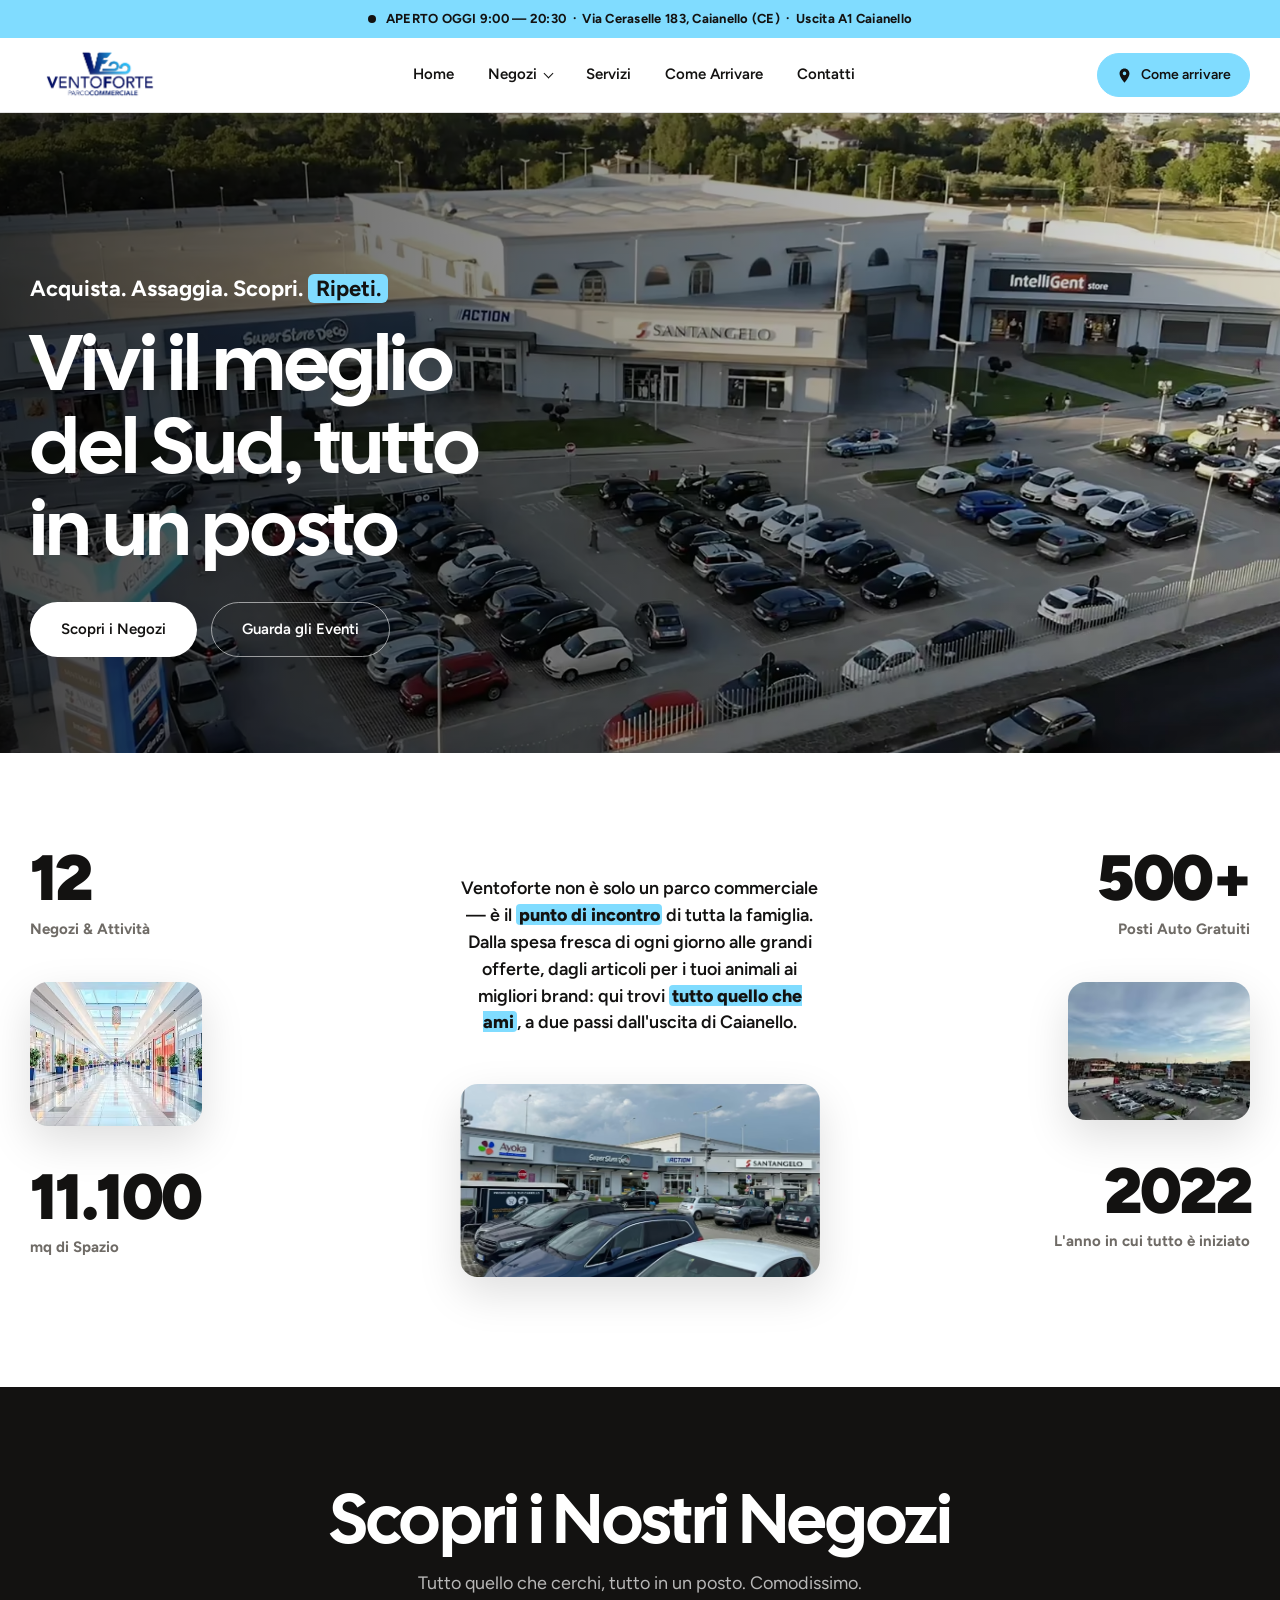
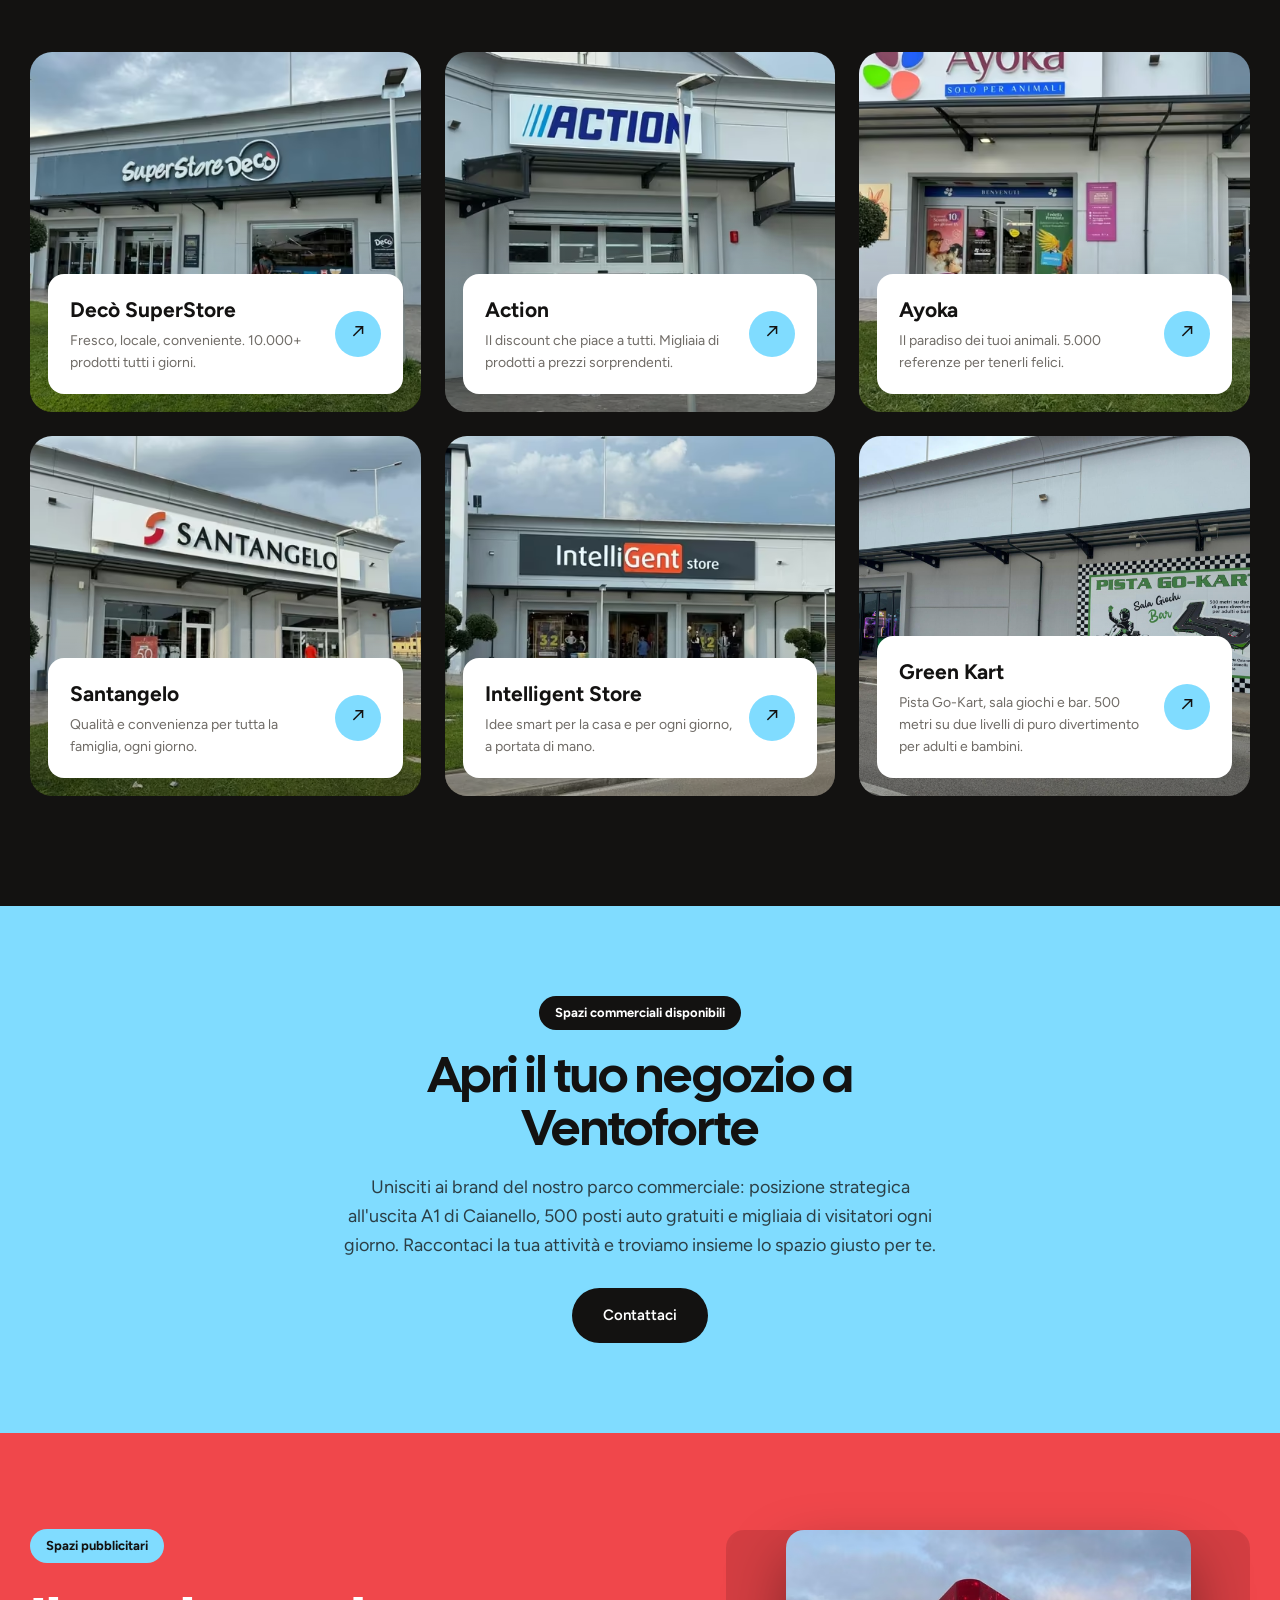
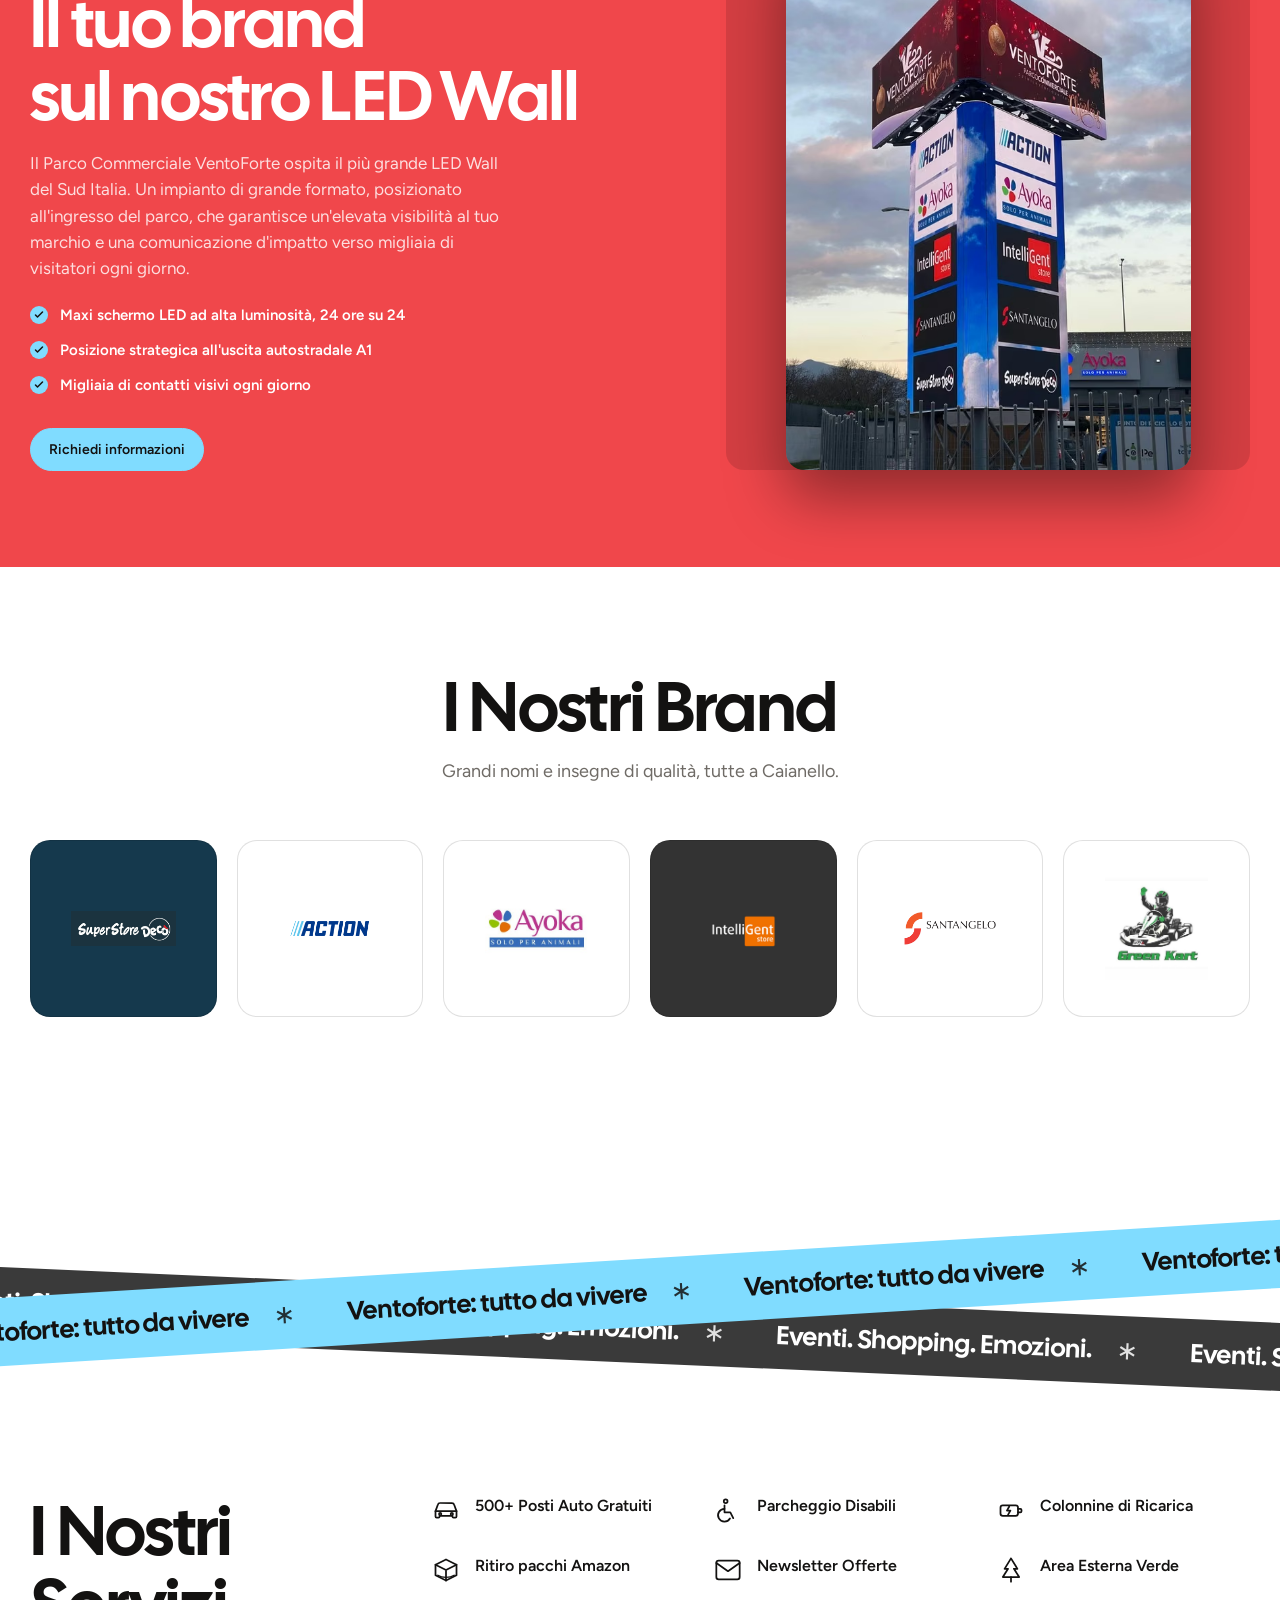
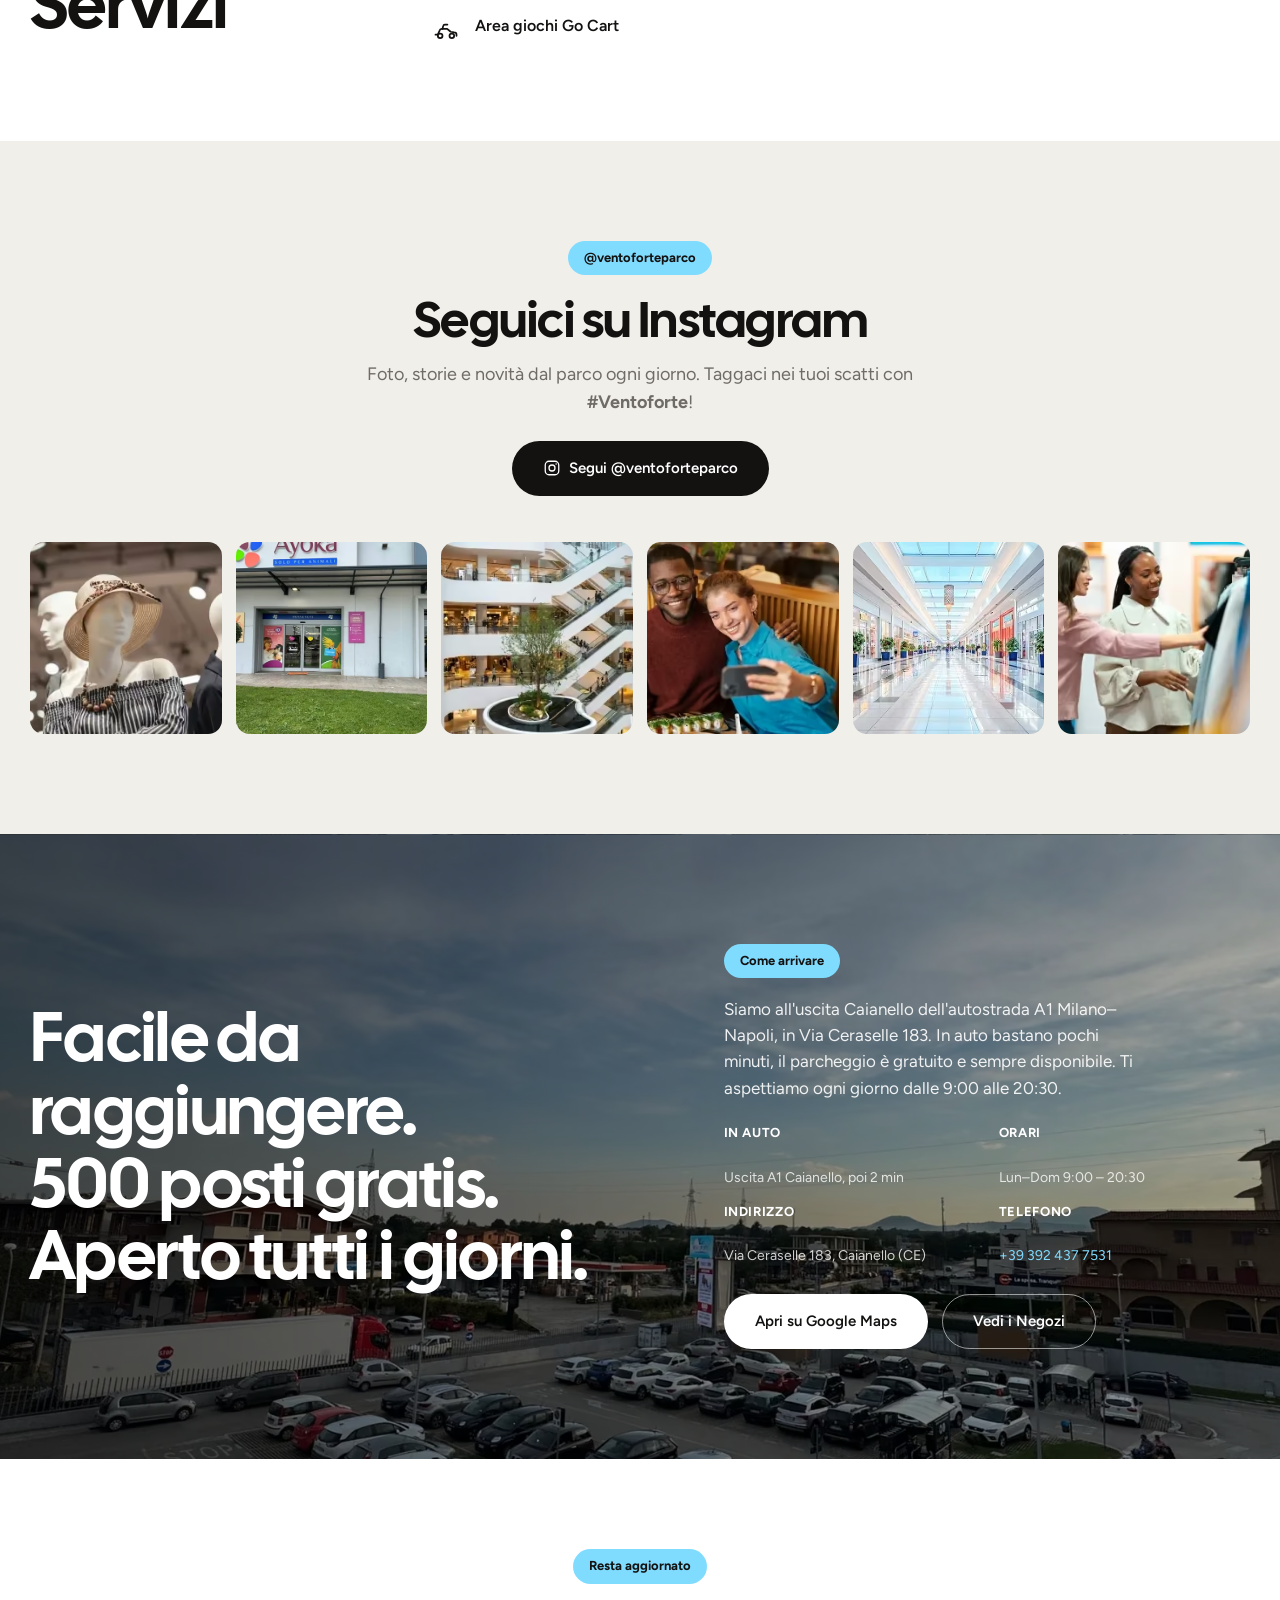
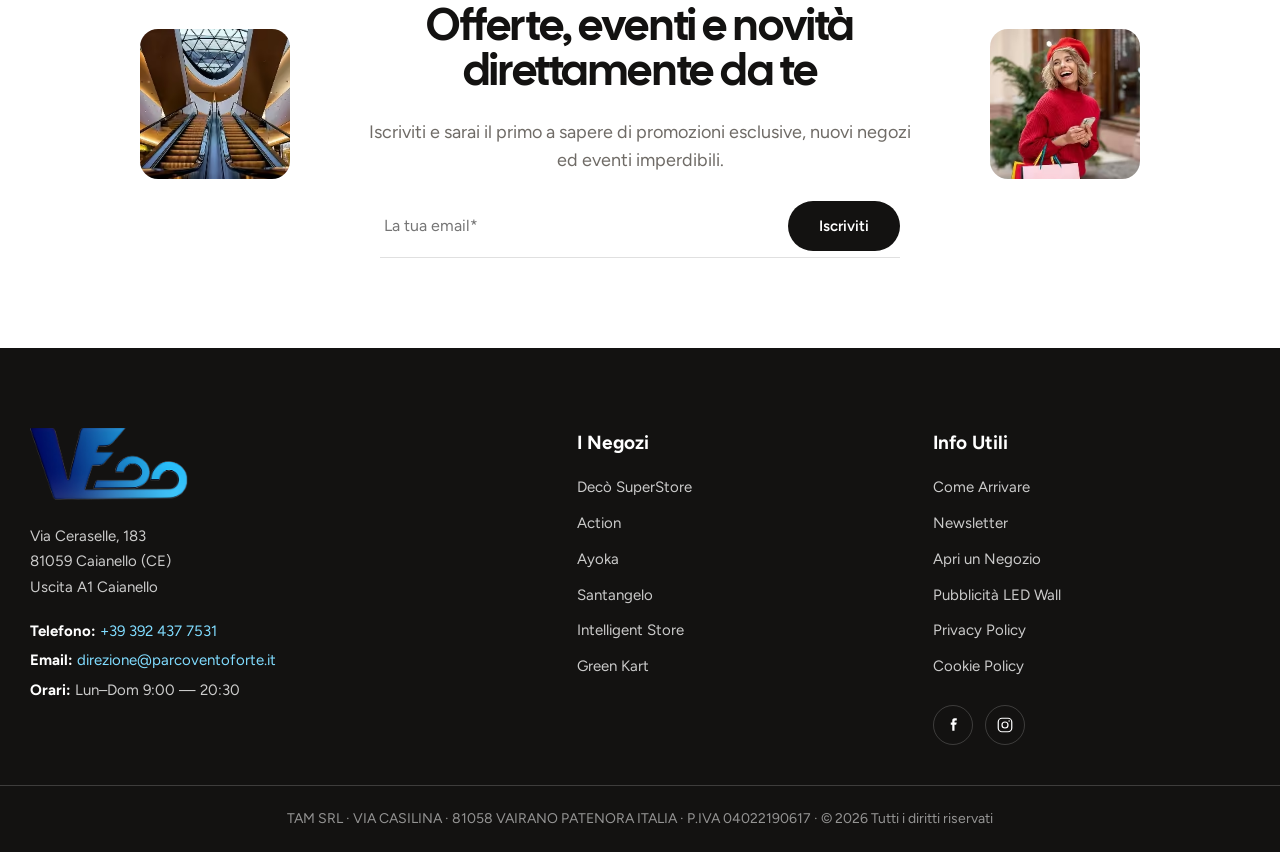
<file: index.html>
<!DOCTYPE html>
<html lang="it">
<head>
<meta charset="UTF-8" />
<meta name="viewport" content="width=device-width, initial-scale=1.0" />
<title>Ventoforte — Parco Commerciale | Caianello (CE)</title>
<meta name="description" content="Ventoforte Parco Commerciale a Caianello. Supermercato Decò, Action, Ayoka e tanti altri negozi. Uscita A1 Caianello — 500 posti auto gratuiti." />
<link rel="icon" href="assets/logos/ventoforte-official.png" />
<link rel="preconnect" href="https://fonts.googleapis.com" />
<link rel="preconnect" href="https://fonts.gstatic.com" crossorigin />
<link href="https://fonts.googleapis.com/css2?family=Cal+Sans&family=Figtree:ital,wght@0,300..900;1,300..900&display=swap" rel="stylesheet" />
<link rel="stylesheet" href="css/styles.css?v=5" />
</head>
<body>

<!-- ================= TOP BAR ================= -->
<div class="topbar">
  <div class="container topbar__inner">
    <span class="topbar__dot"></span>
    <span>APERTO OGGI 9:00 — 20:30 &nbsp;·&nbsp; Via Ceraselle 183, Caianello (CE) &nbsp;·&nbsp; Uscita A1 Caianello</span>
  </div>
</div>

<!-- ================= HEADER ================= -->
<header class="header" id="header">
  <div class="container header__inner">
    <a href="#" class="header__logo" aria-label="Ventoforte Parco Commerciale">
      <img src="assets/logos/ventoforte-official.png" alt="Ventoforte Parco Commerciale" width="150" height="60" />
    </a>
    <nav class="nav" id="primaryNav">
      <a href="#" class="nav__link">Home</a>
      <a href="#negozi" class="nav__link nav__link--has">Negozi</a>
      <a href="#eventi" class="nav__link" style="display: none;">Eventi</a>
      <a href="#servizi" class="nav__link">Servizi</a>
      <a href="#info" class="nav__link">Come Arrivare</a>
      <a href="contatti.html" class="nav__link">Contatti</a>
    </nav>
    <div class="header__actions">
      <a href="https://maps.google.com/?q=Via+Ceraselle+183+Caianello" target="_blank" rel="noopener" class="btn btn--yellow header__tel">
        <svg viewBox="0 0 24 24" width="17" height="17" fill="currentColor" aria-hidden="true"><path d="M12 2C8.13 2 5 5.13 5 9c0 5.25 7 13 7 13s7-7.75 7-13c0-3.87-3.13-7-7-7zm0 9.5a2.5 2.5 0 1 1 0-5 2.5 2.5 0 0 1 0 5z"/></svg>
        Come arrivare
      </a>
      <button class="burger" id="burger" aria-label="Menu">
        <span></span><span></span><span></span>
      </button>
    </div>
  </div>
</header>

<main>

<!-- ================= HERO ================= -->
<section class="hero" id="home">
  <div class="hero__bg" style="background-image:url('assets/img/64-home-1.avif')"></div>
  <div class="hero__overlay"></div>
  <div class="container hero__inner">
    <div class="hero__content">
      <p class="hero__eyebrow reveal">Acquista. Assaggia. Scopri. <span class="tag-yellow">Ripeti.</span></p>
      <h1 class="hero__title reveal">Vivi il meglio<br>del Sud, tutto<br>in un posto</h1>
      <div class="hero__buttons reveal">
        <a href="#negozi" class="btn btn--light">Scopri i Negozi</a>
        <a href="#eventi" class="btn btn--ghost-light">Guarda gli Eventi</a>
      </div>
    </div>
  </div>
</section>

<!-- ================= STATS + INTRO ================= -->
<section class="stats">
  <div class="container">
    <div class="stats__inner">

      <!-- colonna sinistra -->
      <div class="stats__col stats__col--l reveal">
        <div class="stat">
          <div class="stat__num">12</div>
          <div class="stat__label">Negozi &amp; Attività</div>
        </div>
        <img src="assets/img/64-home-2.avif" class="stat__photo stat__photo--a" alt="Interni del parco" />
        <div class="stat">
          <div class="stat__num">11.100</div>
          <div class="stat__label">mq di Spazio</div>
        </div>
      </div>

      <!-- colonna centrale -->
      <div class="stats__col stats__col--c reveal">
        <p class="stats__intro">Ventoforte non è solo un parco commerciale — è il <mark>punto di incontro</mark> di tutta la famiglia. Dalla spesa fresca di ogni giorno alle grandi offerte, dagli articoli per i tuoi animali ai migliori brand: qui trovi <mark>tutto quello che ami</mark>, a due passi dall'uscita di Caianello.</p>
        <img src="assets/img/64-home-3.avif" class="stat__photo stat__photo--b" alt="Famiglie a Ventoforte" />
      </div>

      <!-- colonna destra -->
      <div class="stats__col stats__col--r reveal">
        <div class="stat">
          <div class="stat__num">500<span>+</span></div>
          <div class="stat__label">Posti Auto Gratuiti</div>
        </div>
        <img src="assets/img/64-home-4.avif" class="stat__photo stat__photo--c" alt="Esterno del parco" />
        <div class="stat">
          <div class="stat__num">2022</div>
          <div class="stat__label">L'anno in cui tutto è iniziato</div>
        </div>
      </div>

    </div>
  </div>
</section>

<!-- ================= SCOPRI I NEGOZI ================= -->
<section class="visit" id="negozi">
  <div class="container">
    <h2 class="section-title section-title--light center reveal">Scopri i Nostri Negozi</h2>
    <p class="muted-light center reveal" style="margin-top:14px">Tutto quello che cerchi, tutto in un posto. Comodissimo.</p>
    <div class="visit__grid">
      <article class="visit-card reveal" style="background-image:url('assets/img/64-home-5.avif')">
        <div class="visit-card__panel">
          <div>
            <h3>Decò SuperStore</h3>
            <p>Fresco, locale, conveniente. 10.000+ prodotti tutti i giorni.</p>
          </div>
          <a href="deco-superstore.html" class="arrow-btn" aria-label="Scopri Decò SuperStore">↗</a>
        </div>
      </article>
      <article class="visit-card reveal" style="background-image:url('assets/img/64-home-6.avif')">
        <div class="visit-card__panel">
          <div>
            <h3>Action</h3>
            <p>Il discount che piace a tutti. Migliaia di prodotti a prezzi sorprendenti.</p>
          </div>
          <a href="action.html" class="arrow-btn" aria-label="Scopri Action">↗</a>
        </div>
      </article>
      <article class="visit-card reveal" style="background-image:url('assets/img/64-home-7.avif')">
        <div class="visit-card__panel">
          <div>
            <h3>Ayoka</h3>
            <p>Il paradiso dei tuoi animali. 5.000 referenze per tenerli felici.</p>
          </div>
          <a href="ayoka.html" class="arrow-btn" aria-label="Scopri Ayoka">↗</a>
        </div>
      </article>
      <article class="visit-card reveal" style="background-image:url('assets/img/64-home-8.avif')">
        <div class="visit-card__panel">
          <div>
            <h3>Santangelo</h3>
            <p>Qualità e convenienza per tutta la famiglia, ogni giorno.</p>
          </div>
          <a href="santangelo.html" class="arrow-btn" aria-label="Scopri Santangelo">↗</a>
        </div>
      </article>
      <article class="visit-card reveal" style="background-image:url('assets/img/64-home-intelligent.avif')">
        <div class="visit-card__panel">
          <div>
            <h3>Intelligent Store</h3>
            <p>Idee smart per la casa e per ogni giorno, a portata di mano.</p>
          </div>
          <a href="intelligent-store.html" class="arrow-btn" aria-label="Scopri Intelligent Store">↗</a>
        </div>
      </article>
      <article class="visit-card reveal" style="background-image:url('assets/img/greenkart.jpeg')">
        <div class="visit-card__panel">
          <div>
            <h3>Green Kart</h3>
            <p>Pista Go-Kart, sala giochi e bar. 500 metri su due livelli di puro divertimento per adulti e bambini.</p>
          </div>
          <a href="greenkart.html" class="arrow-btn" aria-label="Scopri Green Kart">↗</a>
        </div>
      </article>
    </div>
  </div>

  <!-- ================= EVENTI ================= -->
  <div class="container events" id="eventi" style="display: none;">
    <div class="events__head reveal">
      <div>
        <h2 class="section-title section-title--light">Feste &amp; Appuntamenti</h2>
        <p class="muted-light">Ogni stagione porta qualcosa di nuovo da vivere insieme.</p>
      </div>
      <a href="#newsletter" class="btn btn--ghost-light">Iscriviti alla Newsletter</a>
    </div>

    <div class="events__viewport">
      <div class="events__track" id="eventsTrack">

        <article class="event-card">
          <div class="event-card__img" style="background-image:url('assets/img/event-1.avif')">
            <span class="cat-tag">ANNIVERSARIO</span>
          </div>
          <div class="event-card__body">
            <span class="date"><svg viewBox="0 0 24 24" width="15" height="15" fill="none" stroke="currentColor" stroke-width="1.6"><circle cx="12" cy="12" r="9"/><path d="M12 7v5l3 2"/></svg>2 Agosto 2025</span>
            <h3>3° Compleanno Ventoforte 🎉</h3>
            <p>Degustazioni, animazioni, spettacoli e musica live con Arteteca. Dalle 10:00!</p>
            <a href="#" class="btn btn--ghost-dark btn--sm">Scopri i dettagli ↗</a>
          </div>
        </article>

        <article class="event-card">
          <div class="event-card__img" style="background-image:url('assets/img/event-2.avif')">
            <span class="cat-tag">ESTATE</span>
          </div>
          <div class="event-card__body">
            <span class="date"><svg viewBox="0 0 24 24" width="15" height="15" fill="none" stroke="currentColor" stroke-width="1.6"><circle cx="12" cy="12" r="9"/><path d="M12 7v5l3 2"/></svg>Luglio 2026</span>
            <h3>Estate a Ventoforte</h3>
            <p>Musica, street food, animazione per bambini e tante sorprese per tutta la famiglia.</p>
            <a href="#" class="btn btn--ghost-dark btn--sm">Scopri i dettagli ↗</a>
          </div>
        </article>

        <article class="event-card">
          <div class="event-card__img" style="background-image:url('assets/img/event-5.avif')">
            <span class="cat-tag">OFFERTE</span>
          </div>
          <div class="event-card__body">
            <span class="date"><svg viewBox="0 0 24 24" width="15" height="15" fill="none" stroke="currentColor" stroke-width="1.6"><circle cx="12" cy="12" r="9"/><path d="M12 7v5l3 2"/></svg>Ogni settimana</span>
            <h3>Offerte della Settimana da Decò</h3>
            <p>Ogni lunedì nuove promozioni sul fresco, le specialità locali e i prodotti del territorio.</p>
            <a href="#" class="btn btn--ghost-dark btn--sm">Vedi le offerte ↗</a>
          </div>
        </article>

        <article class="event-card">
          <div class="event-card__img" style="background-image:url('assets/img/event-3.avif')">
            <span class="cat-tag">ANNIVERSARIO</span>
          </div>
          <div class="event-card__body">
            <span class="date"><svg viewBox="0 0 24 24" width="15" height="15" fill="none" stroke="currentColor" stroke-width="1.6"><circle cx="12" cy="12" r="9"/><path d="M12 7v5l3 2"/></svg>28 Luglio 2024</span>
            <h3>2° Compleanno con Aka 7even 🎤</h3>
            <p>Una serata indimenticabile con musica live, sconti speciali e intrattenimento per i bimbi.</p>
            <a href="#" class="btn btn--ghost-dark btn--sm">Rivivi la festa ↗</a>
          </div>
        </article>

        <article class="event-card">
          <div class="event-card__img" style="background-image:url('assets/img/event-4.avif')">
            <span class="cat-tag">FAMIGLIA</span>
          </div>
          <div class="event-card__body">
            <span class="date"><svg viewBox="0 0 24 24" width="15" height="15" fill="none" stroke="currentColor" stroke-width="1.6"><circle cx="12" cy="12" r="9"/><path d="M12 7v5l3 2"/></svg>Ogni mese</span>
            <h3>Domeniche in Famiglia</h3>
            <p>Laboratori creativi, giochi e animazione per i più piccoli. L'ingresso è sempre gratuito!</p>
            <a href="#" class="btn btn--ghost-dark btn--sm">Scopri il programma ↗</a>
          </div>
        </article>

        <article class="event-card">
          <div class="event-card__img" style="background-image:url('assets/img/event-6.avif')">
            <span class="cat-tag">INAUGURAZIONE</span>
          </div>
          <div class="event-card__body">
            <span class="date"><svg viewBox="0 0 24 24" width="15" height="15" fill="none" stroke="currentColor" stroke-width="1.6"><circle cx="12" cy="12" r="9"/><path d="M12 7v5l3 2"/></svg>25 Luglio 2022</span>
            <h3>Il giorno in cui tutto è iniziato</h3>
            <p>Tre anni fa aprivamo le porte per la prima volta. Grazie a tutti voi che ci avete scelto fin da subito.</p>
            <a href="#" class="btn btn--ghost-dark btn--sm">La nostra storia ↗</a>
          </div>
        </article>

      </div>
    </div>
    <div class="events__nav">
      <button class="round-btn" id="evPrev" aria-label="Precedente">‹</button>
      <button class="round-btn" id="evNext" aria-label="Successivo">›</button>
    </div>
  </div>
</section>

<!-- ================= APRI IL TUO NEGOZIO ================= -->
<section class="open-store" id="apri-negozio">
  <div class="container open-store__inner reveal">
    <span class="eyebrow-tag eyebrow-tag--dark">Spazi commerciali disponibili</span>
    <h2 class="section-title">Apri il tuo negozio a Ventoforte</h2>
    <p>Unisciti ai brand del nostro parco commerciale: posizione strategica all'uscita A1 di Caianello, 500 posti auto gratuiti e migliaia di visitatori ogni giorno. Raccontaci la tua attività e troviamo insieme lo spazio giusto per te.</p>
    <a href="contatti.html" class="btn btn--dark">Contattaci</a>
  </div>
</section>

<!-- ================= PUBBLICITÀ / LED WALL ================= -->
<section class="adv" id="pubblicita">
  <div class="container adv__inner">
    <div class="adv__text reveal">
      <span class="eyebrow-tag">Spazi pubblicitari</span>
      <h2 class="section-title section-title--light">Il tuo brand<br>sul nostro LED Wall</h2>
      <p>Il Parco Commerciale VentoForte ospita il più grande LED Wall del Sud Italia. Un impianto di grande formato, posizionato all'ingresso del parco, che garantisce un'elevata visibilità al tuo marchio e una comunicazione d'impatto verso migliaia di visitatori ogni giorno.</p>
      <ul class="adv__points">
        <li>Maxi schermo LED ad alta luminosità, 24 ore su 24</li>
        <li>Posizione strategica all'uscita autostradale A1</li>
        <li>Migliaia di contatti visivi ogni giorno</li>
      </ul>
      <a href="pubblicita.html" class="btn btn--yellow">Richiedi informazioni</a>
    </div>

    <div class="adv__media reveal">
      <img src="assets/img/led-wall.avif" alt="Il totem LED Wall all'ingresso di Ventoforte" class="adv__photo" />
    </div>
  </div>
</section>

<!-- ================= I NOSTRI BRAND ================= -->
<section class="brands" id="brands">
  <div class="container">
    <h2 class="section-title center reveal">I Nostri Brand</h2>
    <p class="muted center reveal">Grandi nomi e insegne di qualità, tutte a Caianello.</p>
    <div class="brands__grid reveal">
      <div class="brand-card brand-card--deco">
        <img src="assets/logos/brand-deco.jpg" alt="SuperStore Decò" />
      </div>
      <div class="brand-card">
        <img src="assets/logos/brand-action.jpg" alt="Action" />
      </div>
      <div class="brand-card">
        <img src="assets/logos/brand-ayoka.jpg" alt="Ayoka" />
      </div>
      <div class="brand-card brand-card--dark">
        <img src="assets/logos/brand-intelligentstore.jpg" alt="IntelliGent Store" />
      </div>
      <div class="brand-card">
        <img src="assets/logos/brand-santangelo.jpg" alt="Santangelo" />
      </div>
      <div class="brand-card">
        <img src="assets/logos/brand-greenkart.jpg" alt="Green Kart" />
      </div>
    </div>
  </div>
</section>

<!-- ================= MAPPA DEL PARCO ================= -->
<section class="plan" style="display: none;">
  <div class="container plan__inner">
    <div class="plan__left reveal">
      <h2 class="section-title">Mappa del Parco</h2>
      <div class="plan__tabs" id="planTabs">
        <button class="pill is-active">Piano Terra</button>
        <button class="pill">Primo Piano</button>
      </div>
      <ul class="plan__list">
        <li>Decò SuperStore</li>
        <li>Action</li>
        <li>Ayoka</li>
        <li>Santangelo</li>
        <li>Intelligent Store</li>
        <li>Cassa automatica &amp; ATM</li>
        <li>Servizi igienici</li>
        <li>Punto informazioni</li>
      </ul>
      <a href="https://maps.google.com/?q=Via+Ceraselle+183+Caianello" target="_blank" rel="noopener" class="btn btn--dark">Apri su Google Maps</a>
    </div>
    <div class="plan__right reveal">
      <img src="assets/img/64-home-9.avif" alt="Interno Ventoforte" class="plan__map" />
      <img src="assets/img/64-home-10.avif" alt="Spazio accogliente" class="plan__inset" />
    </div>
  </div>
</section>

<!-- ================= MARQUEE ================= -->
<div class="marquee-wrap" aria-hidden="true">
  <div class="marquee marquee--yellow marquee--up">
    <div class="marquee__track">
      <span>Ventoforte: tutto da vivere <i>∗</i></span>
      <span>Ventoforte: tutto da vivere <i>∗</i></span>
      <span>Ventoforte: tutto da vivere <i>∗</i></span>
      <span>Ventoforte: tutto da vivere <i>∗</i></span>
      <span>Ventoforte: tutto da vivere <i>∗</i></span>
      <span>Ventoforte: tutto da vivere <i>∗</i></span>
    </div>
  </div>
  <div class="marquee marquee--dark marquee--down">
    <div class="marquee__track marquee__track--rev">
      <span>Eventi. Shopping. Emozioni. <i>∗</i></span>
      <span>Eventi. Shopping. Emozioni. <i>∗</i></span>
      <span>Eventi. Shopping. Emozioni. <i>∗</i></span>
      <span>Eventi. Shopping. Emozioni. <i>∗</i></span>
      <span>Eventi. Shopping. Emozioni. <i>∗</i></span>
      <span>Eventi. Shopping. Emozioni. <i>∗</i></span>
    </div>
  </div>
</div>

<!-- ================= SERVIZI ================= -->
<section class="services" id="servizi">
  <div class="container services__inner">
    <h2 class="section-title services__title reveal">I Nostri Servizi</h2>
    <ul class="services__grid reveal">
      <li><span class="svc-ico"><svg viewBox="0 0 24 24" fill="none" stroke="currentColor" stroke-width="1.5" stroke-linecap="round" stroke-linejoin="round"><path d="M3 13l2-5.5A2 2 0 0 1 6.9 6h10.2a2 2 0 0 1 1.9 1.5L21 13v4.5a1 1 0 0 1-1 1h-1.5a1 1 0 0 1-1-1V17H6.5v.5a1 1 0 0 1-1 1H4a1 1 0 0 1-1-1z"/><path d="M3 13h18"/><circle cx="7" cy="15.5" r="1"/><circle cx="17" cy="15.5" r="1"/></svg></span>500+ Posti Auto Gratuiti</li>
      <li><span class="svc-ico"><svg viewBox="0 0 24 24" fill="none" stroke="currentColor" stroke-width="1.5" stroke-linecap="round" stroke-linejoin="round"><circle cx="10" cy="4.5" r="1.6"/><path d="M9 8v6h5l2.5 5"/><path d="M9 11a5.5 5.5 0 1 0 4.7 8.3"/></svg></span>Parcheggio Disabili</li>
      <li><span class="svc-ico"><svg viewBox="0 0 24 24" fill="none" stroke="currentColor" stroke-width="1.5" stroke-linecap="round" stroke-linejoin="round"><rect x="3" y="8" width="15" height="9" rx="2"/><path d="M18 11h2a1 1 0 0 1 1 1v1a1 1 0 0 1-1 1h-2"/><path d="m10.5 9-2 3.5h3L9.5 16"/></svg></span>Colonnine di Ricarica</li>
      <li><span class="svc-ico"><svg viewBox="0 0 24 24" fill="none" stroke="currentColor" stroke-width="1.5" stroke-linecap="round" stroke-linejoin="round"><path d="M3 7.5 12 3l9 4.5v9L12 21l-9-4.5z"/><path d="M3 7.5 12 12l9-4.5M12 12v9"/><path d="M5 16.5a9 5 0 0 0 14 0" stroke-width="1.2"/></svg></span>Ritiro pacchi Amazon</li>
      <li><span class="svc-ico"><svg viewBox="0 0 24 24" fill="none" stroke="currentColor" stroke-width="1.5" stroke-linecap="round" stroke-linejoin="round"><path d="M4 4h16c1.1 0 2 .9 2 2v12c0 1.1-.9 2-2 2H4c-1.1 0-2-.9-2-2V6c0-1.1.9-2 2-2z"/><polyline points="22,6 12,13 2,6"/></svg></span>Newsletter Offerte</li>
      <li><span class="svc-ico"><svg viewBox="0 0 24 24" fill="none" stroke="currentColor" stroke-width="1.5" stroke-linecap="round" stroke-linejoin="round"><path d="M12 2 6.5 11h3L5 18h14l-4.5-7h3z"/><line x1="12" y1="18" x2="12" y2="22"/></svg></span>Area Esterna Verde</li>
      <li><span class="svc-ico"><svg viewBox="0 0 24 24" fill="none" stroke="currentColor" stroke-width="1.5" stroke-linecap="round" stroke-linejoin="round"><path d="M3 16h2l1.5-3.5A2 2 0 0 1 8.3 11H13l3 2.5 3 .5a2 2 0 0 1 2 2v1"/><path d="M9 11l.6-2.5A1.5 1.5 0 0 1 11 7.3h2.2"/><circle cx="7" cy="17" r="2"/><circle cx="17" cy="17" r="2"/></svg></span>Area giochi Go Cart</li>
    </ul>
  </div>
</section>

<!-- ================= INSTAGRAM ================= -->
<section class="instagram" id="instagram">
  <div class="container">
    <div class="ig__head reveal">
      <span class="eyebrow-tag">@ventoforteparco</span>
      <h2 class="section-title center">Seguici su Instagram</h2>
      <p class="muted center">Foto, storie e novità dal parco ogni giorno. Taggaci nei tuoi scatti con <strong>#Ventoforte</strong>!</p>
      <a href="https://www.instagram.com/ventoforteparco/" target="_blank" rel="noopener" class="btn btn--dark ig__follow">
        <svg viewBox="0 0 24 24" width="18" height="18" fill="none" stroke="currentColor" stroke-width="1.7"><rect x="3" y="3" width="18" height="18" rx="5"/><circle cx="12" cy="12" r="4"/><circle cx="17.5" cy="6.5" r="1" fill="currentColor" stroke="none"/></svg>
        Segui @ventoforteparco
      </a>
    </div>

    <!-- ░░░░░░░░░░░░░░░░░░░░░░░░░░░░░░░░░░░░░░░░░░░░░░░░░░░░░░░░░░░░░░░░░
         FEED INSTAGRAM
         Incolla qui sotto il codice del widget LightWidget (gratis).
         Istruzioni passo-passo in:  GUIDA-INSTAGRAM.md
         Poi cancella la griglia di anteprima ".ig__preview" qui sotto.
         ░░░░░░░░░░░░░░░░░░░░░░░░░░░░░░░░░░░░░░░░░░░░░░░░░░░░░░░░░░░░░░░░░ -->
    <div class="ig__feed reveal" id="instagram-feed">

      <!-- ▼▼▼ ANTEPRIMA TEMPORANEA — sostituiscila con il widget ▼▼▼ -->
      <div class="ig__preview">
        <a href="https://www.instagram.com/ventoforteparco/" target="_blank" rel="noopener" class="ig__tile"><img src="assets/img/blog-1.avif" alt="Instagram Ventoforte" loading="lazy" /><span class="ig__ico"></span></a>
        <a href="https://www.instagram.com/ventoforteparco/" target="_blank" rel="noopener" class="ig__tile"><img src="assets/img/64-home-7.avif" alt="Instagram Ventoforte" loading="lazy" /><span class="ig__ico"></span></a>
        <a href="https://www.instagram.com/ventoforteparco/" target="_blank" rel="noopener" class="ig__tile"><img src="assets/img/blog-2.avif" alt="Instagram Ventoforte" loading="lazy" /><span class="ig__ico"></span></a>
        <a href="https://www.instagram.com/ventoforteparco/" target="_blank" rel="noopener" class="ig__tile"><img src="assets/img/blog-3.avif" alt="Instagram Ventoforte" loading="lazy" /><span class="ig__ico"></span></a>
        <a href="https://www.instagram.com/ventoforteparco/" target="_blank" rel="noopener" class="ig__tile"><img src="assets/img/64-home-2.avif" alt="Instagram Ventoforte" loading="lazy" /><span class="ig__ico"></span></a>
        <a href="https://www.instagram.com/ventoforteparco/" target="_blank" rel="noopener" class="ig__tile"><img src="assets/img/blog-4.avif" alt="Instagram Ventoforte" loading="lazy" /><span class="ig__ico"></span></a>
      </div>
      <!-- ▲▲▲ FINE ANTEPRIMA ▲▲▲ -->

    </div>
  </div>
</section>

<!-- ================= COME ARRIVARE ================= -->
<section class="access" id="info">
  <div class="access__bg" style="background-image:url('assets/img/64-home-11.avif')"></div>
  <div class="access__overlay"></div>
  <div class="container access__inner">
    <div class="access__left reveal">
      <h2 class="section-title section-title--light">Facile da raggiungere.<br>500 posti gratis.<br>Aperto tutti i giorni.</h2>
    </div>
    <div class="access__right reveal">
      <span class="eyebrow-tag">Come arrivare</span>
      <p>Siamo all'uscita Caianello dell'autostrada A1 Milano–Napoli, in Via Ceraselle 183. In auto bastano pochi minuti, il parcheggio è gratuito e sempre disponibile. Ti aspettiamo ogni giorno dalle 9:00 alle 20:30.</p>
      <div class="access__info-grid">
        <div class="access__info-item">
          <strong>In auto</strong><br>Uscita A1 Caianello, poi 2 min
        </div>
        <div class="access__info-item">
          <strong>Orari</strong><br>Lun–Dom 9:00 – 20:30
        </div>
        <div class="access__info-item">
          <strong>Indirizzo</strong><br>Via Ceraselle 183, Caianello (CE)
        </div>
        <div class="access__info-item">
          <strong>Telefono</strong><br><a href="tel:+393924377531" style="color:var(--yellow)">+39 392 437 7531</a>
        </div>
      </div>
      <div class="access__buttons">
        <a href="https://maps.google.com/?q=Via+Ceraselle+183+Caianello" target="_blank" rel="noopener" class="btn btn--light">Apri su Google Maps</a>
        <a href="#negozi" class="btn btn--ghost-light">Vedi i Negozi</a>
      </div>
    </div>
  </div>
</section>

<!-- ================= NEWSLETTER ================= -->
<section class="newsletter" id="newsletter">
  <div class="container newsletter__inner">
    <img src="assets/img/64-home-13.avif" alt="" class="newsletter__img newsletter__img--l" />
    <div class="newsletter__center reveal">
      <span class="eyebrow-tag">Resta aggiornato</span>
      <h2 class="section-title center">Offerte, eventi e novità<br>direttamente da te</h2>
      <p class="muted center" style="margin-bottom:26px">Iscriviti e sarai il primo a sapere di promozioni esclusive, nuovi negozi ed eventi imperdibili.</p>
      <form class="newsletter__form" id="newsletterForm" action="php/newsletter.php" method="post" novalidate>
        <input type="email" name="email" placeholder="La tua email*" required aria-label="Email" />
        <input type="text" name="website" class="hp" tabindex="-1" autocomplete="off" aria-hidden="true" />
        <button type="submit" class="btn btn--dark">Iscriviti</button>
      </form>
    </div>
    <img src="assets/img/64-home-12.avif" alt="" class="newsletter__img newsletter__img--r" />
  </div>
</section>

</main>

<!-- ================= FOOTER ================= -->
<footer class="footer">
  <div class="container footer__top">
    <div class="footer__col footer__brand">
      <img src="assets/logos/ventoforte-footer-icon.png" alt="Ventoforte" class="footer__logo" />
      <address>
        Via Ceraselle, 183<br />
        81059 Caianello (CE)<br />
        Uscita A1 Caianello
      </address>
      <p class="footer__contact"><strong>Telefono:</strong> <a href="tel:+393924377531">+39 392 437 7531</a></p>
      <p class="footer__contact"><strong>Email:</strong> <a href="mailto:direzione@parcoventoforte.it">direzione@parcoventoforte.it</a></p>
      <p class="footer__hours"><strong>Orari:</strong> Lun–Dom 9:00 — 20:30</p>
    </div>
    <div class="footer__col">
      <h4>I Negozi</h4>
      <ul>
        <li><a href="#">Decò SuperStore</a></li>
        <li><a href="#">Action</a></li>
        <li><a href="#">Ayoka</a></li>
        <li><a href="#">Santangelo</a></li>
        <li><a href="#">Intelligent Store</a></li>
        <li><a href="greenkart.html">Green Kart</a></li>
      </ul>
    </div>
    <div class="footer__col">
      <h4>Info Utili</h4>
      <ul>
        <li><a href="#info">Come Arrivare</a></li>
        <li><a href="#newsletter">Newsletter</a></li>
        <li><a href="contatti.html">Apri un Negozio</a></li>
        <li><a href="pubblicita.html">Pubblicità LED Wall</a></li>
        <li><a href="privacy.html">Privacy Policy</a></li>
        <li><a href="cookie.html">Cookie Policy</a></li>
      </ul>
      <div class="footer__social">
        <a href="https://www.facebook.com/p/VentoForte-Parco-Commerciale-100090333679022/" target="_blank" rel="noopener" aria-label="Facebook">
          <svg viewBox="0 0 24 24" width="18" height="18" fill="currentColor"><path d="M14 8.5V7c0-.7.5-1 1-1h2V3h-3c-2.2 0-3 1.5-3 3.5v2H9v3h2v8h3v-8h2.2l.8-3z"/></svg>
        </a>
        <a href="https://www.instagram.com/ventoforteparco/" target="_blank" rel="noopener" aria-label="Instagram">
          <svg viewBox="0 0 24 24" width="18" height="18" fill="none" stroke="currentColor" stroke-width="1.6"><rect x="3" y="3" width="18" height="18" rx="5"/><circle cx="12" cy="12" r="4"/><circle cx="17.5" cy="6.5" r="1" fill="currentColor" stroke="none"/></svg>
        </a>
      </div>
    </div>
  </div>

  <div class="footer__bottom">
    <div class="container" style="text-align:center">TAM SRL · VIA CASILINA · 81058 VAIRANO PATENORA ITALIA · P.IVA 04022190617 · © 2026 Tutti i diritti riservati</div>
  </div>
</footer>

<!-- back to top -->
<button class="to-top" id="toTop" aria-label="Torna su">
  <svg viewBox="0 0 24 24" width="20" height="20" fill="none" stroke="currentColor" stroke-width="2"><path d="m6 14 6-6 6 6"/></svg>
</button>

<!-- popup newsletter -->
<div class="popup" id="popup" aria-hidden="true">
  <div class="popup__box">
    <button class="popup__close" id="popupClose" aria-label="Chiudi">×</button>
    <span class="eyebrow-tag">Resta aggiornato</span>
    <h3>Offerte ed eventi<br>direttamente da te</h3>
    <p style="font-size:15px;color:#6F6B66;margin-bottom:20px">Iscriviti gratis. Solo le cose che ti interessano davvero!</p>
    <form class="popup__form" id="popupForm" action="php/newsletter.php" method="post" novalidate>
      <input type="email" name="email" placeholder="La tua email*" required aria-label="Email" />
      <input type="text" name="website" class="hp" tabindex="-1" autocomplete="off" aria-hidden="true" />
      <button type="submit" class="btn btn--dark">Iscriviti gratis</button>
    </form>
  </div>
</div>

<script src="js/main.js"></script>
</body>
</html>
</file>
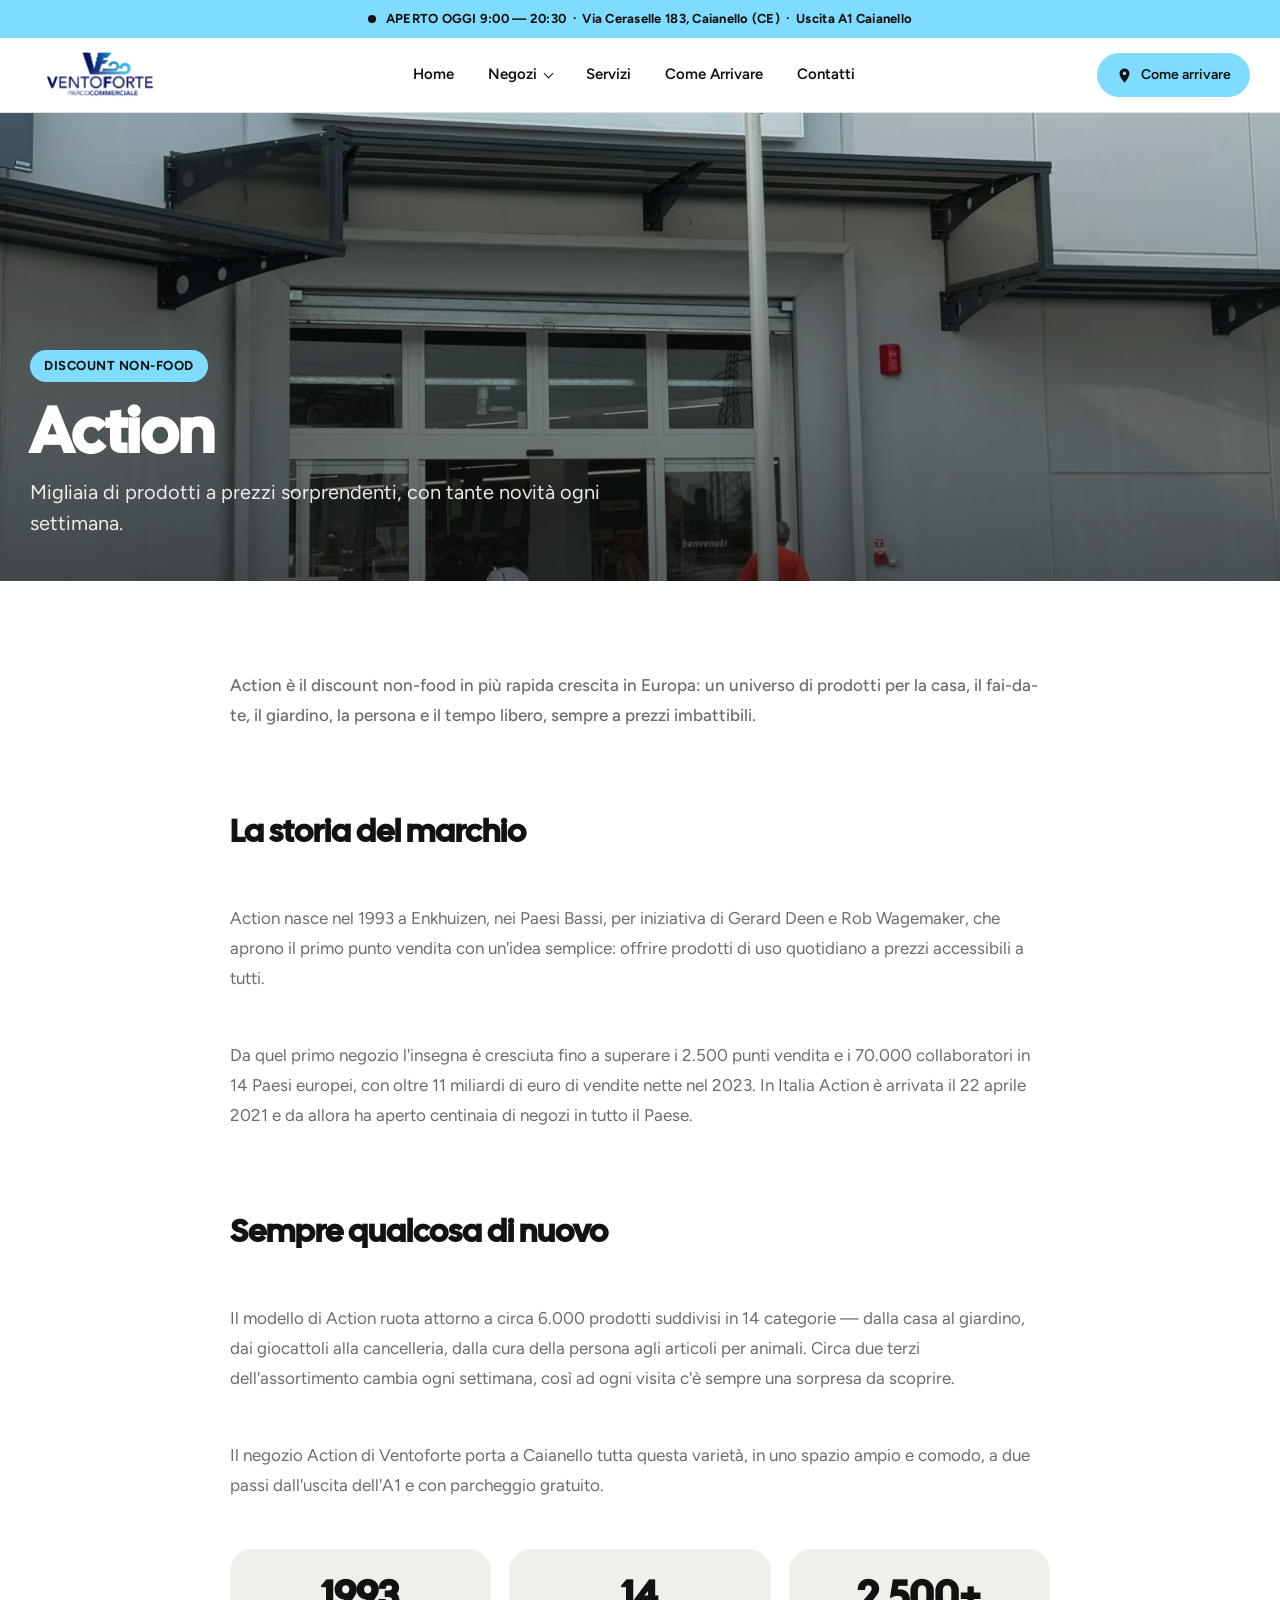
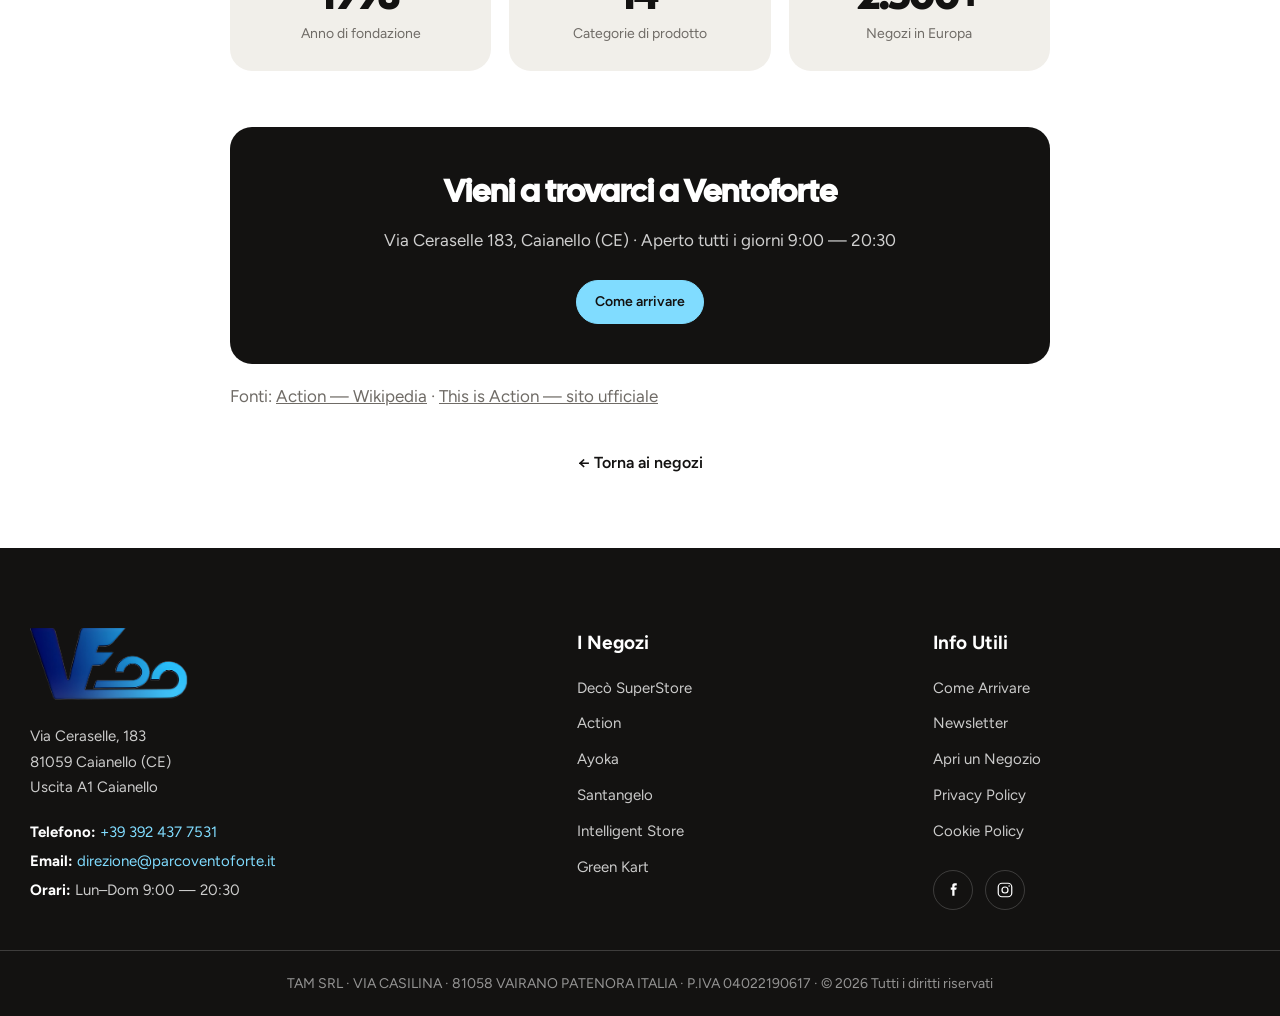
<file: action.html>
<!DOCTYPE html>
<html lang="it">
<head>
<meta charset="UTF-8" />
<meta name="viewport" content="width=device-width, initial-scale=1.0" />
<title>Action — Ventoforte Parco Commerciale | Caianello (CE)</title>
<meta name="description" content="La storia di Action, il discount non-food in più rapida crescita in Europa, e il negozio Action del Parco Commerciale Ventoforte a Caianello." />
<link rel="icon" href="assets/logos/ventoforte-official.png" />
<link rel="preconnect" href="https://fonts.googleapis.com" />
<link rel="preconnect" href="https://fonts.gstatic.com" crossorigin />
<link href="https://fonts.googleapis.com/css2?family=Cal+Sans&family=Figtree:ital,wght@0,300..900;1,300..900&display=swap" rel="stylesheet" />
<link rel="stylesheet" href="css/styles.css?v=5" />
<style>
  .store-hero{position:relative;margin-top:0}
  .store-hero__img{width:100%;height:clamp(320px,52vh,580px);object-fit:cover;display:block}
  .store-hero__overlay{position:absolute;inset:0;background:linear-gradient(180deg,rgba(19,18,17,.15) 0%,rgba(19,18,17,.65) 100%)}
  .store-hero__inner{position:absolute;left:0;right:0;bottom:0;padding-bottom:42px}
  .store-hero__eyebrow{display:inline-block;background:var(--yellow);color:var(--ink);font-weight:700;font-size:13px;letter-spacing:.04em;text-transform:uppercase;padding:6px 14px;border-radius:999px;margin-bottom:16px}
  .store-hero__title{font-family:var(--font-display);color:#fff;font-size:clamp(34px,6vw,64px);line-height:1.02;margin:0}
  .store-hero__sub{color:rgba(255,255,255,.9);font-size:clamp(16px,2vw,20px);margin-top:14px;max-width:640px}

  .store-body{padding:72px 0}
  .store-grid{display:grid;grid-template-columns:1fr;gap:30px;max-width:820px;margin-inline:auto}
  .store-lead{font-size:clamp(19px,2.4vw,24px);line-height:1.5;color:var(--ink);font-weight:500}
  .store-body p{font-size:17px;line-height:1.75;color:var(--muted);margin-top:18px}
  .store-body h2{font-family:var(--font-display);font-size:clamp(24px,3vw,32px);color:var(--ink);margin-top:46px}

  .store-stats{display:grid;grid-template-columns:repeat(3,1fr);gap:18px;max-width:820px;margin:48px auto 0}
  .store-stat{background:var(--cream);border-radius:var(--radius);padding:26px 22px;text-align:center}
  .store-stat b{display:block;font-family:var(--font-display);font-size:clamp(28px,4vw,40px);color:var(--ink);line-height:1}
  .store-stat span{display:block;margin-top:8px;font-size:14px;color:var(--muted)}

  .store-cta{max-width:820px;margin:56px auto 0;background:var(--ink);border-radius:var(--radius);padding:40px 34px;text-align:center}
  .store-cta h3{font-family:var(--font-display);color:#fff;font-size:clamp(24px,3vw,32px);margin:0 0 10px}
  .store-cta p{color:rgba(255,255,255,.8);margin:0 0 24px}
  .store-back{display:inline-flex;align-items:center;gap:8px;margin-top:40px;font-weight:600;color:var(--ink)}
  .store-source{max-width:820px;margin:40px auto 0;font-size:13px;color:var(--muted);line-height:1.7}
  .store-source a{color:var(--muted);text-decoration:underline}
  @media (max-width:640px){.store-stats{grid-template-columns:1fr}}
</style>
</head>
<body>

<!-- ================= TOP BAR ================= -->
<div class="topbar">
  <div class="container topbar__inner">
    <span class="topbar__dot"></span>
    <span>APERTO OGGI 9:00 — 20:30 &nbsp;·&nbsp; Via Ceraselle 183, Caianello (CE) &nbsp;·&nbsp; Uscita A1 Caianello</span>
  </div>
</div>

<header class="header" id="header">
  <div class="container header__inner">
    <a href="index.html" class="header__logo" aria-label="Ventoforte Parco Commerciale">
      <img src="assets/logos/ventoforte-official.png" alt="Ventoforte Parco Commerciale" width="150" height="60" />
    </a>
    <nav class="nav" id="primaryNav">
      <a href="index.html" class="nav__link">Home</a>
      <a href="index.html#negozi" class="nav__link nav__link--has">Negozi</a>
      <a href="index.html#servizi" class="nav__link">Servizi</a>
      <a href="index.html#info" class="nav__link">Come Arrivare</a>
      <a href="contatti.html" class="nav__link">Contatti</a>
    </nav>
    <div class="header__actions">
      <a href="https://maps.google.com/?q=Via+Ceraselle+183+Caianello" target="_blank" rel="noopener" class="btn btn--yellow header__tel">
        <svg viewBox="0 0 24 24" width="17" height="17" fill="currentColor" aria-hidden="true"><path d="M12 2C8.13 2 5 5.13 5 9c0 5.25 7 13 7 13s7-7.75 7-13c0-3.87-3.13-7-7-7zm0 9.5a2.5 2.5 0 1 1 0-5 2.5 2.5 0 0 1 0 5z"/></svg>
        Come arrivare
      </a>
      <button class="burger" id="burger" aria-label="Menu"><span></span><span></span><span></span></button>
    </div>
  </div>
</header>

<main>
  <section class="store-hero">
    <img src="assets/img/action.avif" alt="Negozio Action al Parco Commerciale Ventoforte" class="store-hero__img" />
    <div class="store-hero__overlay"></div>
    <div class="container store-hero__inner">
      <span class="store-hero__eyebrow">Discount non-food</span>
      <h1 class="store-hero__title">Action</h1>
      <p class="store-hero__sub">Migliaia di prodotti a prezzi sorprendenti, con tante novità ogni settimana.</p>
    </div>
  </section>

  <section class="store-body">
    <div class="container">
      <div class="store-grid">
        <p class="store-lead">Action è il discount non-food in più rapida crescita in Europa: un universo di prodotti per la casa, il fai-da-te, il giardino, la persona e il tempo libero, sempre a prezzi imbattibili.</p>

        <h2>La storia del marchio</h2>
        <p>Action nasce nel 1993 a Enkhuizen, nei Paesi Bassi, per iniziativa di Gerard Deen e Rob Wagemaker, che aprono il primo punto vendita con un'idea semplice: offrire prodotti di uso quotidiano a prezzi accessibili a tutti.</p>
        <p>Da quel primo negozio l'insegna è cresciuta fino a superare i 2.500 punti vendita e i 70.000 collaboratori in 14 Paesi europei, con oltre 11 miliardi di euro di vendite nette nel 2023. In Italia Action è arrivata il 22 aprile 2021 e da allora ha aperto centinaia di negozi in tutto il Paese.</p>

        <h2>Sempre qualcosa di nuovo</h2>
        <p>Il modello di Action ruota attorno a circa 6.000 prodotti suddivisi in 14 categorie — dalla casa al giardino, dai giocattoli alla cancelleria, dalla cura della persona agli articoli per animali. Circa due terzi dell'assortimento cambia ogni settimana, così ad ogni visita c'è sempre una sorpresa da scoprire.</p>
        <p>Il negozio Action di Ventoforte porta a Caianello tutta questa varietà, in uno spazio ampio e comodo, a due passi dall'uscita dell'A1 e con parcheggio gratuito.</p>
      </div>

      <div class="store-stats"><div class="store-stat"><b>1993</b><span>Anno di fondazione</span></div><div class="store-stat"><b>14</b><span>Categorie di prodotto</span></div><div class="store-stat"><b>2.500+</b><span>Negozi in Europa</span></div></div>

      <div class="store-cta">
        <h3>Vieni a trovarci a Ventoforte</h3>
        <p>Via Ceraselle 183, Caianello (CE) · Aperto tutti i giorni 9:00 — 20:30</p>
        <a href="https://maps.google.com/?q=Via+Ceraselle+183+Caianello" target="_blank" rel="noopener" class="btn btn--yellow">Come arrivare</a>
      </div>

      <p class="store-source">Fonti: <a href="https://en.wikipedia.org/wiki/Action_(store)" target="_blank" rel="noopener">Action — Wikipedia</a> · <a href="https://company.action.com/this-is-action/history/" target="_blank" rel="noopener">This is Action — sito ufficiale</a></p>

      <div class="container" style="text-align:center">
        <a href="index.html#negozi" class="store-back">← Torna ai negozi</a>
      </div>
    </div>
  </section>
</main>

<footer class="footer">
  <div class="container footer__top">
    <div class="footer__col footer__brand">
      <img src="assets/logos/ventoforte-footer-icon.png" alt="Ventoforte" class="footer__logo" />
      <address>Via Ceraselle, 183<br />81059 Caianello (CE)<br />Uscita A1 Caianello</address>
      <p class="footer__contact"><strong>Telefono:</strong> <a href="tel:+393924377531">+39 392 437 7531</a></p>
      <p class="footer__contact"><strong>Email:</strong> <a href="mailto:direzione@parcoventoforte.it">direzione@parcoventoforte.it</a></p>
      <p class="footer__hours"><strong>Orari:</strong> Lun–Dom 9:00 — 20:30</p>
    </div>
    <div class="footer__col">
      <h4>I Negozi</h4>
      <ul>
        <li><a href="deco-superstore.html">Decò SuperStore</a></li>
        <li><a href="action.html">Action</a></li>
        <li><a href="ayoka.html">Ayoka</a></li>
        <li><a href="santangelo.html">Santangelo</a></li>
        <li><a href="intelligent-store.html">Intelligent Store</a></li>
        <li><a href="greenkart.html">Green Kart</a></li>
      </ul>
    </div>
    <div class="footer__col">
      <h4>Info Utili</h4>
      <ul>
        <li><a href="index.html#info">Come Arrivare</a></li>
        <li><a href="index.html#newsletter">Newsletter</a></li>
        <li><a href="contatti.html">Apri un Negozio</a></li>
        <li><a href="privacy.html">Privacy Policy</a></li>
        <li><a href="cookie.html">Cookie Policy</a></li>
      </ul>
      <div class="footer__social">
        <a href="https://www.facebook.com/p/VentoForte-Parco-Commerciale-100090333679022/" target="_blank" rel="noopener" aria-label="Facebook"><svg viewBox="0 0 24 24" width="18" height="18" fill="currentColor"><path d="M14 8.5V7c0-.7.5-1 1-1h2V3h-3c-2.2 0-3 1.5-3 3.5v2H9v3h2v8h3v-8h2.2l.8-3z"/></svg></a>
        <a href="https://www.instagram.com/ventoforteparco/" target="_blank" rel="noopener" aria-label="Instagram"><svg viewBox="0 0 24 24" width="18" height="18" fill="none" stroke="currentColor" stroke-width="1.6"><rect x="3" y="3" width="18" height="18" rx="5"/><circle cx="12" cy="12" r="4"/><circle cx="17.5" cy="6.5" r="1" fill="currentColor" stroke="none"/></svg></a>
      </div>
    </div>
  </div>
  <div class="footer__bottom"><div class="container" style="text-align:center">TAM SRL · VIA CASILINA · 81058 VAIRANO PATENORA ITALIA · P.IVA 04022190617 · © 2026 Tutti i diritti riservati</div></div>
</footer>

<button class="to-top" id="toTop" aria-label="Torna su"><svg viewBox="0 0 24 24" width="20" height="20" fill="none" stroke="currentColor" stroke-width="2"><path d="m6 14 6-6 6 6"/></svg></button>
<script src="js/main.js"></script>
</body>
</html>
</file>
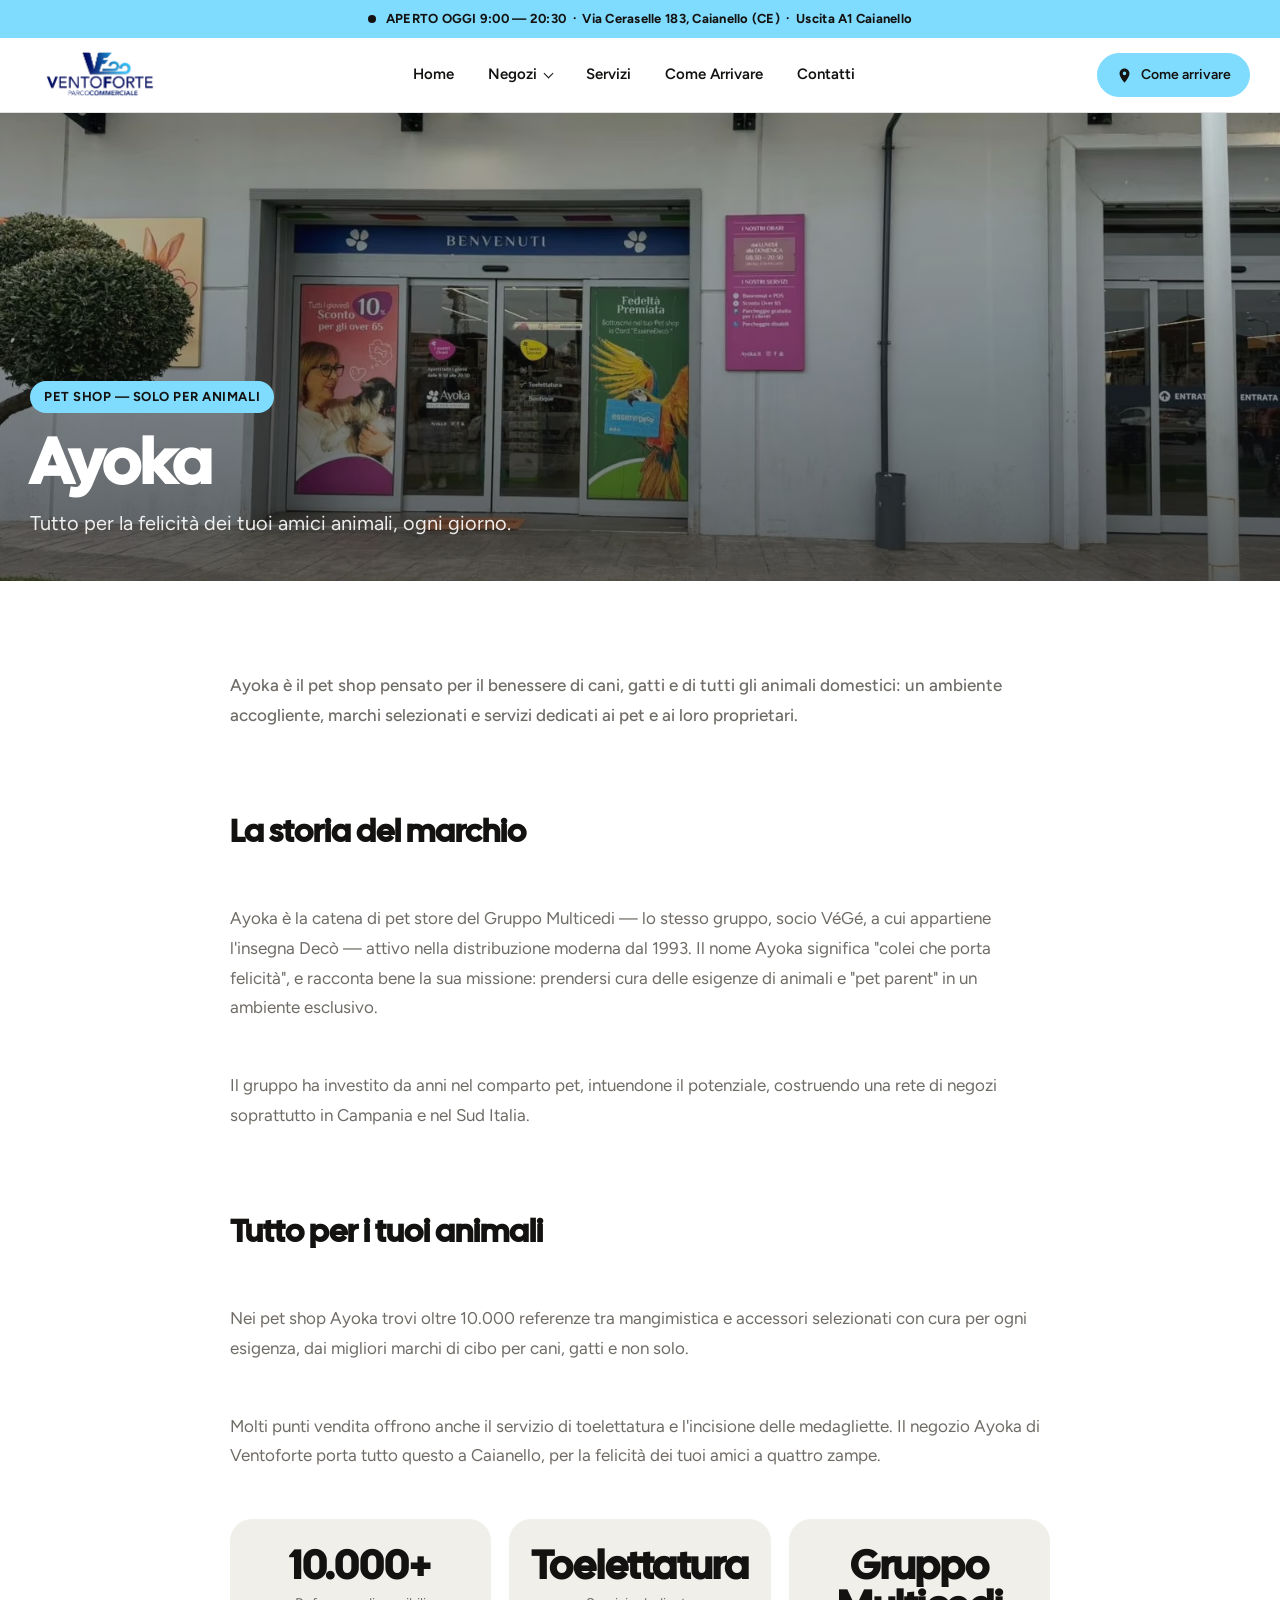
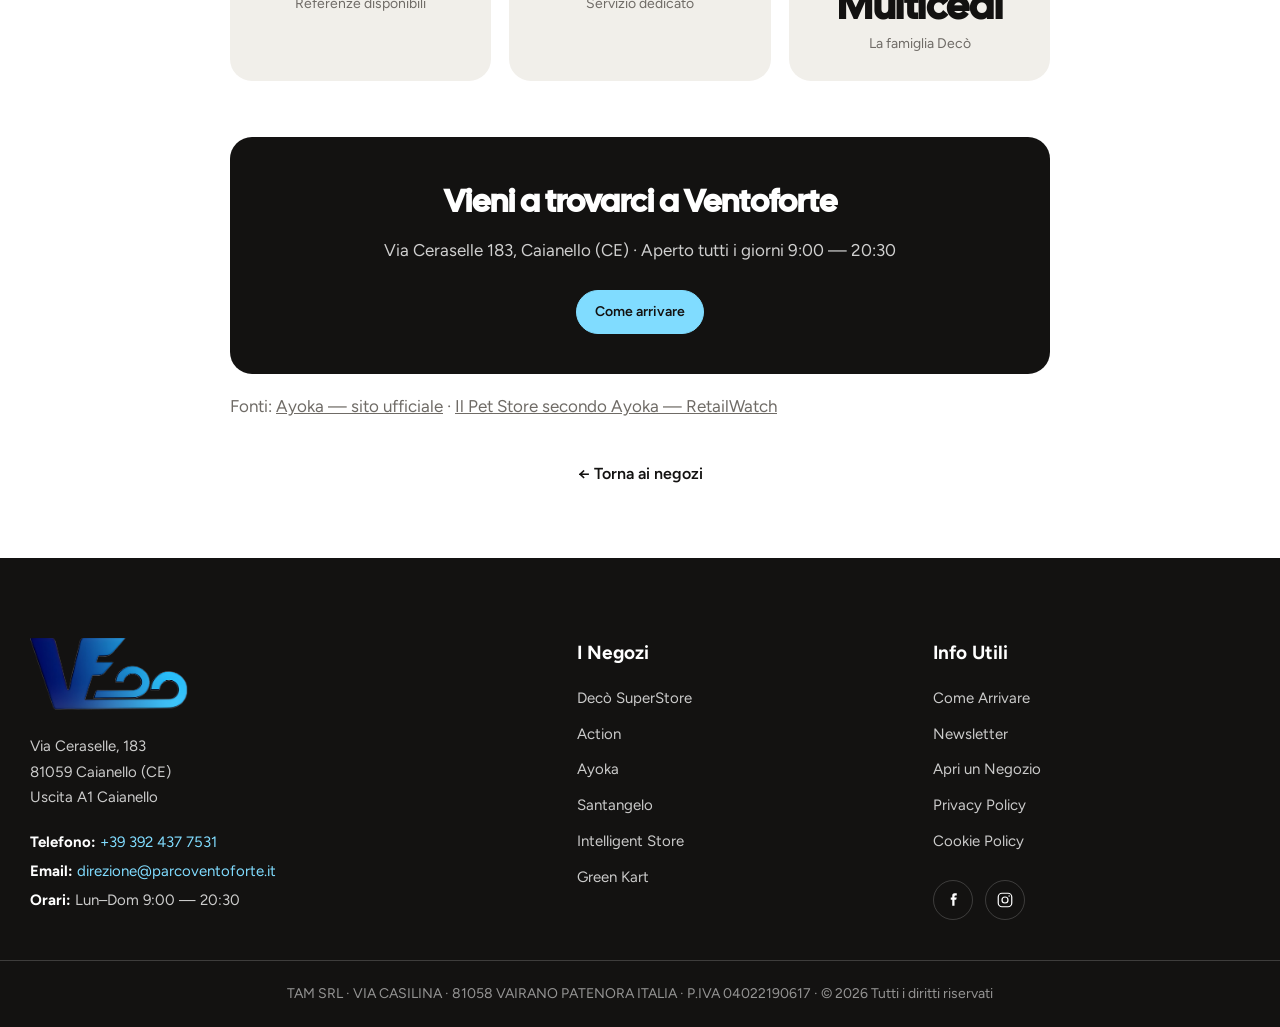
<file: ayoka.html>
<!DOCTYPE html>
<html lang="it">
<head>
<meta charset="UTF-8" />
<meta name="viewport" content="width=device-width, initial-scale=1.0" />
<title>Ayoka — Ventoforte Parco Commerciale | Caianello (CE)</title>
<meta name="description" content="La storia di Ayoka, il pet shop del Gruppo Multicedi, e il negozio del Parco Commerciale Ventoforte a Caianello." />
<link rel="icon" href="assets/logos/ventoforte-official.png" />
<link rel="preconnect" href="https://fonts.googleapis.com" />
<link rel="preconnect" href="https://fonts.gstatic.com" crossorigin />
<link href="https://fonts.googleapis.com/css2?family=Cal+Sans&family=Figtree:ital,wght@0,300..900;1,300..900&display=swap" rel="stylesheet" />
<link rel="stylesheet" href="css/styles.css?v=5" />
<style>
  .store-hero{position:relative;margin-top:0}
  .store-hero__img{width:100%;height:clamp(320px,52vh,580px);object-fit:cover;display:block}
  .store-hero__overlay{position:absolute;inset:0;background:linear-gradient(180deg,rgba(19,18,17,.15) 0%,rgba(19,18,17,.65) 100%)}
  .store-hero__inner{position:absolute;left:0;right:0;bottom:0;padding-bottom:42px}
  .store-hero__eyebrow{display:inline-block;background:var(--yellow);color:var(--ink);font-weight:700;font-size:13px;letter-spacing:.04em;text-transform:uppercase;padding:6px 14px;border-radius:999px;margin-bottom:16px}
  .store-hero__title{font-family:var(--font-display);color:#fff;font-size:clamp(34px,6vw,64px);line-height:1.02;margin:0}
  .store-hero__sub{color:rgba(255,255,255,.9);font-size:clamp(16px,2vw,20px);margin-top:14px;max-width:640px}

  .store-body{padding:72px 0}
  .store-grid{display:grid;grid-template-columns:1fr;gap:30px;max-width:820px;margin-inline:auto}
  .store-lead{font-size:clamp(19px,2.4vw,24px);line-height:1.5;color:var(--ink);font-weight:500}
  .store-body p{font-size:17px;line-height:1.75;color:var(--muted);margin-top:18px}
  .store-body h2{font-family:var(--font-display);font-size:clamp(24px,3vw,32px);color:var(--ink);margin-top:46px}

  .store-stats{display:grid;grid-template-columns:repeat(3,1fr);gap:18px;max-width:820px;margin:48px auto 0}
  .store-stat{background:var(--cream);border-radius:var(--radius);padding:26px 22px;text-align:center}
  .store-stat b{display:block;font-family:var(--font-display);font-size:clamp(28px,4vw,40px);color:var(--ink);line-height:1}
  .store-stat span{display:block;margin-top:8px;font-size:14px;color:var(--muted)}

  .store-cta{max-width:820px;margin:56px auto 0;background:var(--ink);border-radius:var(--radius);padding:40px 34px;text-align:center}
  .store-cta h3{font-family:var(--font-display);color:#fff;font-size:clamp(24px,3vw,32px);margin:0 0 10px}
  .store-cta p{color:rgba(255,255,255,.8);margin:0 0 24px}
  .store-back{display:inline-flex;align-items:center;gap:8px;margin-top:40px;font-weight:600;color:var(--ink)}
  .store-source{max-width:820px;margin:40px auto 0;font-size:13px;color:var(--muted);line-height:1.7}
  .store-source a{color:var(--muted);text-decoration:underline}
  @media (max-width:640px){.store-stats{grid-template-columns:1fr}}
</style>
</head>
<body>

<!-- ================= TOP BAR ================= -->
<div class="topbar">
  <div class="container topbar__inner">
    <span class="topbar__dot"></span>
    <span>APERTO OGGI 9:00 — 20:30 &nbsp;·&nbsp; Via Ceraselle 183, Caianello (CE) &nbsp;·&nbsp; Uscita A1 Caianello</span>
  </div>
</div>

<header class="header" id="header">
  <div class="container header__inner">
    <a href="index.html" class="header__logo" aria-label="Ventoforte Parco Commerciale">
      <img src="assets/logos/ventoforte-official.png" alt="Ventoforte Parco Commerciale" width="150" height="60" />
    </a>
    <nav class="nav" id="primaryNav">
      <a href="index.html" class="nav__link">Home</a>
      <a href="index.html#negozi" class="nav__link nav__link--has">Negozi</a>
      <a href="index.html#servizi" class="nav__link">Servizi</a>
      <a href="index.html#info" class="nav__link">Come Arrivare</a>
      <a href="contatti.html" class="nav__link">Contatti</a>
    </nav>
    <div class="header__actions">
      <a href="https://maps.google.com/?q=Via+Ceraselle+183+Caianello" target="_blank" rel="noopener" class="btn btn--yellow header__tel">
        <svg viewBox="0 0 24 24" width="17" height="17" fill="currentColor" aria-hidden="true"><path d="M12 2C8.13 2 5 5.13 5 9c0 5.25 7 13 7 13s7-7.75 7-13c0-3.87-3.13-7-7-7zm0 9.5a2.5 2.5 0 1 1 0-5 2.5 2.5 0 0 1 0 5z"/></svg>
        Come arrivare
      </a>
      <button class="burger" id="burger" aria-label="Menu"><span></span><span></span><span></span></button>
    </div>
  </div>
</header>

<main>
  <section class="store-hero">
    <img src="assets/img/ayoka.avif" alt="Pet shop Ayoka al Parco Commerciale Ventoforte" class="store-hero__img" />
    <div class="store-hero__overlay"></div>
    <div class="container store-hero__inner">
      <span class="store-hero__eyebrow">Pet shop — solo per animali</span>
      <h1 class="store-hero__title">Ayoka</h1>
      <p class="store-hero__sub">Tutto per la felicità dei tuoi amici animali, ogni giorno.</p>
    </div>
  </section>

  <section class="store-body">
    <div class="container">
      <div class="store-grid">
        <p class="store-lead">Ayoka è il pet shop pensato per il benessere di cani, gatti e di tutti gli animali domestici: un ambiente accogliente, marchi selezionati e servizi dedicati ai pet e ai loro proprietari.</p>

        <h2>La storia del marchio</h2>
        <p>Ayoka è la catena di pet store del Gruppo Multicedi — lo stesso gruppo, socio VéGé, a cui appartiene l'insegna Decò — attivo nella distribuzione moderna dal 1993. Il nome Ayoka significa "colei che porta felicità", e racconta bene la sua missione: prendersi cura delle esigenze di animali e "pet parent" in un ambiente esclusivo.</p>
        <p>Il gruppo ha investito da anni nel comparto pet, intuendone il potenziale, costruendo una rete di negozi soprattutto in Campania e nel Sud Italia.</p>

        <h2>Tutto per i tuoi animali</h2>
        <p>Nei pet shop Ayoka trovi oltre 10.000 referenze tra mangimistica e accessori selezionati con cura per ogni esigenza, dai migliori marchi di cibo per cani, gatti e non solo.</p>
        <p>Molti punti vendita offrono anche il servizio di toelettatura e l'incisione delle medagliette. Il negozio Ayoka di Ventoforte porta tutto questo a Caianello, per la felicità dei tuoi amici a quattro zampe.</p>
      </div>

      <div class="store-stats"><div class="store-stat"><b>10.000+</b><span>Referenze disponibili</span></div><div class="store-stat"><b>Toelettatura</b><span>Servizio dedicato</span></div><div class="store-stat"><b>Gruppo Multicedi</b><span>La famiglia Decò</span></div></div>

      <div class="store-cta">
        <h3>Vieni a trovarci a Ventoforte</h3>
        <p>Via Ceraselle 183, Caianello (CE) · Aperto tutti i giorni 9:00 — 20:30</p>
        <a href="https://maps.google.com/?q=Via+Ceraselle+183+Caianello" target="_blank" rel="noopener" class="btn btn--yellow">Come arrivare</a>
      </div>

      <p class="store-source">Fonti: <a href="https://ayoka.it/" target="_blank" rel="noopener">Ayoka — sito ufficiale</a> · <a href="https://www.retailwatch.it/il-pet-store-secondo-ayoka-del-gruppo-multicedi-intervista-a-luigi-pizza-responsabile-della-business-unit/" target="_blank" rel="noopener">Il Pet Store secondo Ayoka — RetailWatch</a></p>

      <div class="container" style="text-align:center">
        <a href="index.html#negozi" class="store-back">← Torna ai negozi</a>
      </div>
    </div>
  </section>
</main>

<footer class="footer">
  <div class="container footer__top">
    <div class="footer__col footer__brand">
      <img src="assets/logos/ventoforte-footer-icon.png" alt="Ventoforte" class="footer__logo" />
      <address>Via Ceraselle, 183<br />81059 Caianello (CE)<br />Uscita A1 Caianello</address>
      <p class="footer__contact"><strong>Telefono:</strong> <a href="tel:+393924377531">+39 392 437 7531</a></p>
      <p class="footer__contact"><strong>Email:</strong> <a href="mailto:direzione@parcoventoforte.it">direzione@parcoventoforte.it</a></p>
      <p class="footer__hours"><strong>Orari:</strong> Lun–Dom 9:00 — 20:30</p>
    </div>
    <div class="footer__col">
      <h4>I Negozi</h4>
      <ul>
        <li><a href="deco-superstore.html">Decò SuperStore</a></li>
        <li><a href="action.html">Action</a></li>
        <li><a href="ayoka.html">Ayoka</a></li>
        <li><a href="santangelo.html">Santangelo</a></li>
        <li><a href="intelligent-store.html">Intelligent Store</a></li>
        <li><a href="greenkart.html">Green Kart</a></li>
      </ul>
    </div>
    <div class="footer__col">
      <h4>Info Utili</h4>
      <ul>
        <li><a href="index.html#info">Come Arrivare</a></li>
        <li><a href="index.html#newsletter">Newsletter</a></li>
        <li><a href="contatti.html">Apri un Negozio</a></li>
        <li><a href="privacy.html">Privacy Policy</a></li>
        <li><a href="cookie.html">Cookie Policy</a></li>
      </ul>
      <div class="footer__social">
        <a href="https://www.facebook.com/p/VentoForte-Parco-Commerciale-100090333679022/" target="_blank" rel="noopener" aria-label="Facebook"><svg viewBox="0 0 24 24" width="18" height="18" fill="currentColor"><path d="M14 8.5V7c0-.7.5-1 1-1h2V3h-3c-2.2 0-3 1.5-3 3.5v2H9v3h2v8h3v-8h2.2l.8-3z"/></svg></a>
        <a href="https://www.instagram.com/ventoforteparco/" target="_blank" rel="noopener" aria-label="Instagram"><svg viewBox="0 0 24 24" width="18" height="18" fill="none" stroke="currentColor" stroke-width="1.6"><rect x="3" y="3" width="18" height="18" rx="5"/><circle cx="12" cy="12" r="4"/><circle cx="17.5" cy="6.5" r="1" fill="currentColor" stroke="none"/></svg></a>
      </div>
    </div>
  </div>
  <div class="footer__bottom"><div class="container" style="text-align:center">TAM SRL · VIA CASILINA · 81058 VAIRANO PATENORA ITALIA · P.IVA 04022190617 · © 2026 Tutti i diritti riservati</div></div>
</footer>

<button class="to-top" id="toTop" aria-label="Torna su"><svg viewBox="0 0 24 24" width="20" height="20" fill="none" stroke="currentColor" stroke-width="2"><path d="m6 14 6-6 6 6"/></svg></button>
<script src="js/main.js"></script>
</body>
</html>
</file>
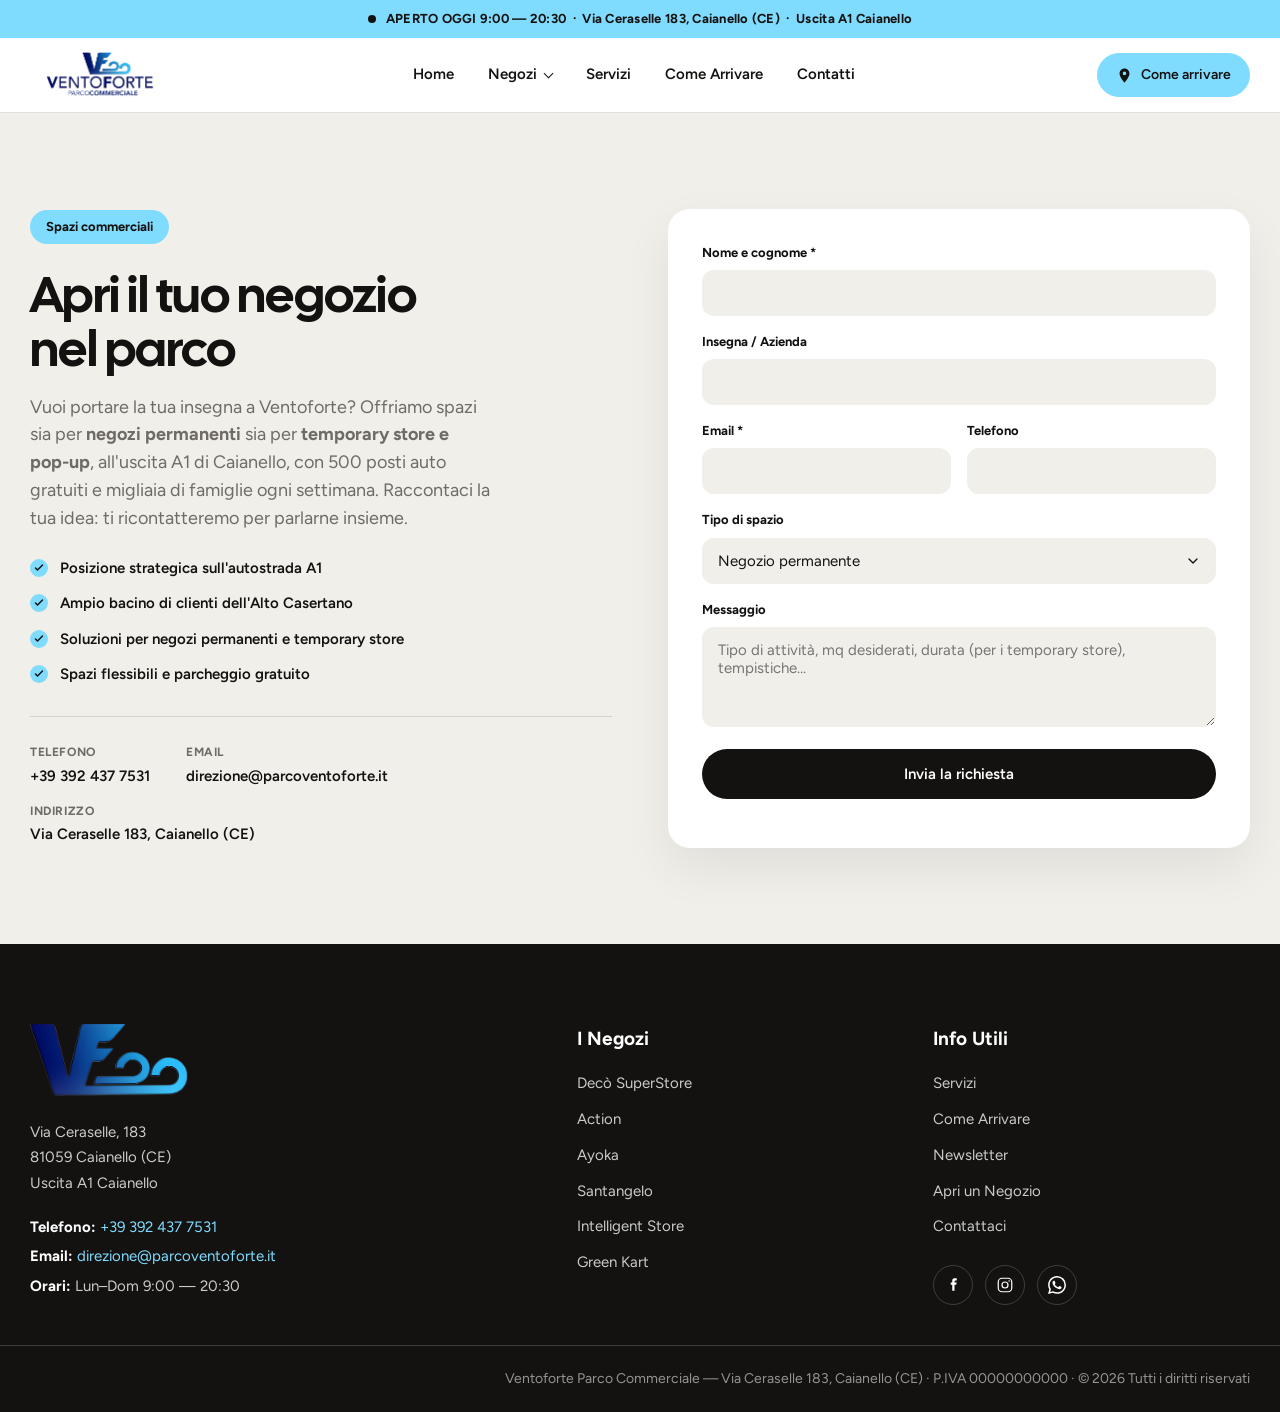
<file: contatti.html>
<!DOCTYPE html>
<html lang="it">
<head>
<meta charset="UTF-8" />
<meta name="viewport" content="width=device-width, initial-scale=1.0" />
<title>Contatti — Apri il tuo negozio | Ventoforte Parco Commerciale</title>
<meta name="description" content="Vuoi aprire la tua attività nel Parco Commerciale Ventoforte a Caianello (CE)? Contattaci: posizione strategica sull'uscita A1, 500 posti auto gratuiti." />
<link rel="icon" href="assets/logos/ventoforte-official.png" />
<link rel="preconnect" href="https://fonts.googleapis.com" />
<link rel="preconnect" href="https://fonts.gstatic.com" crossorigin />
<link href="https://fonts.googleapis.com/css2?family=Cal+Sans&family=Figtree:ital,wght@0,300..900;1,300..900&display=swap" rel="stylesheet" />
<link rel="stylesheet" href="css/styles.css?v=5" />
</head>
<body>

<!-- ================= TOP BAR ================= -->
<div class="topbar">
  <div class="container topbar__inner">
    <span class="topbar__dot"></span>
    <span>APERTO OGGI 9:00 — 20:30 &nbsp;·&nbsp; Via Ceraselle 183, Caianello (CE) &nbsp;·&nbsp; Uscita A1 Caianello</span>
  </div>
</div>

<!-- ================= HEADER ================= -->
<header class="header" id="header">
  <div class="container header__inner">
    <a href="index.html" class="header__logo" aria-label="Ventoforte Parco Commerciale">
      <img src="assets/logos/ventoforte-official.png" alt="Ventoforte Parco Commerciale" width="150" height="60" />
    </a>
    <nav class="nav" id="primaryNav">
      <a href="index.html" class="nav__link">Home</a>
      <a href="index.html#negozi" class="nav__link nav__link--has">Negozi</a>
      <a href="index.html#servizi" class="nav__link">Servizi</a>
      <a href="index.html#info" class="nav__link">Come Arrivare</a>
      <a href="contatti.html" class="nav__link" aria-current="page">Contatti</a>
    </nav>
    <div class="header__actions">
      <a href="https://maps.google.com/?q=Via+Ceraselle+183+Caianello" target="_blank" rel="noopener" class="btn btn--yellow header__tel">
        <svg viewBox="0 0 24 24" width="17" height="17" fill="currentColor" aria-hidden="true"><path d="M12 2C8.13 2 5 5.13 5 9c0 5.25 7 13 7 13s7-7.75 7-13c0-3.87-3.13-7-7-7zm0 9.5a2.5 2.5 0 1 1 0-5 2.5 2.5 0 0 1 0 5z"/></svg>
        Come arrivare
      </a>
      <button class="burger" id="burger" aria-label="Menu">
        <span></span><span></span><span></span>
      </button>
    </div>
  </div>
</header>

<main>

<!-- ================= CONTATTI / APRI IL TUO NEGOZIO ================= -->
<section class="contact" id="contatti">
  <div class="container contact__inner">
    <div class="contact__intro reveal">
      <span class="eyebrow-tag">Spazi commerciali</span>
      <h2 class="section-title">Apri il tuo negozio<br>nel parco</h2>
      <p class="muted">Vuoi portare la tua insegna a Ventoforte? Offriamo spazi sia per <strong>negozi permanenti</strong> sia per <strong>temporary store e pop-up</strong>, all'uscita A1 di Caianello, con 500 posti auto gratuiti e migliaia di famiglie ogni settimana. Raccontaci la tua idea: ti ricontatteremo per parlarne insieme.</p>
      <ul class="contact__points">
        <li>Posizione strategica sull'autostrada A1</li>
        <li>Ampio bacino di clienti dell'Alto Casertano</li>
        <li>Soluzioni per negozi permanenti e temporary store</li>
        <li>Spazi flessibili e parcheggio gratuito</li>
      </ul>

      <div class="contact__direct">
        <a href="tel:+393924377531"><strong>Telefono</strong>+39 392 437 7531</a>
        <a href="mailto:direzione@parcoventoforte.it"><strong>Email</strong>direzione@parcoventoforte.it</a>
        <span><strong>Indirizzo</strong>Via Ceraselle 183, Caianello (CE)</span>
      </div>
    </div>

    <form class="contact__form reveal" id="contactForm" action="php/contact.php" method="post" novalidate>
      <div class="field">
        <label for="c-nome">Nome e cognome *</label>
        <input type="text" id="c-nome" name="nome" required autocomplete="name" />
      </div>
      <div class="field">
        <label for="c-azienda">Insegna / Azienda</label>
        <input type="text" id="c-azienda" name="azienda" autocomplete="organization" />
      </div>
      <div class="field-row">
        <div class="field">
          <label for="c-email">Email *</label>
          <input type="email" id="c-email" name="email" required autocomplete="email" />
        </div>
        <div class="field">
          <label for="c-tel">Telefono</label>
          <input type="tel" id="c-tel" name="telefono" autocomplete="tel" />
        </div>
      </div>
      <div class="field">
        <label for="c-tipo">Tipo di spazio</label>
        <select id="c-tipo" name="tipologia">
          <option value="Negozio permanente">Negozio permanente</option>
          <option value="Temporary store / pop-up">Temporary store / pop-up</option>
          <option value="Da valutare insieme">Sono indeciso, valutiamo insieme</option>
        </select>
      </div>
      <div class="field">
        <label for="c-msg">Messaggio</label>
        <textarea id="c-msg" name="messaggio" rows="4" placeholder="Tipo di attività, mq desiderati, durata (per i temporary store), tempistiche…"></textarea>
      </div>
      <!-- honeypot anti-spam: non compilare -->
      <input type="text" name="website" class="hp" tabindex="-1" autocomplete="off" aria-hidden="true" />
      <button type="submit" class="btn btn--dark">Invia la richiesta</button>
      <p class="form-status" id="contactStatus" role="status" aria-live="polite"></p>
    </form>
  </div>
</section>

</main>

<!-- ================= FOOTER ================= -->
<footer class="footer">
  <div class="container footer__top">
    <div class="footer__col footer__brand">
      <img src="assets/logos/ventoforte-footer-icon.png" alt="Ventoforte" class="footer__logo" />
      <address>
        Via Ceraselle, 183<br />
        81059 Caianello (CE)<br />
        Uscita A1 Caianello
      </address>
      <p class="footer__contact"><strong>Telefono:</strong> <a href="tel:+393924377531">+39 392 437 7531</a></p>
      <p class="footer__contact"><strong>Email:</strong> <a href="mailto:direzione@parcoventoforte.it">direzione@parcoventoforte.it</a></p>
      <p class="footer__hours"><strong>Orari:</strong> Lun–Dom 9:00 — 20:30</p>
    </div>
    <div class="footer__col">
      <h4>I Negozi</h4>
      <ul>
        <li><a href="index.html#negozi">Decò SuperStore</a></li>
        <li><a href="index.html#negozi">Action</a></li>
        <li><a href="index.html#negozi">Ayoka</a></li>
        <li><a href="index.html#negozi">Santangelo</a></li>
        <li><a href="index.html#negozi">Intelligent Store</a></li>
        <li><a href="greenkart.html">Green Kart</a></li>
      </ul>
    </div>
    <div class="footer__col">
      <h4>Info Utili</h4>
      <ul>
        <li><a href="index.html#servizi">Servizi</a></li>
        <li><a href="index.html#info">Come Arrivare</a></li>
        <li><a href="index.html#newsletter">Newsletter</a></li>
        <li><a href="contatti.html">Apri un Negozio</a></li>
        <li><a href="contatti.html">Contattaci</a></li>
      </ul>
      <div class="footer__social">
        <a href="https://www.facebook.com/p/VentoForte-Parco-Commerciale-100090333679022/" target="_blank" rel="noopener" aria-label="Facebook">
          <svg viewBox="0 0 24 24" width="18" height="18" fill="currentColor"><path d="M14 8.5V7c0-.7.5-1 1-1h2V3h-3c-2.2 0-3 1.5-3 3.5v2H9v3h2v8h3v-8h2.2l.8-3z"/></svg>
        </a>
        <a href="https://www.instagram.com/ventoforteparco/" target="_blank" rel="noopener" aria-label="Instagram">
          <svg viewBox="0 0 24 24" width="18" height="18" fill="none" stroke="currentColor" stroke-width="1.6"><rect x="3" y="3" width="18" height="18" rx="5"/><circle cx="12" cy="12" r="4"/><circle cx="17.5" cy="6.5" r="1" fill="currentColor" stroke="none"/></svg>
        </a>
        <a href="#" aria-label="WhatsApp">
          <svg viewBox="0 0 24 24" width="18" height="18" fill="currentColor"><path d="M17.472 14.382c-.297-.149-1.758-.867-2.03-.967-.273-.099-.471-.148-.67.15-.197.297-.767.966-.94 1.164-.173.199-.347.223-.644.075-.297-.15-1.255-.463-2.39-1.475-.883-.788-1.48-1.761-1.653-2.059-.173-.297-.018-.458.13-.606.134-.133.298-.347.446-.52.149-.174.198-.298.298-.497.099-.198.05-.371-.025-.52-.075-.149-.669-1.612-.916-2.207-.242-.579-.487-.5-.669-.51-.173-.008-.371-.01-.57-.01-.198 0-.52.074-.792.372-.272.297-1.04 1.016-1.04 2.479 0 1.462 1.065 2.875 1.213 3.074.149.198 2.096 3.2 5.077 4.487.709.306 1.262.489 1.694.625.712.227 1.36.195 1.871.118.571-.085 1.758-.719 2.006-1.413.248-.694.248-1.289.173-1.413-.074-.124-.272-.198-.57-.347m-5.421 7.403h-.004a9.87 9.87 0 0 1-5.031-1.378l-.361-.214-3.741.982.998-3.648-.235-.374a9.86 9.86 0 0 1-1.51-5.26c.001-5.45 4.436-9.884 9.888-9.884 2.64 0 5.122 1.03 6.988 2.898a9.825 9.825 0 0 1 2.893 6.994c-.003 5.45-4.437 9.884-9.885 9.884m8.413-18.297A11.815 11.815 0 0 0 12.05 0C5.495 0 .16 5.335.157 11.892c0 2.096.547 4.142 1.588 5.945L.057 24l6.305-1.654a11.882 11.882 0 0 0 5.683 1.448h.005c6.554 0 11.89-5.335 11.893-11.893a11.821 11.821 0 0 0-3.48-8.413Z"/></svg>
        </a>
      </div>
    </div>
  </div>

  <div class="footer__bottom">
    <div class="container">Ventoforte Parco Commerciale — Via Ceraselle 183, Caianello (CE) · P.IVA 00000000000 · © 2026 Tutti i diritti riservati</div>
  </div>
</footer>

<!-- back to top -->
<button class="to-top" id="toTop" aria-label="Torna su">
  <svg viewBox="0 0 24 24" width="20" height="20" fill="none" stroke="currentColor" stroke-width="2"><path d="m6 14 6-6 6 6"/></svg>
</button>

<script src="js/main.js"></script>
</body>
</html>
</file>
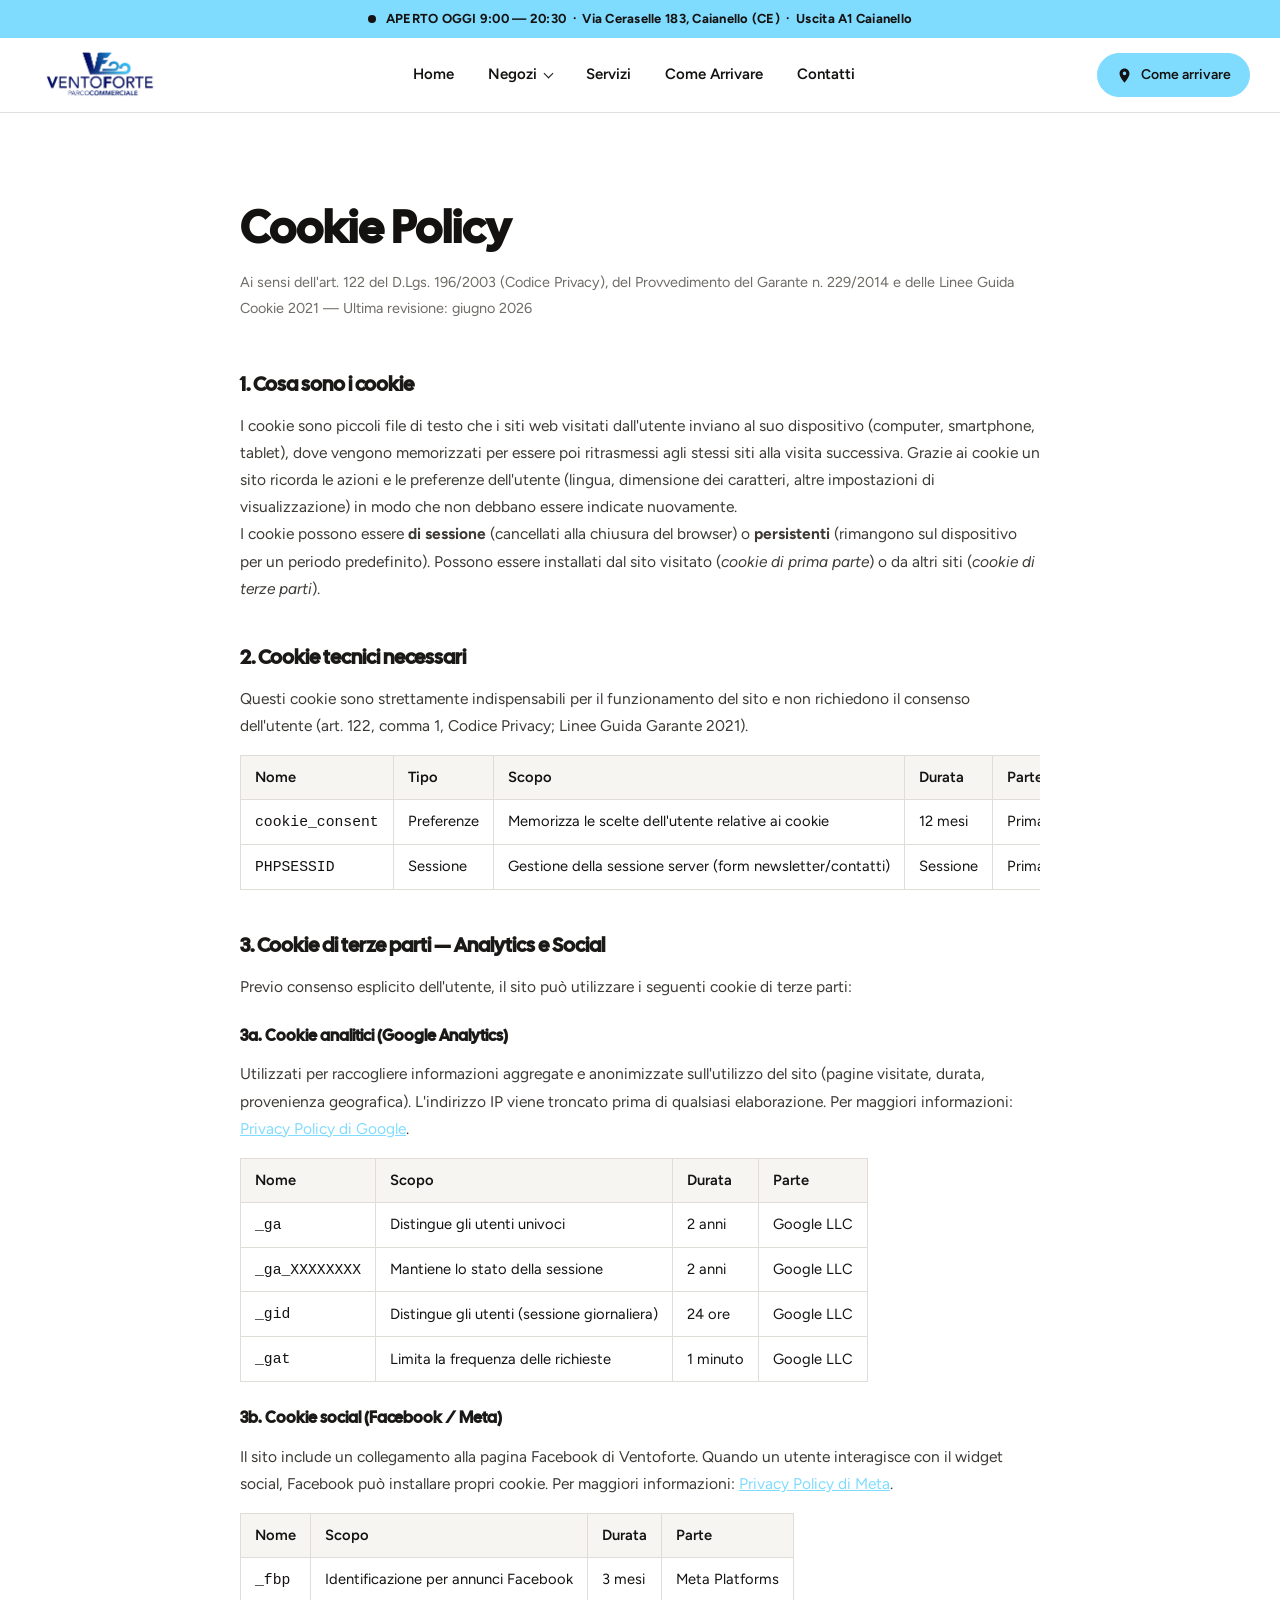
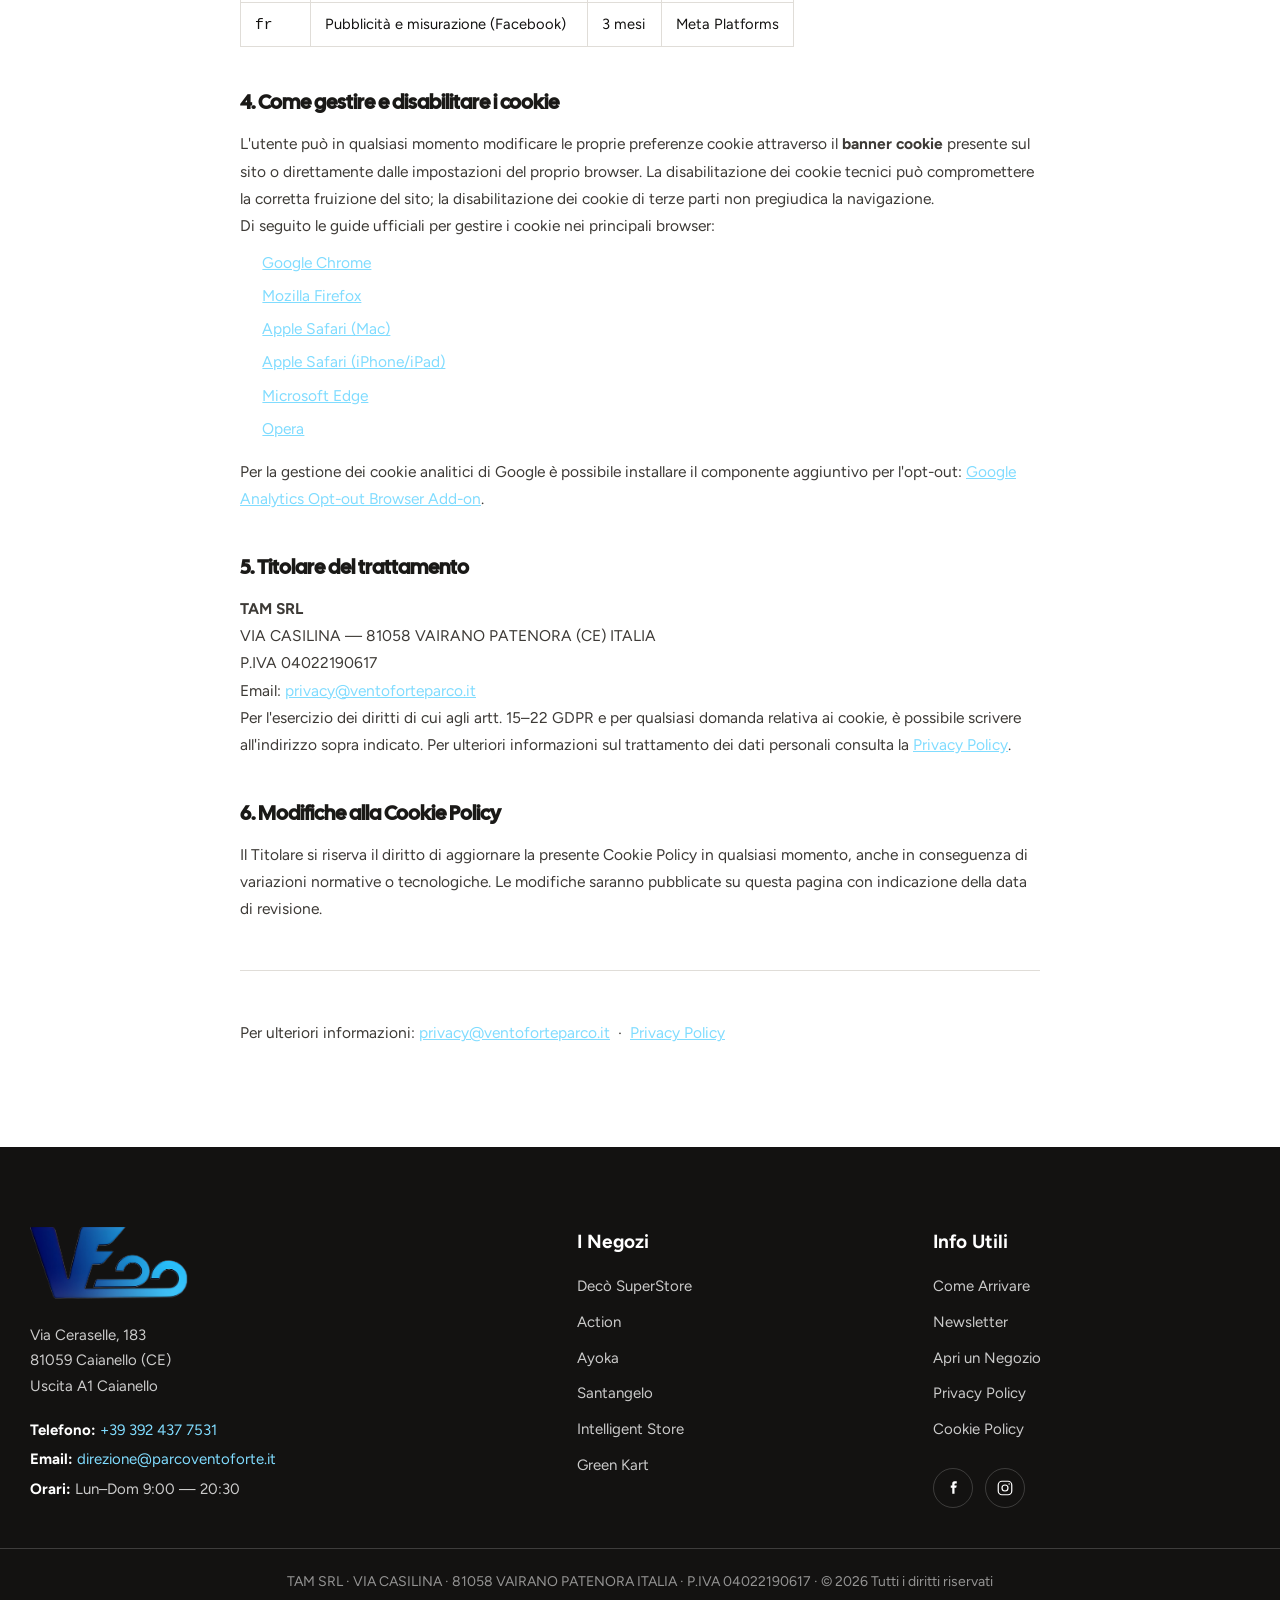
<file: cookie.html>
<!DOCTYPE html>
<html lang="it">
<head>
<meta charset="UTF-8" />
<meta name="viewport" content="width=device-width, initial-scale=1.0" />
<title>Cookie Policy — Ventoforte Parco Commerciale</title>
<meta name="description" content="Cookie Policy del sito Ventoforte Parco Commerciale ai sensi del Provvedimento del Garante Privacy e del GDPR." />
<link rel="icon" href="assets/logos/ventoforte-official.png" />
<link rel="preconnect" href="https://fonts.googleapis.com" />
<link rel="preconnect" href="https://fonts.gstatic.com" crossorigin />
<link href="https://fonts.googleapis.com/css2?family=Cal+Sans&family=Figtree:ital,wght@0,300..900;1,300..900&display=swap" rel="stylesheet" />
<link rel="stylesheet" href="css/styles.css?v=5" />
<style>
  .policy-page { padding: 80px 0 100px; }
  .policy-page h1 { font-family: 'Cal Sans', sans-serif; font-size: clamp(1.8rem, 4vw, 2.8rem); margin-bottom: 8px; }
  .policy-page .policy-meta { color: #6F6B66; font-size: 0.9rem; margin-bottom: 48px; }
  .policy-page h2 { font-family: 'Cal Sans', sans-serif; font-size: 1.25rem; margin: 40px 0 12px; color: var(--dark, #1a1a1a); }
  .policy-page p, .policy-page li { font-size: 0.97rem; line-height: 1.75; color: #3d3a36; }
  .policy-page ul { padding-left: 1.4em; margin: 10px 0 16px; }
  .policy-page ul li { margin-bottom: 6px; }
  .policy-page a { color: var(--yellow, #f5c200); text-decoration: underline; }
  .policy-page table { width: 100%; border-collapse: collapse; margin: 16px 0; font-size: 0.92rem; overflow-x: auto; display: block; }
  .policy-page table th, .policy-page table td { border: 1px solid #e0ddd8; padding: 10px 14px; text-align: left; white-space: nowrap; }
  .policy-page table th { background: #f7f5f1; font-weight: 600; }
  .policy-page hr { border: none; border-top: 1px solid #e0ddd8; margin: 48px 0; }
</style>
</head>
<body>

<!-- ================= TOP BAR ================= -->
<div class="topbar">
  <div class="container topbar__inner">
    <span class="topbar__dot"></span>
    <span>APERTO OGGI 9:00 — 20:30 &nbsp;·&nbsp; Via Ceraselle 183, Caianello (CE) &nbsp;·&nbsp; Uscita A1 Caianello</span>
  </div>
</div>

<!-- ================= HEADER ================= -->
<header class="header" id="header">
  <div class="container header__inner">
    <a href="index.html" class="header__logo" aria-label="Ventoforte Parco Commerciale">
      <img src="assets/logos/ventoforte-official.png" alt="Ventoforte Parco Commerciale" width="150" height="60" />
    </a>
    <nav class="nav" id="primaryNav">
      <a href="index.html" class="nav__link">Home</a>
      <a href="index.html#negozi" class="nav__link nav__link--has">Negozi</a>
      <a href="index.html#servizi" class="nav__link">Servizi</a>
      <a href="index.html#info" class="nav__link">Come Arrivare</a>
      <a href="contatti.html" class="nav__link">Contatti</a>
    </nav>
    <div class="header__actions">
      <a href="https://maps.google.com/?q=Via+Ceraselle+183+Caianello" target="_blank" rel="noopener" class="btn btn--yellow header__tel">
        <svg viewBox="0 0 24 24" width="17" height="17" fill="currentColor" aria-hidden="true"><path d="M12 2C8.13 2 5 5.13 5 9c0 5.25 7 13 7 13s7-7.75 7-13c0-3.87-3.13-7-7-7zm0 9.5a2.5 2.5 0 1 1 0-5 2.5 2.5 0 0 1 0 5z"/></svg>
        Come arrivare
      </a>
      <button class="burger" id="burger" aria-label="Menu">
        <span></span><span></span><span></span>
      </button>
    </div>
  </div>
</header>

<main>
<section class="policy-page">
  <div class="container" style="max-width:860px">

    <h1>Cookie Policy</h1>
    <p class="policy-meta">Ai sensi dell'art. 122 del D.Lgs. 196/2003 (Codice Privacy), del Provvedimento del Garante n. 229/2014 e delle Linee Guida Cookie 2021 — Ultima revisione: giugno 2026</p>

    <!-- 1 -->
    <h2>1. Cosa sono i cookie</h2>
    <p>I cookie sono piccoli file di testo che i siti web visitati dall'utente inviano al suo dispositivo (computer, smartphone, tablet), dove vengono memorizzati per essere poi ritrasmessi agli stessi siti alla visita successiva. Grazie ai cookie un sito ricorda le azioni e le preferenze dell'utente (lingua, dimensione dei caratteri, altre impostazioni di visualizzazione) in modo che non debbano essere indicate nuovamente.</p>
    <p>I cookie possono essere <strong>di sessione</strong> (cancellati alla chiusura del browser) o <strong>persistenti</strong> (rimangono sul dispositivo per un periodo predefinito). Possono essere installati dal sito visitato (<em>cookie di prima parte</em>) o da altri siti (<em>cookie di terze parti</em>).</p>

    <!-- 2 -->
    <h2>2. Cookie tecnici necessari</h2>
    <p>Questi cookie sono strettamente indispensabili per il funzionamento del sito e non richiedono il consenso dell'utente (art. 122, comma 1, Codice Privacy; Linee Guida Garante 2021).</p>
    <table>
      <thead>
        <tr>
          <th>Nome</th>
          <th>Tipo</th>
          <th>Scopo</th>
          <th>Durata</th>
          <th>Parte</th>
        </tr>
      </thead>
      <tbody>
        <tr>
          <td><code>cookie_consent</code></td>
          <td>Preferenze</td>
          <td>Memorizza le scelte dell'utente relative ai cookie</td>
          <td>12 mesi</td>
          <td>Prima parte</td>
        </tr>
        <tr>
          <td><code>PHPSESSID</code></td>
          <td>Sessione</td>
          <td>Gestione della sessione server (form newsletter/contatti)</td>
          <td>Sessione</td>
          <td>Prima parte</td>
        </tr>
      </tbody>
    </table>

    <!-- 3 -->
    <h2>3. Cookie di terze parti — Analytics e Social</h2>
    <p>Previo consenso esplicito dell'utente, il sito può utilizzare i seguenti cookie di terze parti:</p>

    <h2 style="font-size:1rem;margin-top:24px;">3a. Cookie analitici (Google Analytics)</h2>
    <p>Utilizzati per raccogliere informazioni aggregate e anonimizzate sull'utilizzo del sito (pagine visitate, durata, provenienza geografica). L'indirizzo IP viene troncato prima di qualsiasi elaborazione. Per maggiori informazioni: <a href="https://policies.google.com/privacy" target="_blank" rel="noopener">Privacy Policy di Google</a>.</p>
    <table>
      <thead>
        <tr>
          <th>Nome</th>
          <th>Scopo</th>
          <th>Durata</th>
          <th>Parte</th>
        </tr>
      </thead>
      <tbody>
        <tr>
          <td><code>_ga</code></td>
          <td>Distingue gli utenti univoci</td>
          <td>2 anni</td>
          <td>Google LLC</td>
        </tr>
        <tr>
          <td><code>_ga_XXXXXXXX</code></td>
          <td>Mantiene lo stato della sessione</td>
          <td>2 anni</td>
          <td>Google LLC</td>
        </tr>
        <tr>
          <td><code>_gid</code></td>
          <td>Distingue gli utenti (sessione giornaliera)</td>
          <td>24 ore</td>
          <td>Google LLC</td>
        </tr>
        <tr>
          <td><code>_gat</code></td>
          <td>Limita la frequenza delle richieste</td>
          <td>1 minuto</td>
          <td>Google LLC</td>
        </tr>
      </tbody>
    </table>

    <h2 style="font-size:1rem;margin-top:24px;">3b. Cookie social (Facebook / Meta)</h2>
    <p>Il sito include un collegamento alla pagina Facebook di Ventoforte. Quando un utente interagisce con il widget social, Facebook può installare propri cookie. Per maggiori informazioni: <a href="https://www.facebook.com/privacy/policy/" target="_blank" rel="noopener">Privacy Policy di Meta</a>.</p>
    <table>
      <thead>
        <tr>
          <th>Nome</th>
          <th>Scopo</th>
          <th>Durata</th>
          <th>Parte</th>
        </tr>
      </thead>
      <tbody>
        <tr>
          <td><code>_fbp</code></td>
          <td>Identificazione per annunci Facebook</td>
          <td>3 mesi</td>
          <td>Meta Platforms</td>
        </tr>
        <tr>
          <td><code>fr</code></td>
          <td>Pubblicità e misurazione (Facebook)</td>
          <td>3 mesi</td>
          <td>Meta Platforms</td>
        </tr>
      </tbody>
    </table>

    <!-- 4 -->
    <h2>4. Come gestire e disabilitare i cookie</h2>
    <p>L'utente può in qualsiasi momento modificare le proprie preferenze cookie attraverso il <strong>banner cookie</strong> presente sul sito o direttamente dalle impostazioni del proprio browser. La disabilitazione dei cookie tecnici può compromettere la corretta fruizione del sito; la disabilitazione dei cookie di terze parti non pregiudica la navigazione.</p>

    <p>Di seguito le guide ufficiali per gestire i cookie nei principali browser:</p>
    <ul>
      <li><a href="https://support.google.com/chrome/answer/95647" target="_blank" rel="noopener">Google Chrome</a></li>
      <li><a href="https://support.mozilla.org/it/kb/Attivare%20e%20disattivare%20i%20cookie" target="_blank" rel="noopener">Mozilla Firefox</a></li>
      <li><a href="https://support.apple.com/it-it/guide/safari/sfri11471/mac" target="_blank" rel="noopener">Apple Safari (Mac)</a></li>
      <li><a href="https://support.apple.com/it-it/HT201265" target="_blank" rel="noopener">Apple Safari (iPhone/iPad)</a></li>
      <li><a href="https://support.microsoft.com/it-it/windows/eliminare-e-gestire-i-cookie-168dab11-0753-043d-7c16-ede5947fc64d" target="_blank" rel="noopener">Microsoft Edge</a></li>
      <li><a href="https://help.opera.com/en/latest/web-preferences/#cookies" target="_blank" rel="noopener">Opera</a></li>
    </ul>

    <p>Per la gestione dei cookie analitici di Google è possibile installare il componente aggiuntivo per l'opt-out: <a href="https://tools.google.com/dlpage/gaoptout" target="_blank" rel="noopener">Google Analytics Opt-out Browser Add-on</a>.</p>

    <!-- 5 -->
    <h2>5. Titolare del trattamento</h2>
    <p>
      <strong>TAM SRL</strong><br />
      VIA CASILINA — 81058 VAIRANO PATENORA (CE) ITALIA<br />
      P.IVA 04022190617<br />
      Email: <a href="mailto:privacy@ventoforteparco.it">privacy@ventoforteparco.it</a>
    </p>
    <p>Per l'esercizio dei diritti di cui agli artt. 15–22 GDPR e per qualsiasi domanda relativa ai cookie, è possibile scrivere all'indirizzo sopra indicato. Per ulteriori informazioni sul trattamento dei dati personali consulta la <a href="privacy.html">Privacy Policy</a>.</p>

    <!-- 6 -->
    <h2>6. Modifiche alla Cookie Policy</h2>
    <p>Il Titolare si riserva il diritto di aggiornare la presente Cookie Policy in qualsiasi momento, anche in conseguenza di variazioni normative o tecnologiche. Le modifiche saranno pubblicate su questa pagina con indicazione della data di revisione.</p>

    <hr />
    <p>Per ulteriori informazioni: <a href="mailto:privacy@ventoforteparco.it">privacy@ventoforteparco.it</a> &nbsp;·&nbsp; <a href="privacy.html">Privacy Policy</a></p>

  </div>
</section>
</main>

<!-- ================= FOOTER ================= -->
<footer class="footer">
  <div class="container footer__top">
    <div class="footer__col footer__brand">
      <img src="assets/logos/ventoforte-footer-icon.png" alt="Ventoforte" class="footer__logo" />
      <address>
        Via Ceraselle, 183<br />
        81059 Caianello (CE)<br />
        Uscita A1 Caianello
      </address>
      <p class="footer__contact"><strong>Telefono:</strong> <a href="tel:+393924377531">+39 392 437 7531</a></p>
      <p class="footer__contact"><strong>Email:</strong> <a href="mailto:direzione@parcoventoforte.it">direzione@parcoventoforte.it</a></p>
      <p class="footer__hours"><strong>Orari:</strong> Lun–Dom 9:00 — 20:30</p>
    </div>
    <div class="footer__col">
      <h4>I Negozi</h4>
      <ul>
        <li><a href="index.html#negozi">Decò SuperStore</a></li>
        <li><a href="index.html#negozi">Action</a></li>
        <li><a href="index.html#negozi">Ayoka</a></li>
        <li><a href="index.html#negozi">Santangelo</a></li>
        <li><a href="index.html#negozi">Intelligent Store</a></li>
        <li><a href="greenkart.html">Green Kart</a></li>
      </ul>
    </div>
    <div class="footer__col">
      <h4>Info Utili</h4>
      <ul>
        <li><a href="index.html#info">Come Arrivare</a></li>
        <li><a href="index.html#newsletter">Newsletter</a></li>
        <li><a href="contatti.html">Apri un Negozio</a></li>
        <li><a href="privacy.html">Privacy Policy</a></li>
        <li><a href="cookie.html">Cookie Policy</a></li>
      </ul>
      <div class="footer__social">
        <a href="https://www.facebook.com/p/VentoForte-Parco-Commerciale-100090333679022/" target="_blank" rel="noopener" aria-label="Facebook">
          <svg viewBox="0 0 24 24" width="18" height="18" fill="currentColor"><path d="M14 8.5V7c0-.7.5-1 1-1h2V3h-3c-2.2 0-3 1.5-3 3.5v2H9v3h2v8h3v-8h2.2l.8-3z"/></svg>
        </a>
        <a href="https://www.instagram.com/ventoforteparco/" target="_blank" rel="noopener" aria-label="Instagram">
          <svg viewBox="0 0 24 24" width="18" height="18" fill="none" stroke="currentColor" stroke-width="1.6"><rect x="3" y="3" width="18" height="18" rx="5"/><circle cx="12" cy="12" r="4"/><circle cx="17.5" cy="6.5" r="1" fill="currentColor" stroke="none"/></svg>
        </a>
      </div>
    </div>
  </div>
  <div class="footer__bottom">
    <div class="container" style="text-align:center">TAM SRL · VIA CASILINA · 81058 VAIRANO PATENORA ITALIA · P.IVA 04022190617 · © 2026 Tutti i diritti riservati</div>
  </div>
</footer>

<button class="to-top" id="toTop" aria-label="Torna su">
  <svg viewBox="0 0 24 24" width="20" height="20" fill="none" stroke="currentColor" stroke-width="2"><path d="m6 14 6-6 6 6"/></svg>
</button>

<script src="js/main.js"></script>
</body>
</html>
</file>
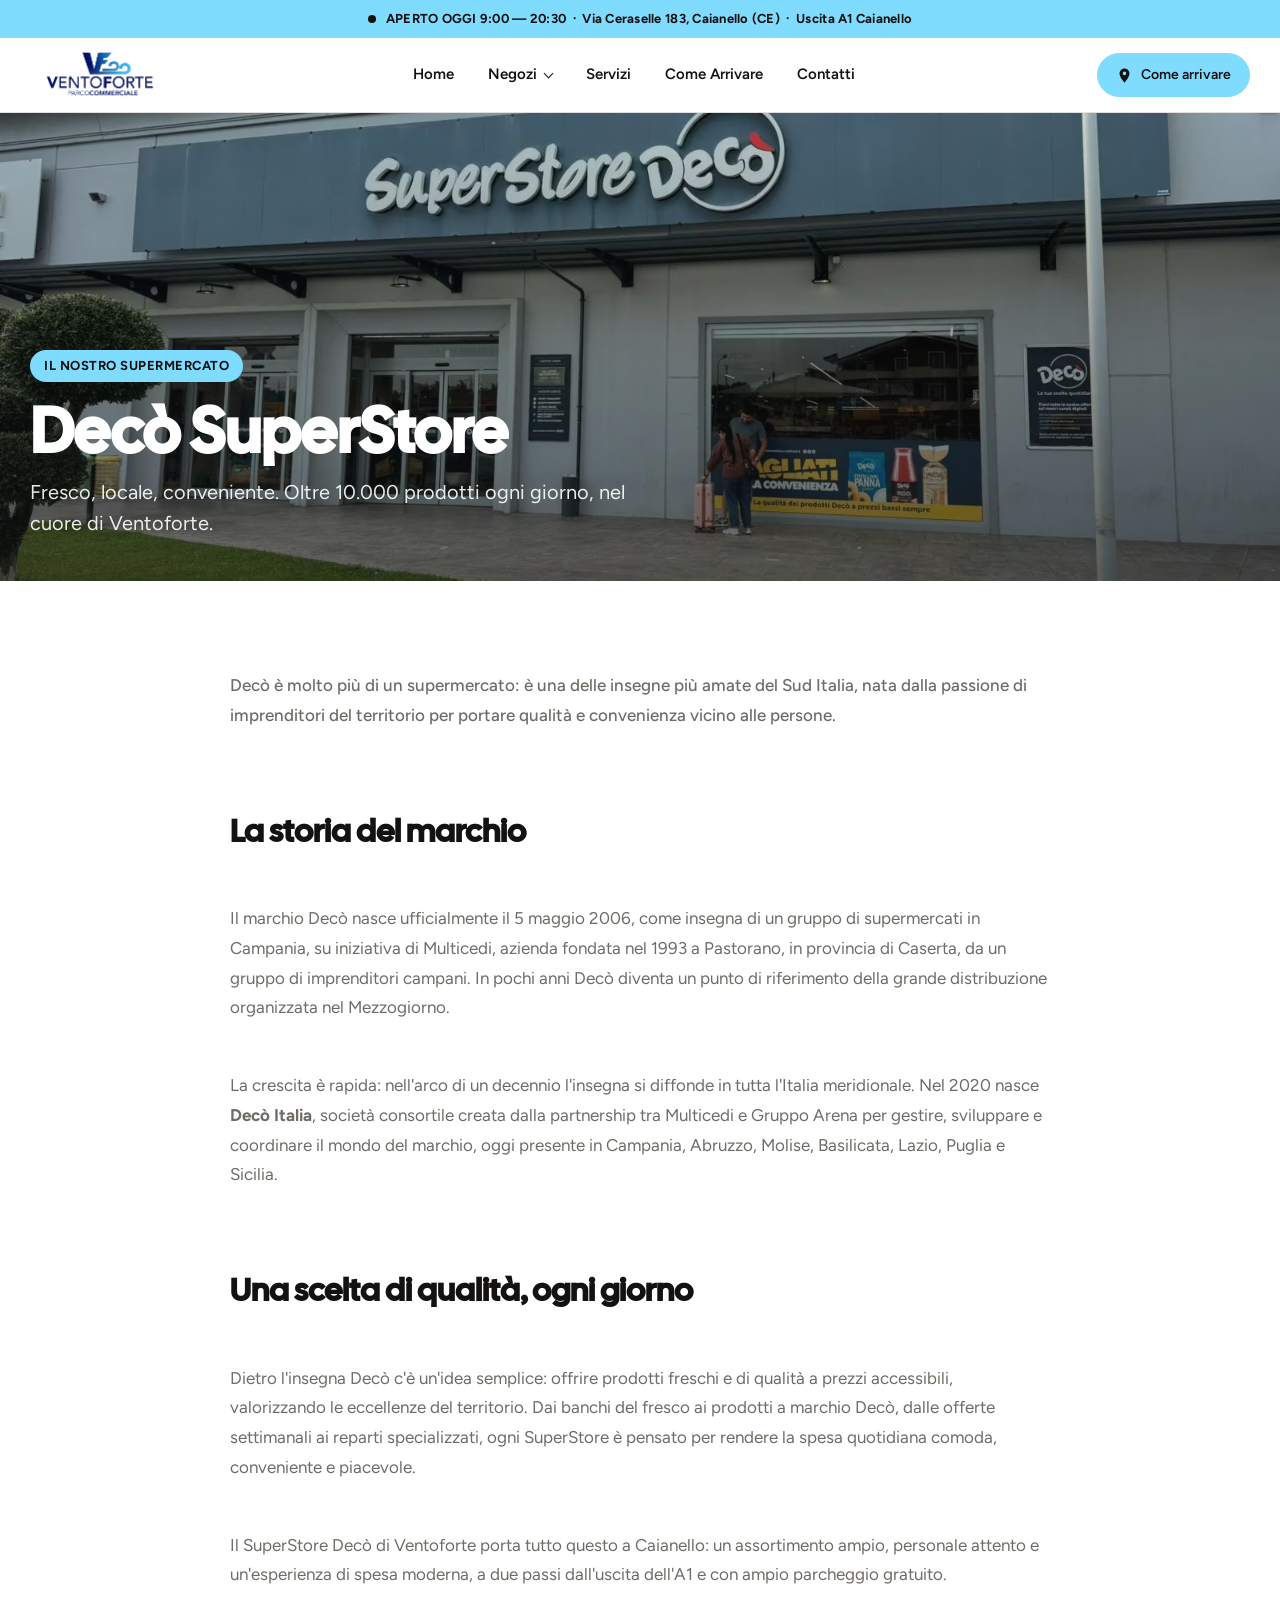
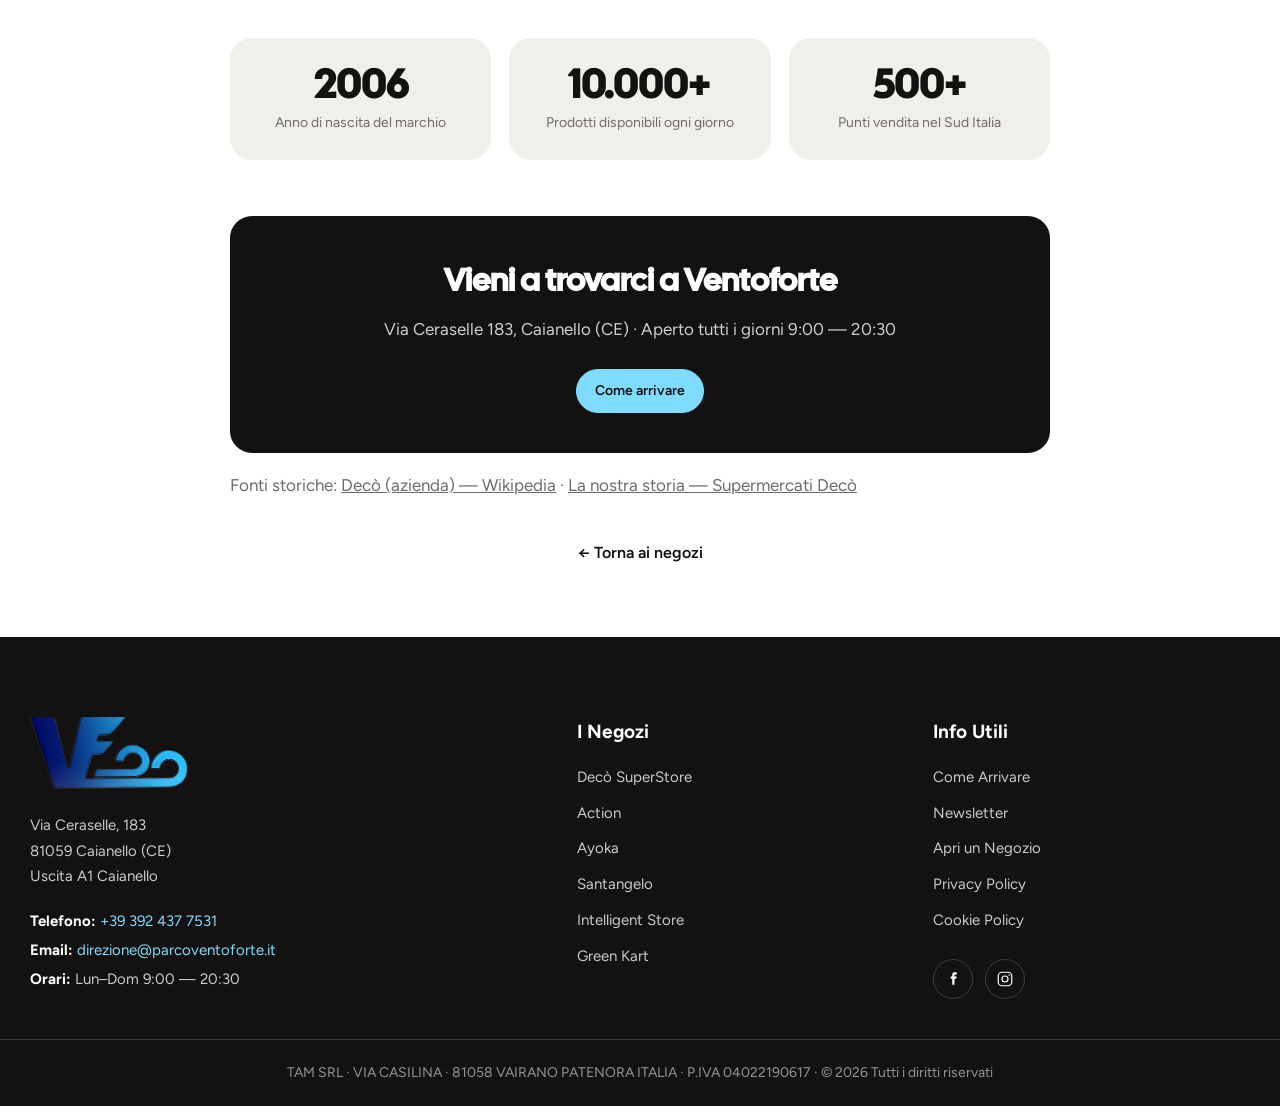
<file: deco-superstore.html>
<!DOCTYPE html>
<html lang="it">
<head>
<meta charset="UTF-8" />
<meta name="viewport" content="width=device-width, initial-scale=1.0" />
<title>Decò SuperStore — Ventoforte Parco Commerciale | Caianello (CE)</title>
<meta name="description" content="La storia del marchio Decò e il SuperStore Decò del Parco Commerciale Ventoforte a Caianello: freschezza, convenienza e oltre 10.000 prodotti ogni giorno." />
<link rel="icon" href="assets/logos/ventoforte-official.png" />
<link rel="preconnect" href="https://fonts.googleapis.com" />
<link rel="preconnect" href="https://fonts.gstatic.com" crossorigin />
<link href="https://fonts.googleapis.com/css2?family=Cal+Sans&family=Figtree:ital,wght@0,300..900;1,300..900&display=swap" rel="stylesheet" />
<link rel="stylesheet" href="css/styles.css?v=5" />
<style>
  .store-hero{position:relative;margin-top:0}
  .store-hero__img{width:100%;height:clamp(320px,52vh,580px);object-fit:cover;display:block}
  .store-hero__overlay{position:absolute;inset:0;background:linear-gradient(180deg,rgba(19,18,17,.15) 0%,rgba(19,18,17,.65) 100%)}
  .store-hero__inner{position:absolute;left:0;right:0;bottom:0;padding-bottom:42px}
  .store-hero__eyebrow{display:inline-block;background:var(--yellow);color:var(--ink);font-weight:700;font-size:13px;letter-spacing:.04em;text-transform:uppercase;padding:6px 14px;border-radius:999px;margin-bottom:16px}
  .store-hero__title{font-family:var(--font-display);color:#fff;font-size:clamp(34px,6vw,64px);line-height:1.02;margin:0}
  .store-hero__sub{color:rgba(255,255,255,.9);font-size:clamp(16px,2vw,20px);margin-top:14px;max-width:640px}

  .store-body{padding:72px 0}
  .store-grid{display:grid;grid-template-columns:1fr;gap:30px;max-width:820px;margin-inline:auto}
  .store-lead{font-size:clamp(19px,2.4vw,24px);line-height:1.5;color:var(--ink);font-weight:500}
  .store-body p{font-size:17px;line-height:1.75;color:var(--muted);margin-top:18px}
  .store-body h2{font-family:var(--font-display);font-size:clamp(24px,3vw,32px);color:var(--ink);margin-top:46px}

  .store-stats{display:grid;grid-template-columns:repeat(3,1fr);gap:18px;max-width:820px;margin:48px auto 0}
  .store-stat{background:var(--cream);border-radius:var(--radius);padding:26px 22px;text-align:center}
  .store-stat b{display:block;font-family:var(--font-display);font-size:clamp(28px,4vw,40px);color:var(--ink);line-height:1}
  .store-stat span{display:block;margin-top:8px;font-size:14px;color:var(--muted)}

  .store-cta{max-width:820px;margin:56px auto 0;background:var(--ink);border-radius:var(--radius);padding:40px 34px;text-align:center}
  .store-cta h3{font-family:var(--font-display);color:#fff;font-size:clamp(24px,3vw,32px);margin:0 0 10px}
  .store-cta p{color:rgba(255,255,255,.8);margin:0 0 24px}
  .store-back{display:inline-flex;align-items:center;gap:8px;margin-top:40px;font-weight:600;color:var(--ink)}
  .store-source{max-width:820px;margin:40px auto 0;font-size:13px;color:var(--muted);line-height:1.7}
  .store-source a{color:var(--muted);text-decoration:underline}
  @media (max-width:640px){.store-stats{grid-template-columns:1fr}}
</style>
</head>
<body>

<!-- ================= TOP BAR ================= -->
<div class="topbar">
  <div class="container topbar__inner">
    <span class="topbar__dot"></span>
    <span>APERTO OGGI 9:00 — 20:30 &nbsp;·&nbsp; Via Ceraselle 183, Caianello (CE) &nbsp;·&nbsp; Uscita A1 Caianello</span>
  </div>
</div>

<!-- ================= HEADER ================= -->
<header class="header" id="header">
  <div class="container header__inner">
    <a href="index.html" class="header__logo" aria-label="Ventoforte Parco Commerciale">
      <img src="assets/logos/ventoforte-official.png" alt="Ventoforte Parco Commerciale" width="150" height="60" />
    </a>
    <nav class="nav" id="primaryNav">
      <a href="index.html" class="nav__link">Home</a>
      <a href="index.html#negozi" class="nav__link nav__link--has">Negozi</a>
      <a href="index.html#servizi" class="nav__link">Servizi</a>
      <a href="index.html#info" class="nav__link">Come Arrivare</a>
      <a href="contatti.html" class="nav__link">Contatti</a>
    </nav>
    <div class="header__actions">
      <a href="https://maps.google.com/?q=Via+Ceraselle+183+Caianello" target="_blank" rel="noopener" class="btn btn--yellow header__tel">
        <svg viewBox="0 0 24 24" width="17" height="17" fill="currentColor" aria-hidden="true"><path d="M12 2C8.13 2 5 5.13 5 9c0 5.25 7 13 7 13s7-7.75 7-13c0-3.87-3.13-7-7-7zm0 9.5a2.5 2.5 0 1 1 0-5 2.5 2.5 0 0 1 0 5z"/></svg>
        Come arrivare
      </a>
      <button class="burger" id="burger" aria-label="Menu">
        <span></span><span></span><span></span>
      </button>
    </div>
  </div>
</header>

<main>

  <!-- ================= STORE HERO ================= -->
  <section class="store-hero">
    <img src="assets/img/deco-superstore.avif" alt="SuperStore Decò al Parco Commerciale Ventoforte" class="store-hero__img" />
    <div class="store-hero__overlay"></div>
    <div class="container store-hero__inner">
      <span class="store-hero__eyebrow">Il nostro supermercato</span>
      <h1 class="store-hero__title">Decò SuperStore</h1>
      <p class="store-hero__sub">Fresco, locale, conveniente. Oltre 10.000 prodotti ogni giorno, nel cuore di Ventoforte.</p>
    </div>
  </section>

  <!-- ================= STORE BODY ================= -->
  <section class="store-body">
    <div class="container">
      <div class="store-grid">
        <p class="store-lead">Decò è molto più di un supermercato: è una delle insegne più amate del Sud Italia, nata dalla passione di imprenditori del territorio per portare qualità e convenienza vicino alle persone.</p>

        <h2>La storia del marchio</h2>
        <p>Il marchio Decò nasce ufficialmente il 5 maggio 2006, come insegna di un gruppo di supermercati in Campania, su iniziativa di Multicedi, azienda fondata nel 1993 a Pastorano, in provincia di Caserta, da un gruppo di imprenditori campani. In pochi anni Decò diventa un punto di riferimento della grande distribuzione organizzata nel Mezzogiorno.</p>
        <p>La crescita è rapida: nell'arco di un decennio l'insegna si diffonde in tutta l'Italia meridionale. Nel 2020 nasce <strong>Decò Italia</strong>, società consortile creata dalla partnership tra Multicedi e Gruppo Arena per gestire, sviluppare e coordinare il mondo del marchio, oggi presente in Campania, Abruzzo, Molise, Basilicata, Lazio, Puglia e Sicilia.</p>

        <h2>Una scelta di qualità, ogni giorno</h2>
        <p>Dietro l'insegna Decò c'è un'idea semplice: offrire prodotti freschi e di qualità a prezzi accessibili, valorizzando le eccellenze del territorio. Dai banchi del fresco ai prodotti a marchio Decò, dalle offerte settimanali ai reparti specializzati, ogni SuperStore è pensato per rendere la spesa quotidiana comoda, conveniente e piacevole.</p>
        <p>Il SuperStore Decò di Ventoforte porta tutto questo a Caianello: un assortimento ampio, personale attento e un'esperienza di spesa moderna, a due passi dall'uscita dell'A1 e con ampio parcheggio gratuito.</p>
      </div>

      <div class="store-stats">
        <div class="store-stat"><b>2006</b><span>Anno di nascita del marchio</span></div>
        <div class="store-stat"><b>10.000+</b><span>Prodotti disponibili ogni giorno</span></div>
        <div class="store-stat"><b>500+</b><span>Punti vendita nel Sud Italia</span></div>
      </div>

      <div class="store-cta">
        <h3>Vieni a trovarci a Ventoforte</h3>
        <p>Via Ceraselle 183, Caianello (CE) · Aperto tutti i giorni 9:00 — 20:30</p>
        <a href="https://maps.google.com/?q=Via+Ceraselle+183+Caianello" target="_blank" rel="noopener" class="btn btn--yellow">Come arrivare</a>
      </div>

      <p class="store-source">Fonti storiche: <a href="https://it.wikipedia.org/wiki/Dec%C3%B2_(azienda)" target="_blank" rel="noopener">Decò (azienda) — Wikipedia</a> · <a href="https://supermercatideco.multicedi.it/static/content/la-nostra-storia-15.aspx" target="_blank" rel="noopener">La nostra storia — Supermercati Decò</a></p>

      <div class="container" style="text-align:center">
        <a href="index.html#negozi" class="store-back">← Torna ai negozi</a>
      </div>
    </div>
  </section>

</main>

<!-- ================= FOOTER ================= -->
<footer class="footer">
  <div class="container footer__top">
    <div class="footer__col footer__brand">
      <img src="assets/logos/ventoforte-footer-icon.png" alt="Ventoforte" class="footer__logo" />
      <address>
        Via Ceraselle, 183<br />
        81059 Caianello (CE)<br />
        Uscita A1 Caianello
      </address>
      <p class="footer__contact"><strong>Telefono:</strong> <a href="tel:+393924377531">+39 392 437 7531</a></p>
      <p class="footer__contact"><strong>Email:</strong> <a href="mailto:direzione@parcoventoforte.it">direzione@parcoventoforte.it</a></p>
      <p class="footer__hours"><strong>Orari:</strong> Lun–Dom 9:00 — 20:30</p>
    </div>
    <div class="footer__col">
      <h4>I Negozi</h4>
      <ul>
        <li><a href="deco-superstore.html">Decò SuperStore</a></li>
        <li><a href="index.html#negozi">Action</a></li>
        <li><a href="index.html#negozi">Ayoka</a></li>
        <li><a href="index.html#negozi">Santangelo</a></li>
        <li><a href="index.html#negozi">Intelligent Store</a></li>
        <li><a href="greenkart.html">Green Kart</a></li>
      </ul>
    </div>
    <div class="footer__col">
      <h4>Info Utili</h4>
      <ul>
        <li><a href="index.html#info">Come Arrivare</a></li>
        <li><a href="index.html#newsletter">Newsletter</a></li>
        <li><a href="contatti.html">Apri un Negozio</a></li>
        <li><a href="privacy.html">Privacy Policy</a></li>
        <li><a href="cookie.html">Cookie Policy</a></li>
      </ul>
      <div class="footer__social">
        <a href="https://www.facebook.com/p/VentoForte-Parco-Commerciale-100090333679022/" target="_blank" rel="noopener" aria-label="Facebook">
          <svg viewBox="0 0 24 24" width="18" height="18" fill="currentColor"><path d="M14 8.5V7c0-.7.5-1 1-1h2V3h-3c-2.2 0-3 1.5-3 3.5v2H9v3h2v8h3v-8h2.2l.8-3z"/></svg>
        </a>
        <a href="https://www.instagram.com/ventoforteparco/" target="_blank" rel="noopener" aria-label="Instagram">
          <svg viewBox="0 0 24 24" width="18" height="18" fill="none" stroke="currentColor" stroke-width="1.6"><rect x="3" y="3" width="18" height="18" rx="5"/><circle cx="12" cy="12" r="4"/><circle cx="17.5" cy="6.5" r="1" fill="currentColor" stroke="none"/></svg>
        </a>
      </div>
    </div>
  </div>

  <div class="footer__bottom">
    <div class="container" style="text-align:center">TAM SRL · VIA CASILINA · 81058 VAIRANO PATENORA ITALIA · P.IVA 04022190617 · © 2026 Tutti i diritti riservati</div>
  </div>
</footer>

<script src="js/main.js"></script>
</body>
</html>
</file>
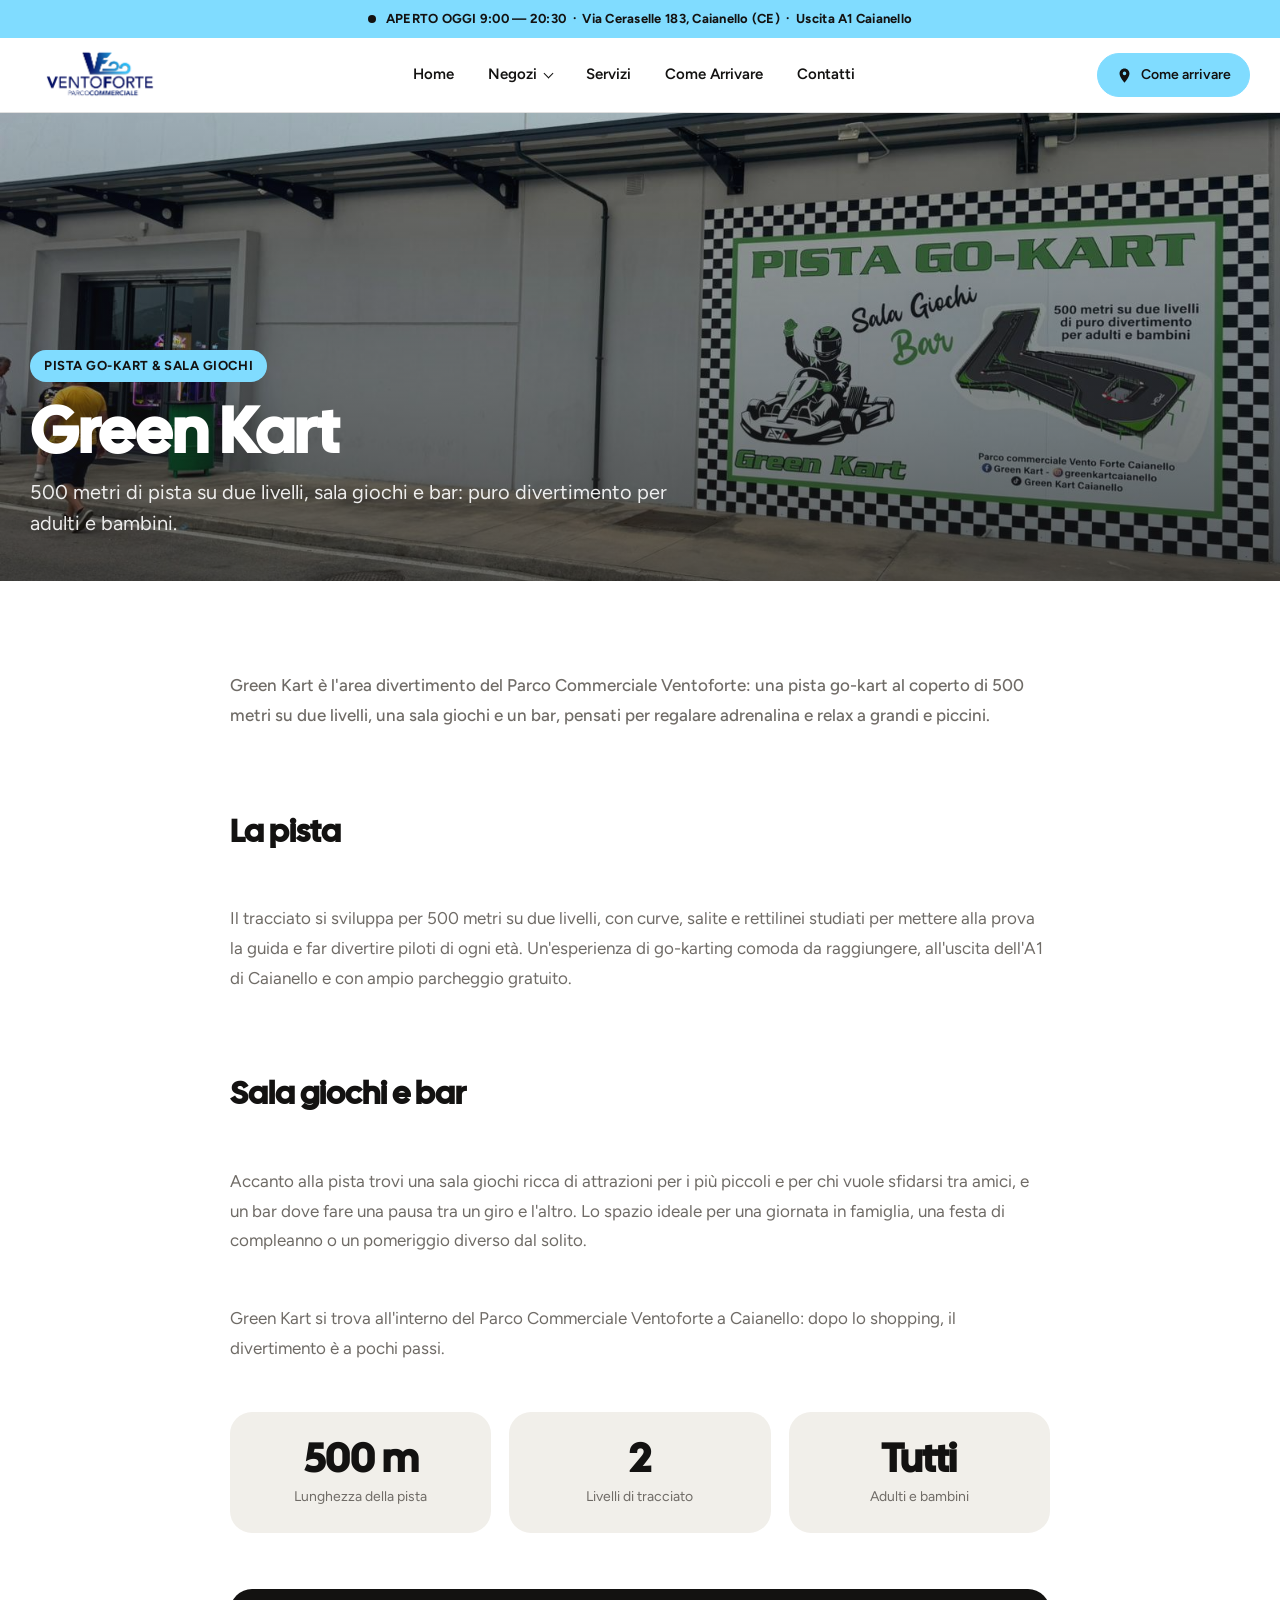
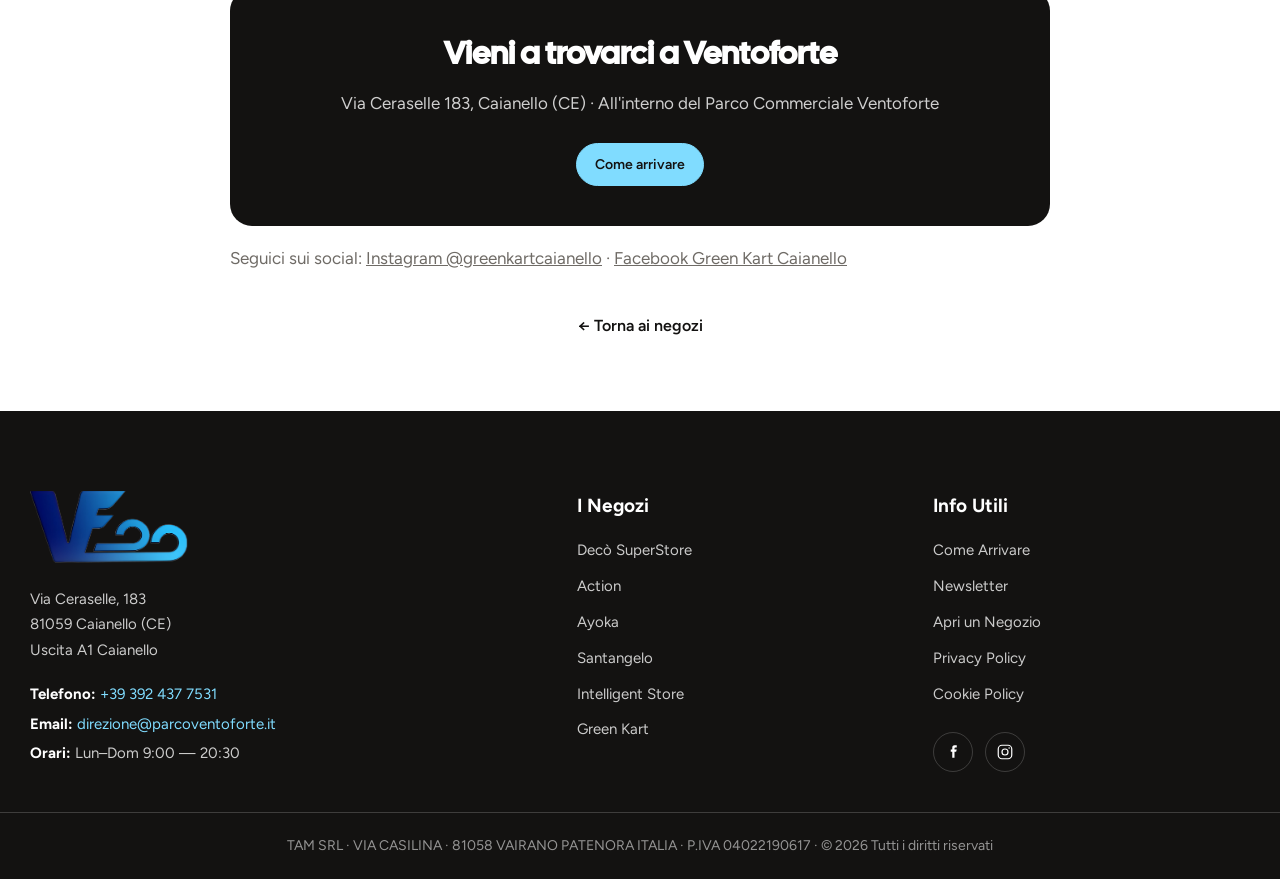
<file: greenkart.html>
<!DOCTYPE html>
<html lang="it">
<head>
<meta charset="UTF-8" />
<meta name="viewport" content="width=device-width, initial-scale=1.0" />
<title>Green Kart — Pista Go-Kart & Sala Giochi | Ventoforte Caianello (CE)</title>
<meta name="description" content="Green Kart al Parco Commerciale Ventoforte di Caianello: pista go-kart di 500 metri su due livelli, sala giochi e bar. Divertimento per adulti e bambini." />
<link rel="icon" href="assets/logos/ventoforte-official.png" />
<link rel="preconnect" href="https://fonts.googleapis.com" />
<link rel="preconnect" href="https://fonts.gstatic.com" crossorigin />
<link href="https://fonts.googleapis.com/css2?family=Cal+Sans&family=Figtree:ital,wght@0,300..900;1,300..900&display=swap" rel="stylesheet" />
<link rel="stylesheet" href="css/styles.css?v=5" />
<style>
  .store-hero{position:relative;margin-top:0}
  .store-hero__img{width:100%;height:clamp(320px,52vh,580px);object-fit:cover;display:block}
  .store-hero__overlay{position:absolute;inset:0;background:linear-gradient(180deg,rgba(19,18,17,.15) 0%,rgba(19,18,17,.65) 100%)}
  .store-hero__inner{position:absolute;left:0;right:0;bottom:0;padding-bottom:42px}
  .store-hero__eyebrow{display:inline-block;background:var(--yellow);color:var(--ink);font-weight:700;font-size:13px;letter-spacing:.04em;text-transform:uppercase;padding:6px 14px;border-radius:999px;margin-bottom:16px}
  .store-hero__title{font-family:var(--font-display);color:#fff;font-size:clamp(34px,6vw,64px);line-height:1.02;margin:0}
  .store-hero__sub{color:rgba(255,255,255,.9);font-size:clamp(16px,2vw,20px);margin-top:14px;max-width:640px}

  .store-body{padding:72px 0}
  .store-grid{display:grid;grid-template-columns:1fr;gap:30px;max-width:820px;margin-inline:auto}
  .store-lead{font-size:clamp(19px,2.4vw,24px);line-height:1.5;color:var(--ink);font-weight:500}
  .store-body p{font-size:17px;line-height:1.75;color:var(--muted);margin-top:18px}
  .store-body h2{font-family:var(--font-display);font-size:clamp(24px,3vw,32px);color:var(--ink);margin-top:46px}

  .store-stats{display:grid;grid-template-columns:repeat(3,1fr);gap:18px;max-width:820px;margin:48px auto 0}
  .store-stat{background:var(--cream);border-radius:var(--radius);padding:26px 22px;text-align:center}
  .store-stat b{display:block;font-family:var(--font-display);font-size:clamp(28px,4vw,40px);color:var(--ink);line-height:1}
  .store-stat span{display:block;margin-top:8px;font-size:14px;color:var(--muted)}

  .store-cta{max-width:820px;margin:56px auto 0;background:var(--ink);border-radius:var(--radius);padding:40px 34px;text-align:center}
  .store-cta h3{font-family:var(--font-display);color:#fff;font-size:clamp(24px,3vw,32px);margin:0 0 10px}
  .store-cta p{color:rgba(255,255,255,.8);margin:0 0 24px}
  .store-back{display:inline-flex;align-items:center;gap:8px;margin-top:40px;font-weight:600;color:var(--ink)}
  .store-source{max-width:820px;margin:40px auto 0;font-size:13px;color:var(--muted);line-height:1.7}
  .store-source a{color:var(--muted);text-decoration:underline}
  @media (max-width:640px){.store-stats{grid-template-columns:1fr}}
</style>
</head>
<body>

<!-- ================= TOP BAR ================= -->
<div class="topbar">
  <div class="container topbar__inner">
    <span class="topbar__dot"></span>
    <span>APERTO OGGI 9:00 — 20:30 &nbsp;·&nbsp; Via Ceraselle 183, Caianello (CE) &nbsp;·&nbsp; Uscita A1 Caianello</span>
  </div>
</div>

<header class="header" id="header">
  <div class="container header__inner">
    <a href="index.html" class="header__logo" aria-label="Ventoforte Parco Commerciale">
      <img src="assets/logos/ventoforte-official.png" alt="Ventoforte Parco Commerciale" width="150" height="60" />
    </a>
    <nav class="nav" id="primaryNav">
      <a href="index.html" class="nav__link">Home</a>
      <a href="index.html#negozi" class="nav__link nav__link--has">Negozi</a>
      <a href="index.html#servizi" class="nav__link">Servizi</a>
      <a href="index.html#info" class="nav__link">Come Arrivare</a>
      <a href="contatti.html" class="nav__link">Contatti</a>
    </nav>
    <div class="header__actions">
      <a href="https://maps.google.com/?q=Via+Ceraselle+183+Caianello" target="_blank" rel="noopener" class="btn btn--yellow header__tel">
        <svg viewBox="0 0 24 24" width="17" height="17" fill="currentColor" aria-hidden="true"><path d="M12 2C8.13 2 5 5.13 5 9c0 5.25 7 13 7 13s7-7.75 7-13c0-3.87-3.13-7-7-7zm0 9.5a2.5 2.5 0 1 1 0-5 2.5 2.5 0 0 1 0 5z"/></svg>
        Come arrivare
      </a>
      <button class="burger" id="burger" aria-label="Menu"><span></span><span></span><span></span></button>
    </div>
  </div>
</header>

<main>
  <section class="store-hero">
    <img src="assets/img/greenkart.jpeg" alt="Green Kart — Pista Go-Kart al Parco Commerciale Ventoforte" class="store-hero__img" />
    <div class="store-hero__overlay"></div>
    <div class="container store-hero__inner">
      <span class="store-hero__eyebrow">Pista Go-Kart &amp; Sala Giochi</span>
      <h1 class="store-hero__title">Green Kart</h1>
      <p class="store-hero__sub">500 metri di pista su due livelli, sala giochi e bar: puro divertimento per adulti e bambini.</p>
    </div>
  </section>

  <section class="store-body">
    <div class="container">
      <div class="store-grid">
        <p class="store-lead">Green Kart è l'area divertimento del Parco Commerciale Ventoforte: una pista go-kart al coperto di 500 metri su due livelli, una sala giochi e un bar, pensati per regalare adrenalina e relax a grandi e piccini.</p>

        <h2>La pista</h2>
        <p>Il tracciato si sviluppa per 500 metri su due livelli, con curve, salite e rettilinei studiati per mettere alla prova la guida e far divertire piloti di ogni età. Un'esperienza di go-karting comoda da raggiungere, all'uscita dell'A1 di Caianello e con ampio parcheggio gratuito.</p>

        <h2>Sala giochi e bar</h2>
        <p>Accanto alla pista trovi una sala giochi ricca di attrazioni per i più piccoli e per chi vuole sfidarsi tra amici, e un bar dove fare una pausa tra un giro e l'altro. Lo spazio ideale per una giornata in famiglia, una festa di compleanno o un pomeriggio diverso dal solito.</p>
        <p>Green Kart si trova all'interno del Parco Commerciale Ventoforte a Caianello: dopo lo shopping, il divertimento è a pochi passi.</p>
      </div>

      <div class="store-stats"><div class="store-stat"><b>500 m</b><span>Lunghezza della pista</span></div><div class="store-stat"><b>2</b><span>Livelli di tracciato</span></div><div class="store-stat"><b>Tutti</b><span>Adulti e bambini</span></div></div>

      <div class="store-cta">
        <h3>Vieni a trovarci a Ventoforte</h3>
        <p>Via Ceraselle 183, Caianello (CE) · All'interno del Parco Commerciale Ventoforte</p>
        <a href="https://maps.google.com/?q=Via+Ceraselle+183+Caianello" target="_blank" rel="noopener" class="btn btn--yellow">Come arrivare</a>
      </div>

      <p class="store-source">Seguici sui social: <a href="https://www.instagram.com/greenkartcaianello" target="_blank" rel="noopener">Instagram @greenkartcaianello</a> · <a href="https://www.facebook.com/people/Green-Kart-Caianello/" target="_blank" rel="noopener">Facebook Green Kart Caianello</a></p>

      <div class="container" style="text-align:center">
        <a href="index.html#negozi" class="store-back">← Torna ai negozi</a>
      </div>
    </div>
  </section>
</main>

<footer class="footer">
  <div class="container footer__top">
    <div class="footer__col footer__brand">
      <img src="assets/logos/ventoforte-footer-icon.png" alt="Ventoforte" class="footer__logo" />
      <address>Via Ceraselle, 183<br />81059 Caianello (CE)<br />Uscita A1 Caianello</address>
      <p class="footer__contact"><strong>Telefono:</strong> <a href="tel:+393924377531">+39 392 437 7531</a></p>
      <p class="footer__contact"><strong>Email:</strong> <a href="mailto:direzione@parcoventoforte.it">direzione@parcoventoforte.it</a></p>
      <p class="footer__hours"><strong>Orari:</strong> Lun–Dom 9:00 — 20:30</p>
    </div>
    <div class="footer__col">
      <h4>I Negozi</h4>
      <ul>
        <li><a href="deco-superstore.html">Decò SuperStore</a></li>
        <li><a href="action.html">Action</a></li>
        <li><a href="ayoka.html">Ayoka</a></li>
        <li><a href="santangelo.html">Santangelo</a></li>
        <li><a href="intelligent-store.html">Intelligent Store</a></li>
        <li><a href="greenkart.html">Green Kart</a></li>
      </ul>
    </div>
    <div class="footer__col">
      <h4>Info Utili</h4>
      <ul>
        <li><a href="index.html#info">Come Arrivare</a></li>
        <li><a href="index.html#newsletter">Newsletter</a></li>
        <li><a href="contatti.html">Apri un Negozio</a></li>
        <li><a href="privacy.html">Privacy Policy</a></li>
        <li><a href="cookie.html">Cookie Policy</a></li>
      </ul>
      <div class="footer__social">
        <a href="https://www.facebook.com/p/VentoForte-Parco-Commerciale-100090333679022/" target="_blank" rel="noopener" aria-label="Facebook"><svg viewBox="0 0 24 24" width="18" height="18" fill="currentColor"><path d="M14 8.5V7c0-.7.5-1 1-1h2V3h-3c-2.2 0-3 1.5-3 3.5v2H9v3h2v8h3v-8h2.2l.8-3z"/></svg></a>
        <a href="https://www.instagram.com/ventoforteparco/" target="_blank" rel="noopener" aria-label="Instagram"><svg viewBox="0 0 24 24" width="18" height="18" fill="none" stroke="currentColor" stroke-width="1.6"><rect x="3" y="3" width="18" height="18" rx="5"/><circle cx="12" cy="12" r="4"/><circle cx="17.5" cy="6.5" r="1" fill="currentColor" stroke="none"/></svg></a>
      </div>
    </div>
  </div>
  <div class="footer__bottom"><div class="container" style="text-align:center">TAM SRL · VIA CASILINA · 81058 VAIRANO PATENORA ITALIA · P.IVA 04022190617 · © 2026 Tutti i diritti riservati</div></div>
</footer>

<button class="to-top" id="toTop" aria-label="Torna su"><svg viewBox="0 0 24 24" width="20" height="20" fill="none" stroke="currentColor" stroke-width="2"><path d="m6 14 6-6 6 6"/></svg></button>
<script src="js/main.js"></script>
</body>
</html>
</file>
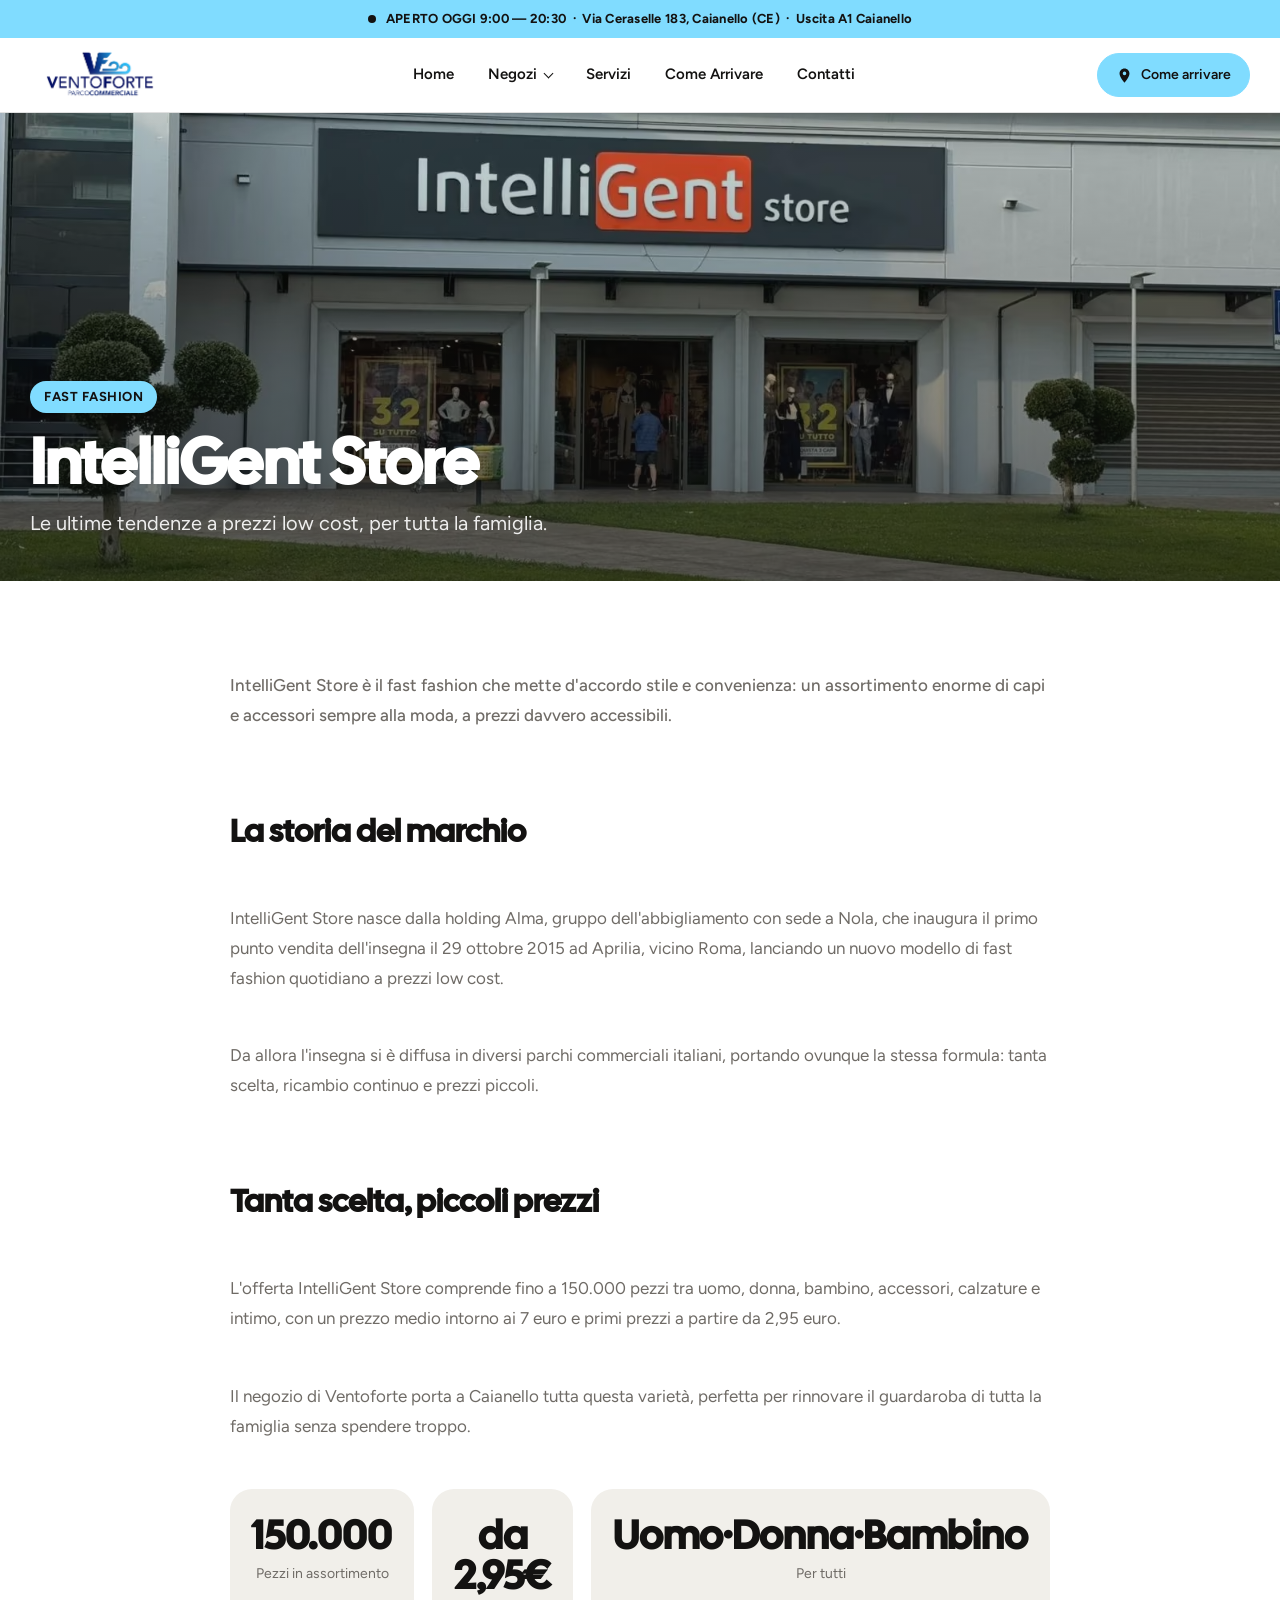
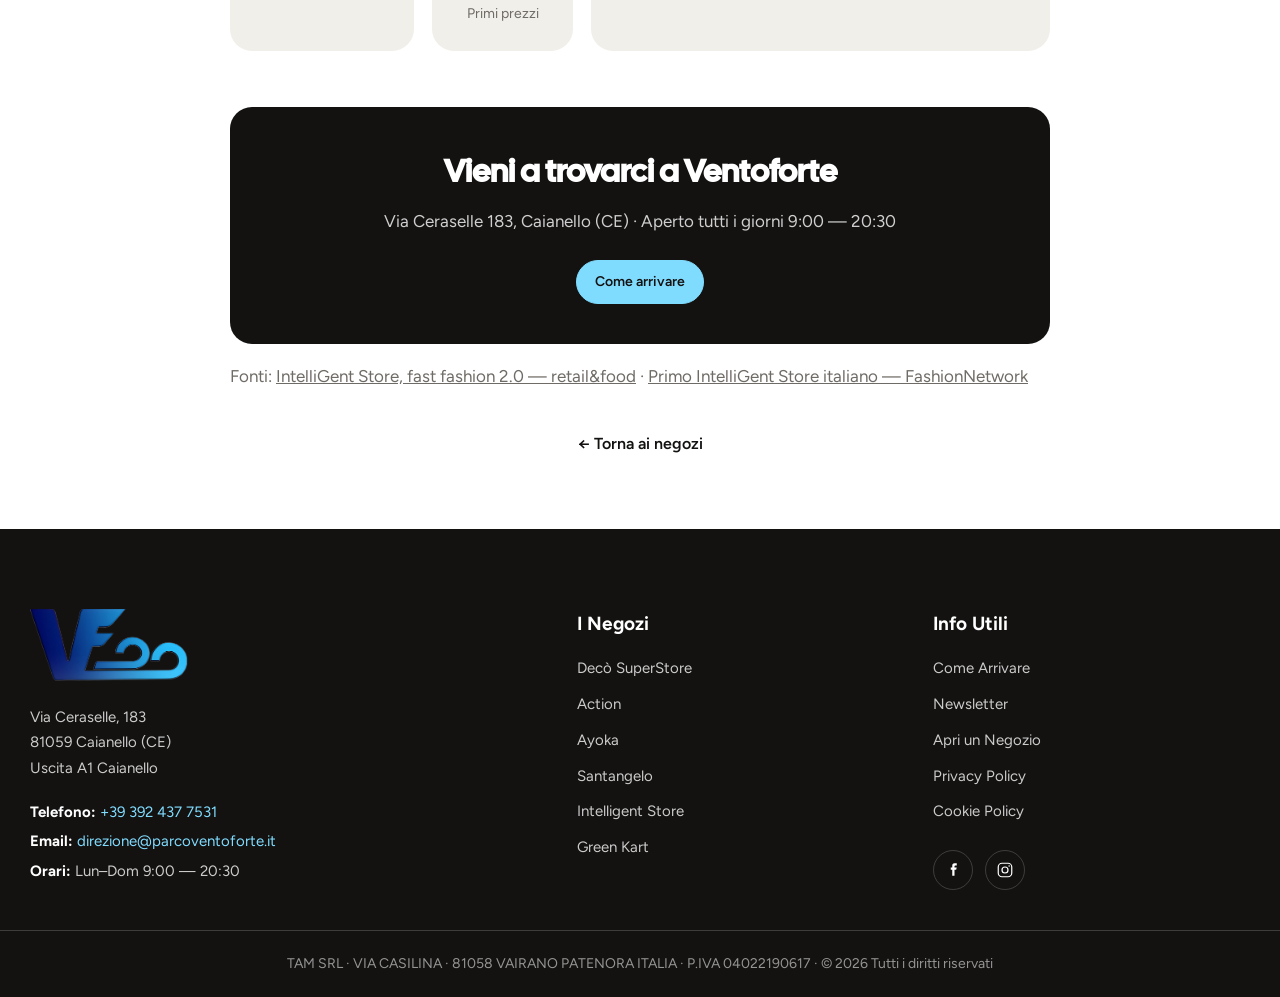
<file: intelligent-store.html>
<!DOCTYPE html>
<html lang="it">
<head>
<meta charset="UTF-8" />
<meta name="viewport" content="width=device-width, initial-scale=1.0" />
<title>IntelliGent Store — Ventoforte Parco Commerciale | Caianello (CE)</title>
<meta name="description" content="La storia di IntelliGent Store, fast fashion a prezzi low cost, e il negozio del Parco Commerciale Ventoforte a Caianello." />
<link rel="icon" href="assets/logos/ventoforte-official.png" />
<link rel="preconnect" href="https://fonts.googleapis.com" />
<link rel="preconnect" href="https://fonts.gstatic.com" crossorigin />
<link href="https://fonts.googleapis.com/css2?family=Cal+Sans&family=Figtree:ital,wght@0,300..900;1,300..900&display=swap" rel="stylesheet" />
<link rel="stylesheet" href="css/styles.css?v=5" />
<style>
  .store-hero{position:relative;margin-top:0}
  .store-hero__img{width:100%;height:clamp(320px,52vh,580px);object-fit:cover;display:block}
  .store-hero__overlay{position:absolute;inset:0;background:linear-gradient(180deg,rgba(19,18,17,.15) 0%,rgba(19,18,17,.65) 100%)}
  .store-hero__inner{position:absolute;left:0;right:0;bottom:0;padding-bottom:42px}
  .store-hero__eyebrow{display:inline-block;background:var(--yellow);color:var(--ink);font-weight:700;font-size:13px;letter-spacing:.04em;text-transform:uppercase;padding:6px 14px;border-radius:999px;margin-bottom:16px}
  .store-hero__title{font-family:var(--font-display);color:#fff;font-size:clamp(34px,6vw,64px);line-height:1.02;margin:0}
  .store-hero__sub{color:rgba(255,255,255,.9);font-size:clamp(16px,2vw,20px);margin-top:14px;max-width:640px}

  .store-body{padding:72px 0}
  .store-grid{display:grid;grid-template-columns:1fr;gap:30px;max-width:820px;margin-inline:auto}
  .store-lead{font-size:clamp(19px,2.4vw,24px);line-height:1.5;color:var(--ink);font-weight:500}
  .store-body p{font-size:17px;line-height:1.75;color:var(--muted);margin-top:18px}
  .store-body h2{font-family:var(--font-display);font-size:clamp(24px,3vw,32px);color:var(--ink);margin-top:46px}

  .store-stats{display:grid;grid-template-columns:repeat(3,1fr);gap:18px;max-width:820px;margin:48px auto 0}
  .store-stat{background:var(--cream);border-radius:var(--radius);padding:26px 22px;text-align:center}
  .store-stat b{display:block;font-family:var(--font-display);font-size:clamp(28px,4vw,40px);color:var(--ink);line-height:1}
  .store-stat span{display:block;margin-top:8px;font-size:14px;color:var(--muted)}

  .store-cta{max-width:820px;margin:56px auto 0;background:var(--ink);border-radius:var(--radius);padding:40px 34px;text-align:center}
  .store-cta h3{font-family:var(--font-display);color:#fff;font-size:clamp(24px,3vw,32px);margin:0 0 10px}
  .store-cta p{color:rgba(255,255,255,.8);margin:0 0 24px}
  .store-back{display:inline-flex;align-items:center;gap:8px;margin-top:40px;font-weight:600;color:var(--ink)}
  .store-source{max-width:820px;margin:40px auto 0;font-size:13px;color:var(--muted);line-height:1.7}
  .store-source a{color:var(--muted);text-decoration:underline}
  @media (max-width:640px){.store-stats{grid-template-columns:1fr}}
</style>
</head>
<body>

<!-- ================= TOP BAR ================= -->
<div class="topbar">
  <div class="container topbar__inner">
    <span class="topbar__dot"></span>
    <span>APERTO OGGI 9:00 — 20:30 &nbsp;·&nbsp; Via Ceraselle 183, Caianello (CE) &nbsp;·&nbsp; Uscita A1 Caianello</span>
  </div>
</div>

<header class="header" id="header">
  <div class="container header__inner">
    <a href="index.html" class="header__logo" aria-label="Ventoforte Parco Commerciale">
      <img src="assets/logos/ventoforte-official.png" alt="Ventoforte Parco Commerciale" width="150" height="60" />
    </a>
    <nav class="nav" id="primaryNav">
      <a href="index.html" class="nav__link">Home</a>
      <a href="index.html#negozi" class="nav__link nav__link--has">Negozi</a>
      <a href="index.html#servizi" class="nav__link">Servizi</a>
      <a href="index.html#info" class="nav__link">Come Arrivare</a>
      <a href="contatti.html" class="nav__link">Contatti</a>
    </nav>
    <div class="header__actions">
      <a href="https://maps.google.com/?q=Via+Ceraselle+183+Caianello" target="_blank" rel="noopener" class="btn btn--yellow header__tel">
        <svg viewBox="0 0 24 24" width="17" height="17" fill="currentColor" aria-hidden="true"><path d="M12 2C8.13 2 5 5.13 5 9c0 5.25 7 13 7 13s7-7.75 7-13c0-3.87-3.13-7-7-7zm0 9.5a2.5 2.5 0 1 1 0-5 2.5 2.5 0 0 1 0 5z"/></svg>
        Come arrivare
      </a>
      <button class="burger" id="burger" aria-label="Menu"><span></span><span></span><span></span></button>
    </div>
  </div>
</header>

<main>
  <section class="store-hero">
    <img src="assets/img/intelligent-store.avif" alt="Negozio IntelliGent Store al Parco Commerciale Ventoforte" class="store-hero__img" />
    <div class="store-hero__overlay"></div>
    <div class="container store-hero__inner">
      <span class="store-hero__eyebrow">Fast fashion</span>
      <h1 class="store-hero__title">IntelliGent Store</h1>
      <p class="store-hero__sub">Le ultime tendenze a prezzi low cost, per tutta la famiglia.</p>
    </div>
  </section>

  <section class="store-body">
    <div class="container">
      <div class="store-grid">
        <p class="store-lead">IntelliGent Store è il fast fashion che mette d'accordo stile e convenienza: un assortimento enorme di capi e accessori sempre alla moda, a prezzi davvero accessibili.</p>

        <h2>La storia del marchio</h2>
        <p>IntelliGent Store nasce dalla holding Alma, gruppo dell'abbigliamento con sede a Nola, che inaugura il primo punto vendita dell'insegna il 29 ottobre 2015 ad Aprilia, vicino Roma, lanciando un nuovo modello di fast fashion quotidiano a prezzi low cost.</p>
        <p>Da allora l'insegna si è diffusa in diversi parchi commerciali italiani, portando ovunque la stessa formula: tanta scelta, ricambio continuo e prezzi piccoli.</p>

        <h2>Tanta scelta, piccoli prezzi</h2>
        <p>L'offerta IntelliGent Store comprende fino a 150.000 pezzi tra uomo, donna, bambino, accessori, calzature e intimo, con un prezzo medio intorno ai 7 euro e primi prezzi a partire da 2,95 euro.</p>
        <p>Il negozio di Ventoforte porta a Caianello tutta questa varietà, perfetta per rinnovare il guardaroba di tutta la famiglia senza spendere troppo.</p>
      </div>

      <div class="store-stats"><div class="store-stat"><b>150.000</b><span>Pezzi in assortimento</span></div><div class="store-stat"><b>da 2,95€</b><span>Primi prezzi</span></div><div class="store-stat"><b>Uomo·Donna·Bambino</b><span>Per tutti</span></div></div>

      <div class="store-cta">
        <h3>Vieni a trovarci a Ventoforte</h3>
        <p>Via Ceraselle 183, Caianello (CE) · Aperto tutti i giorni 9:00 — 20:30</p>
        <a href="https://maps.google.com/?q=Via+Ceraselle+183+Caianello" target="_blank" rel="noopener" class="btn btn--yellow">Come arrivare</a>
      </div>

      <p class="store-source">Fonti: <a href="https://www.retailfood.it/2015/11/06/intelligent-store-fast-fashion-2-0/" target="_blank" rel="noopener">IntelliGent Store, fast fashion 2.0 — retail&food</a> · <a href="https://it.fashionnetwork.com/news/Ad-aprilia-il-primo-intelligent-store-italiano,590379.html" target="_blank" rel="noopener">Primo IntelliGent Store italiano — FashionNetwork</a></p>

      <div class="container" style="text-align:center">
        <a href="index.html#negozi" class="store-back">← Torna ai negozi</a>
      </div>
    </div>
  </section>
</main>

<footer class="footer">
  <div class="container footer__top">
    <div class="footer__col footer__brand">
      <img src="assets/logos/ventoforte-footer-icon.png" alt="Ventoforte" class="footer__logo" />
      <address>Via Ceraselle, 183<br />81059 Caianello (CE)<br />Uscita A1 Caianello</address>
      <p class="footer__contact"><strong>Telefono:</strong> <a href="tel:+393924377531">+39 392 437 7531</a></p>
      <p class="footer__contact"><strong>Email:</strong> <a href="mailto:direzione@parcoventoforte.it">direzione@parcoventoforte.it</a></p>
      <p class="footer__hours"><strong>Orari:</strong> Lun–Dom 9:00 — 20:30</p>
    </div>
    <div class="footer__col">
      <h4>I Negozi</h4>
      <ul>
        <li><a href="deco-superstore.html">Decò SuperStore</a></li>
        <li><a href="action.html">Action</a></li>
        <li><a href="ayoka.html">Ayoka</a></li>
        <li><a href="santangelo.html">Santangelo</a></li>
        <li><a href="intelligent-store.html">Intelligent Store</a></li>
        <li><a href="greenkart.html">Green Kart</a></li>
      </ul>
    </div>
    <div class="footer__col">
      <h4>Info Utili</h4>
      <ul>
        <li><a href="index.html#info">Come Arrivare</a></li>
        <li><a href="index.html#newsletter">Newsletter</a></li>
        <li><a href="contatti.html">Apri un Negozio</a></li>
        <li><a href="privacy.html">Privacy Policy</a></li>
        <li><a href="cookie.html">Cookie Policy</a></li>
      </ul>
      <div class="footer__social">
        <a href="https://www.facebook.com/p/VentoForte-Parco-Commerciale-100090333679022/" target="_blank" rel="noopener" aria-label="Facebook"><svg viewBox="0 0 24 24" width="18" height="18" fill="currentColor"><path d="M14 8.5V7c0-.7.5-1 1-1h2V3h-3c-2.2 0-3 1.5-3 3.5v2H9v3h2v8h3v-8h2.2l.8-3z"/></svg></a>
        <a href="https://www.instagram.com/ventoforteparco/" target="_blank" rel="noopener" aria-label="Instagram"><svg viewBox="0 0 24 24" width="18" height="18" fill="none" stroke="currentColor" stroke-width="1.6"><rect x="3" y="3" width="18" height="18" rx="5"/><circle cx="12" cy="12" r="4"/><circle cx="17.5" cy="6.5" r="1" fill="currentColor" stroke="none"/></svg></a>
      </div>
    </div>
  </div>
  <div class="footer__bottom"><div class="container" style="text-align:center">TAM SRL · VIA CASILINA · 81058 VAIRANO PATENORA ITALIA · P.IVA 04022190617 · © 2026 Tutti i diritti riservati</div></div>
</footer>

<button class="to-top" id="toTop" aria-label="Torna su"><svg viewBox="0 0 24 24" width="20" height="20" fill="none" stroke="currentColor" stroke-width="2"><path d="m6 14 6-6 6 6"/></svg></button>
<script src="js/main.js"></script>
</body>
</html>
</file>
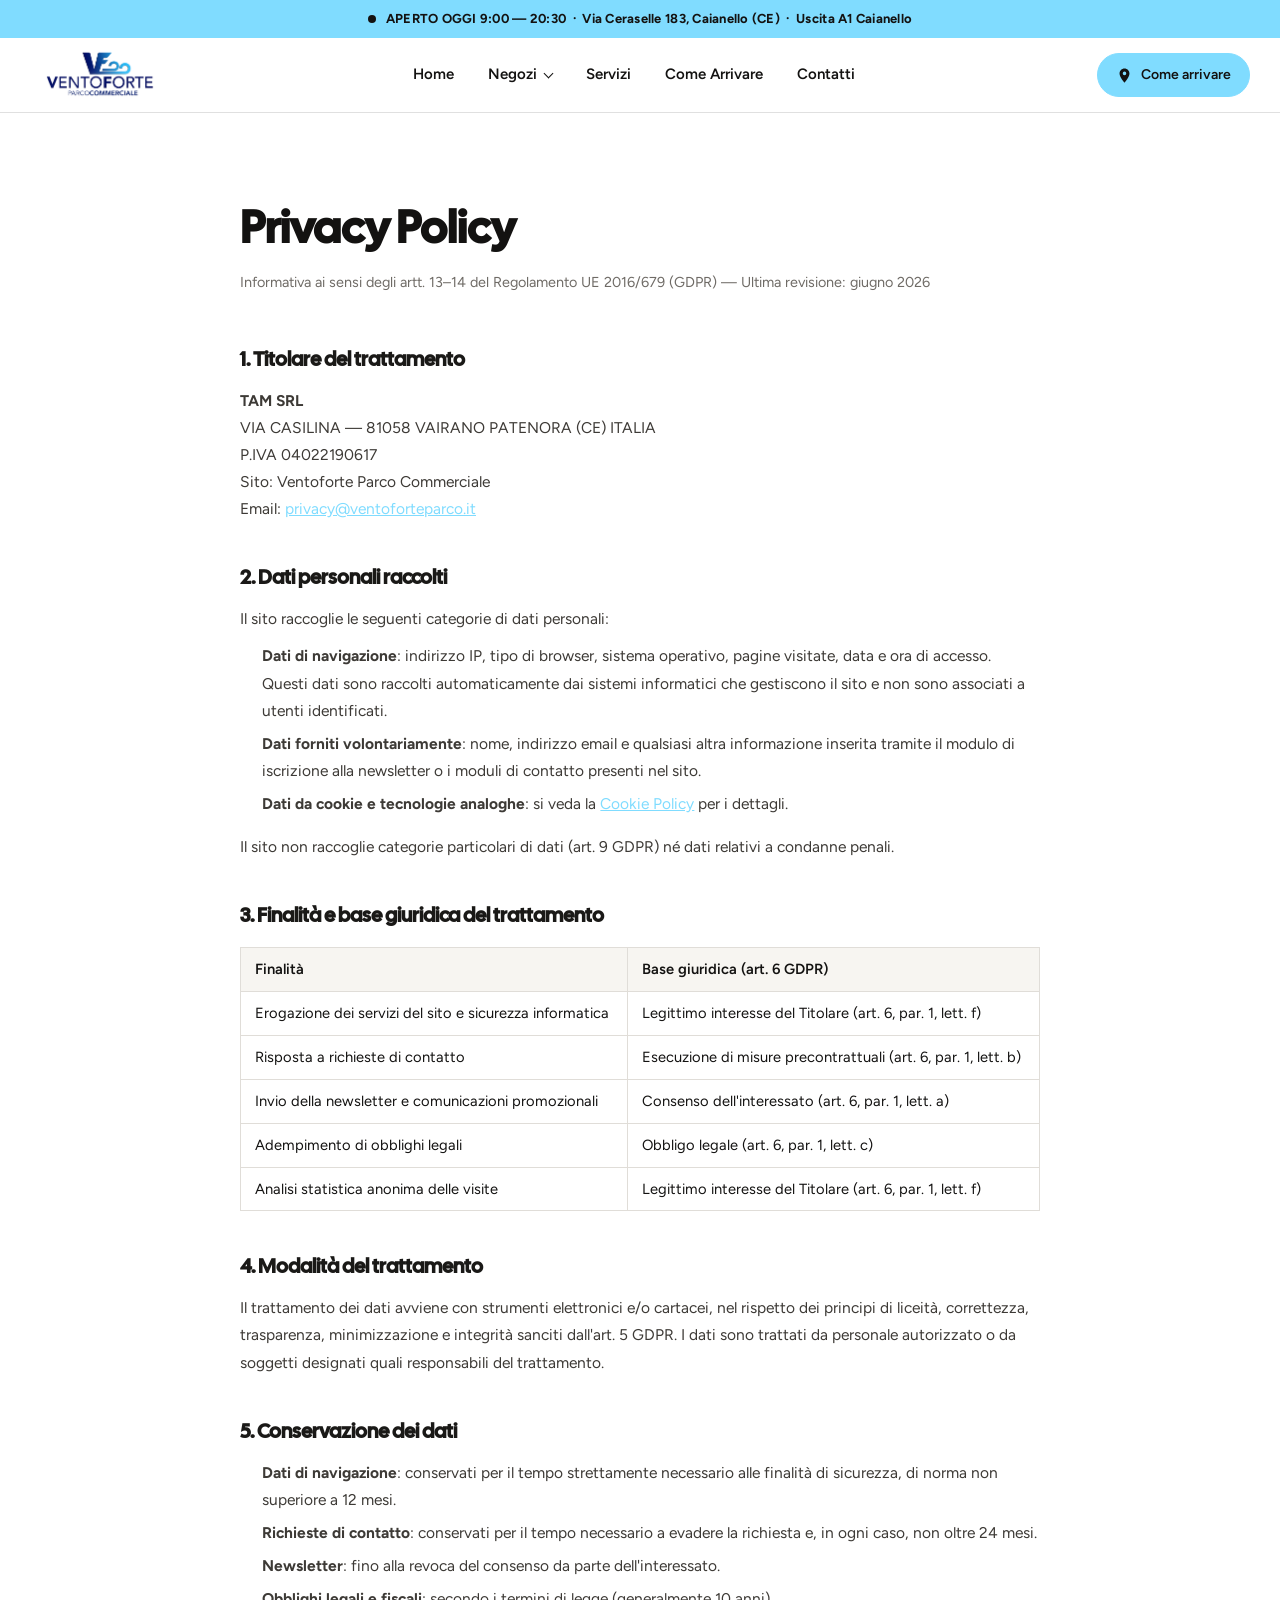
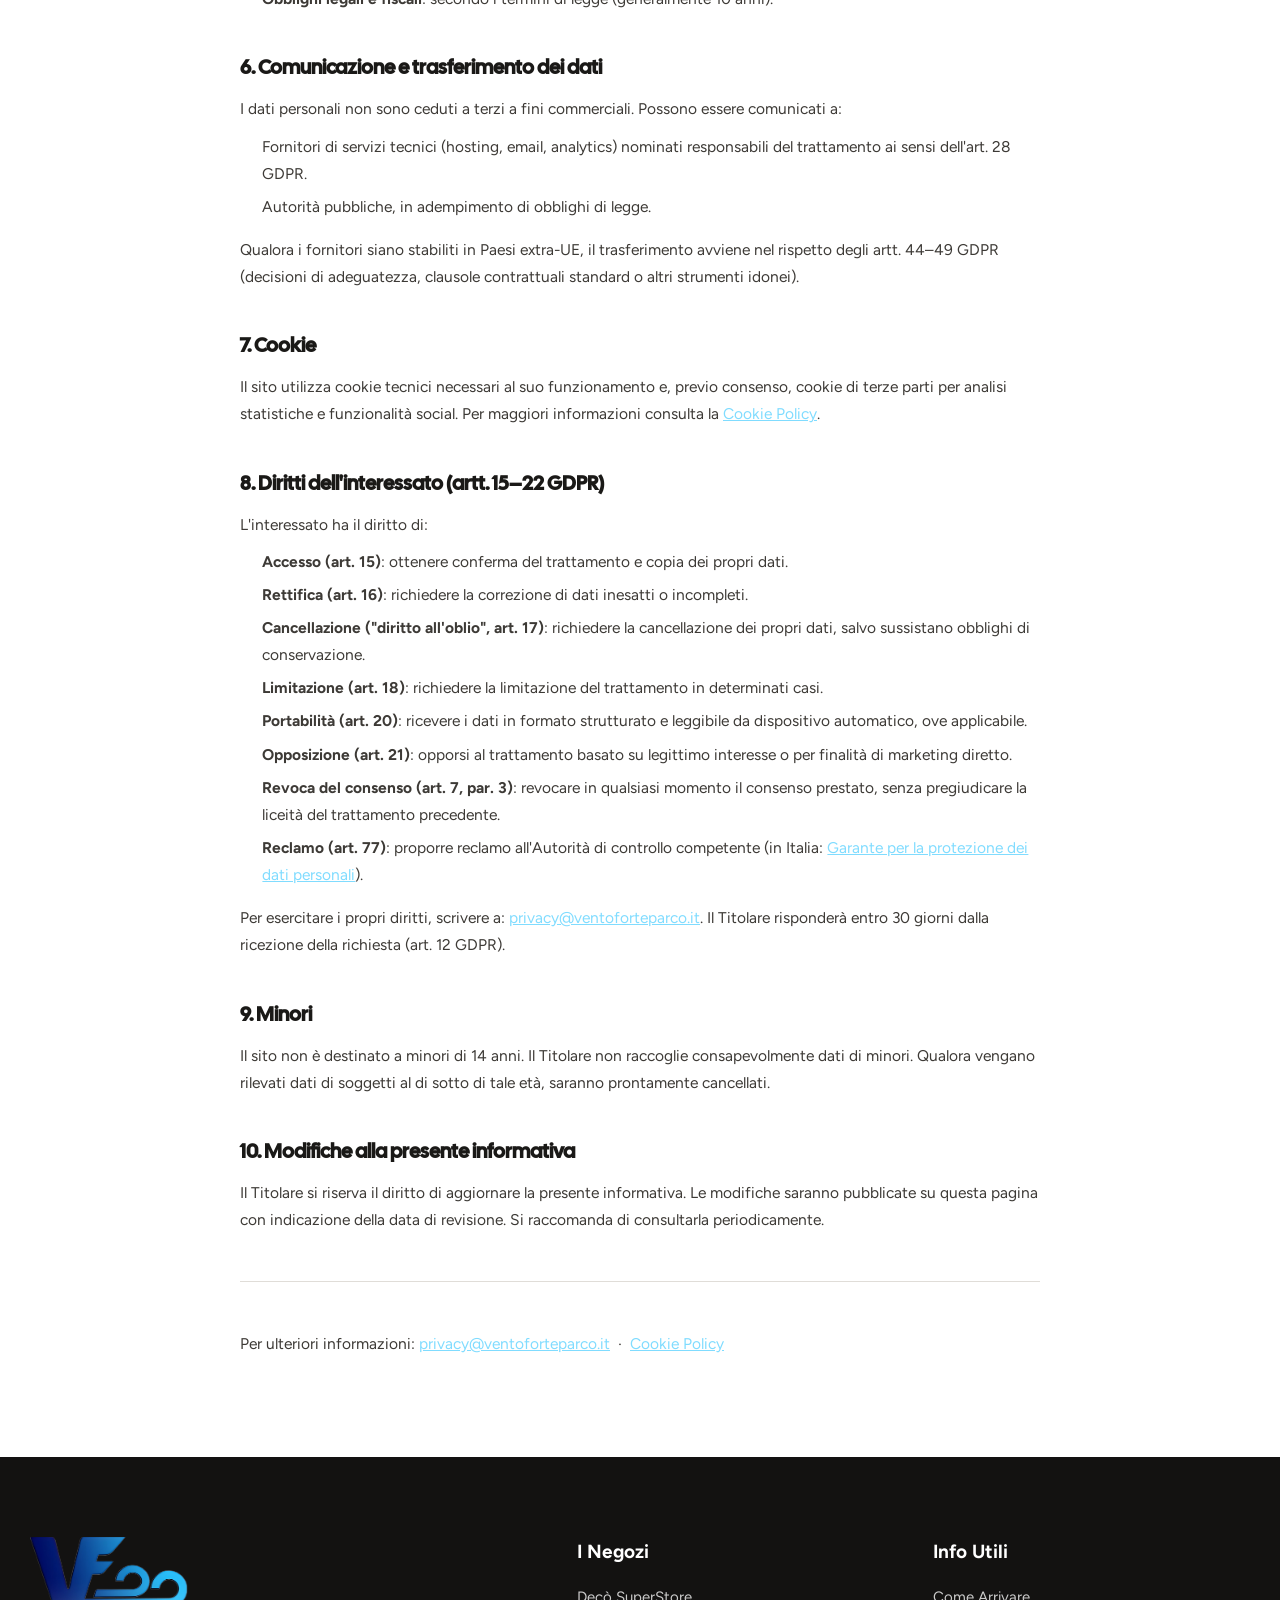
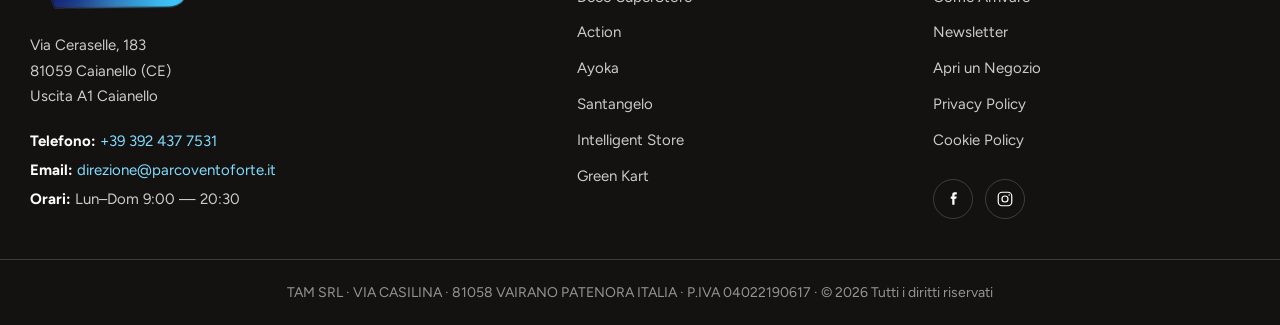
<file: privacy.html>
<!DOCTYPE html>
<html lang="it">
<head>
<meta charset="UTF-8" />
<meta name="viewport" content="width=device-width, initial-scale=1.0" />
<title>Privacy Policy — Ventoforte Parco Commerciale</title>
<meta name="description" content="Informativa sul trattamento dei dati personali ai sensi del Regolamento UE 2016/679 (GDPR) per il sito Ventoforte Parco Commerciale." />
<link rel="icon" href="assets/logos/ventoforte-official.png" />
<link rel="preconnect" href="https://fonts.googleapis.com" />
<link rel="preconnect" href="https://fonts.gstatic.com" crossorigin />
<link href="https://fonts.googleapis.com/css2?family=Cal+Sans&family=Figtree:ital,wght@0,300..900;1,300..900&display=swap" rel="stylesheet" />
<link rel="stylesheet" href="css/styles.css?v=5" />
<style>
  .policy-page { padding: 80px 0 100px; }
  .policy-page h1 { font-family: 'Cal Sans', sans-serif; font-size: clamp(1.8rem, 4vw, 2.8rem); margin-bottom: 8px; }
  .policy-page .policy-meta { color: #6F6B66; font-size: 0.9rem; margin-bottom: 48px; }
  .policy-page h2 { font-family: 'Cal Sans', sans-serif; font-size: 1.25rem; margin: 40px 0 12px; color: var(--dark, #1a1a1a); }
  .policy-page p, .policy-page li { font-size: 0.97rem; line-height: 1.75; color: #3d3a36; }
  .policy-page ul { padding-left: 1.4em; margin: 10px 0 16px; }
  .policy-page ul li { margin-bottom: 6px; }
  .policy-page a { color: var(--yellow, #f5c200); text-decoration: underline; }
  .policy-page table { width: 100%; border-collapse: collapse; margin: 16px 0; font-size: 0.92rem; }
  .policy-page table th, .policy-page table td { border: 1px solid #e0ddd8; padding: 10px 14px; text-align: left; }
  .policy-page table th { background: #f7f5f1; font-weight: 600; }
  .policy-page hr { border: none; border-top: 1px solid #e0ddd8; margin: 48px 0; }
</style>
</head>
<body>

<!-- ================= TOP BAR ================= -->
<div class="topbar">
  <div class="container topbar__inner">
    <span class="topbar__dot"></span>
    <span>APERTO OGGI 9:00 — 20:30 &nbsp;·&nbsp; Via Ceraselle 183, Caianello (CE) &nbsp;·&nbsp; Uscita A1 Caianello</span>
  </div>
</div>

<!-- ================= HEADER ================= -->
<header class="header" id="header">
  <div class="container header__inner">
    <a href="index.html" class="header__logo" aria-label="Ventoforte Parco Commerciale">
      <img src="assets/logos/ventoforte-official.png" alt="Ventoforte Parco Commerciale" width="150" height="60" />
    </a>
    <nav class="nav" id="primaryNav">
      <a href="index.html" class="nav__link">Home</a>
      <a href="index.html#negozi" class="nav__link nav__link--has">Negozi</a>
      <a href="index.html#servizi" class="nav__link">Servizi</a>
      <a href="index.html#info" class="nav__link">Come Arrivare</a>
      <a href="contatti.html" class="nav__link">Contatti</a>
    </nav>
    <div class="header__actions">
      <a href="https://maps.google.com/?q=Via+Ceraselle+183+Caianello" target="_blank" rel="noopener" class="btn btn--yellow header__tel">
        <svg viewBox="0 0 24 24" width="17" height="17" fill="currentColor" aria-hidden="true"><path d="M12 2C8.13 2 5 5.13 5 9c0 5.25 7 13 7 13s7-7.75 7-13c0-3.87-3.13-7-7-7zm0 9.5a2.5 2.5 0 1 1 0-5 2.5 2.5 0 0 1 0 5z"/></svg>
        Come arrivare
      </a>
      <button class="burger" id="burger" aria-label="Menu">
        <span></span><span></span><span></span>
      </button>
    </div>
  </div>
</header>

<main>
<section class="policy-page">
  <div class="container" style="max-width:860px">

    <h1>Privacy Policy</h1>
    <p class="policy-meta">Informativa ai sensi degli artt. 13–14 del Regolamento UE 2016/679 (GDPR) — Ultima revisione: giugno 2026</p>

    <!-- 1 -->
    <h2>1. Titolare del trattamento</h2>
    <p>
      <strong>TAM SRL</strong><br />
      VIA CASILINA — 81058 VAIRANO PATENORA (CE) ITALIA<br />
      P.IVA 04022190617<br />
      Sito: Ventoforte Parco Commerciale<br />
      Email: <a href="mailto:privacy@ventoforteparco.it">privacy@ventoforteparco.it</a>
    </p>

    <!-- 2 -->
    <h2>2. Dati personali raccolti</h2>
    <p>Il sito raccoglie le seguenti categorie di dati personali:</p>
    <ul>
      <li><strong>Dati di navigazione</strong>: indirizzo IP, tipo di browser, sistema operativo, pagine visitate, data e ora di accesso. Questi dati sono raccolti automaticamente dai sistemi informatici che gestiscono il sito e non sono associati a utenti identificati.</li>
      <li><strong>Dati forniti volontariamente</strong>: nome, indirizzo email e qualsiasi altra informazione inserita tramite il modulo di iscrizione alla newsletter o i moduli di contatto presenti nel sito.</li>
      <li><strong>Dati da cookie e tecnologie analoghe</strong>: si veda la <a href="cookie.html">Cookie Policy</a> per i dettagli.</li>
    </ul>
    <p>Il sito non raccoglie categorie particolari di dati (art. 9 GDPR) né dati relativi a condanne penali.</p>

    <!-- 3 -->
    <h2>3. Finalità e base giuridica del trattamento</h2>
    <table>
      <thead>
        <tr>
          <th>Finalità</th>
          <th>Base giuridica (art. 6 GDPR)</th>
        </tr>
      </thead>
      <tbody>
        <tr>
          <td>Erogazione dei servizi del sito e sicurezza informatica</td>
          <td>Legittimo interesse del Titolare (art. 6, par. 1, lett. f)</td>
        </tr>
        <tr>
          <td>Risposta a richieste di contatto</td>
          <td>Esecuzione di misure precontrattuali (art. 6, par. 1, lett. b)</td>
        </tr>
        <tr>
          <td>Invio della newsletter e comunicazioni promozionali</td>
          <td>Consenso dell'interessato (art. 6, par. 1, lett. a)</td>
        </tr>
        <tr>
          <td>Adempimento di obblighi legali</td>
          <td>Obbligo legale (art. 6, par. 1, lett. c)</td>
        </tr>
        <tr>
          <td>Analisi statistica anonima delle visite</td>
          <td>Legittimo interesse del Titolare (art. 6, par. 1, lett. f)</td>
        </tr>
      </tbody>
    </table>

    <!-- 4 -->
    <h2>4. Modalità del trattamento</h2>
    <p>Il trattamento dei dati avviene con strumenti elettronici e/o cartacei, nel rispetto dei principi di liceità, correttezza, trasparenza, minimizzazione e integrità sanciti dall'art. 5 GDPR. I dati sono trattati da personale autorizzato o da soggetti designati quali responsabili del trattamento.</p>

    <!-- 5 -->
    <h2>5. Conservazione dei dati</h2>
    <ul>
      <li><strong>Dati di navigazione</strong>: conservati per il tempo strettamente necessario alle finalità di sicurezza, di norma non superiore a 12 mesi.</li>
      <li><strong>Richieste di contatto</strong>: conservati per il tempo necessario a evadere la richiesta e, in ogni caso, non oltre 24 mesi.</li>
      <li><strong>Newsletter</strong>: fino alla revoca del consenso da parte dell'interessato.</li>
      <li><strong>Obblighi legali e fiscali</strong>: secondo i termini di legge (generalmente 10 anni).</li>
    </ul>

    <!-- 6 -->
    <h2>6. Comunicazione e trasferimento dei dati</h2>
    <p>I dati personali non sono ceduti a terzi a fini commerciali. Possono essere comunicati a:</p>
    <ul>
      <li>Fornitori di servizi tecnici (hosting, email, analytics) nominati responsabili del trattamento ai sensi dell'art. 28 GDPR.</li>
      <li>Autorità pubbliche, in adempimento di obblighi di legge.</li>
    </ul>
    <p>Qualora i fornitori siano stabiliti in Paesi extra-UE, il trasferimento avviene nel rispetto degli artt. 44–49 GDPR (decisioni di adeguatezza, clausole contrattuali standard o altri strumenti idonei).</p>

    <!-- 7 -->
    <h2>7. Cookie</h2>
    <p>Il sito utilizza cookie tecnici necessari al suo funzionamento e, previo consenso, cookie di terze parti per analisi statistiche e funzionalità social. Per maggiori informazioni consulta la <a href="cookie.html">Cookie Policy</a>.</p>

    <!-- 8 -->
    <h2>8. Diritti dell'interessato (artt. 15–22 GDPR)</h2>
    <p>L'interessato ha il diritto di:</p>
    <ul>
      <li><strong>Accesso (art. 15)</strong>: ottenere conferma del trattamento e copia dei propri dati.</li>
      <li><strong>Rettifica (art. 16)</strong>: richiedere la correzione di dati inesatti o incompleti.</li>
      <li><strong>Cancellazione ("diritto all'oblio", art. 17)</strong>: richiedere la cancellazione dei propri dati, salvo sussistano obblighi di conservazione.</li>
      <li><strong>Limitazione (art. 18)</strong>: richiedere la limitazione del trattamento in determinati casi.</li>
      <li><strong>Portabilità (art. 20)</strong>: ricevere i dati in formato strutturato e leggibile da dispositivo automatico, ove applicabile.</li>
      <li><strong>Opposizione (art. 21)</strong>: opporsi al trattamento basato su legittimo interesse o per finalità di marketing diretto.</li>
      <li><strong>Revoca del consenso (art. 7, par. 3)</strong>: revocare in qualsiasi momento il consenso prestato, senza pregiudicare la liceità del trattamento precedente.</li>
      <li><strong>Reclamo (art. 77)</strong>: proporre reclamo all'Autorità di controllo competente (in Italia: <a href="https://www.garanteprivacy.it" target="_blank" rel="noopener">Garante per la protezione dei dati personali</a>).</li>
    </ul>
    <p>Per esercitare i propri diritti, scrivere a: <a href="mailto:privacy@ventoforteparco.it">privacy@ventoforteparco.it</a>. Il Titolare risponderà entro 30 giorni dalla ricezione della richiesta (art. 12 GDPR).</p>

    <!-- 9 -->
    <h2>9. Minori</h2>
    <p>Il sito non è destinato a minori di 14 anni. Il Titolare non raccoglie consapevolmente dati di minori. Qualora vengano rilevati dati di soggetti al di sotto di tale età, saranno prontamente cancellati.</p>

    <!-- 10 -->
    <h2>10. Modifiche alla presente informativa</h2>
    <p>Il Titolare si riserva il diritto di aggiornare la presente informativa. Le modifiche saranno pubblicate su questa pagina con indicazione della data di revisione. Si raccomanda di consultarla periodicamente.</p>

    <hr />
    <p>Per ulteriori informazioni: <a href="mailto:privacy@ventoforteparco.it">privacy@ventoforteparco.it</a> &nbsp;·&nbsp; <a href="cookie.html">Cookie Policy</a></p>

  </div>
</section>
</main>

<!-- ================= FOOTER ================= -->
<footer class="footer">
  <div class="container footer__top">
    <div class="footer__col footer__brand">
      <img src="assets/logos/ventoforte-footer-icon.png" alt="Ventoforte" class="footer__logo" />
      <address>
        Via Ceraselle, 183<br />
        81059 Caianello (CE)<br />
        Uscita A1 Caianello
      </address>
      <p class="footer__contact"><strong>Telefono:</strong> <a href="tel:+393924377531">+39 392 437 7531</a></p>
      <p class="footer__contact"><strong>Email:</strong> <a href="mailto:direzione@parcoventoforte.it">direzione@parcoventoforte.it</a></p>
      <p class="footer__hours"><strong>Orari:</strong> Lun–Dom 9:00 — 20:30</p>
    </div>
    <div class="footer__col">
      <h4>I Negozi</h4>
      <ul>
        <li><a href="index.html#negozi">Decò SuperStore</a></li>
        <li><a href="index.html#negozi">Action</a></li>
        <li><a href="index.html#negozi">Ayoka</a></li>
        <li><a href="index.html#negozi">Santangelo</a></li>
        <li><a href="index.html#negozi">Intelligent Store</a></li>
        <li><a href="greenkart.html">Green Kart</a></li>
      </ul>
    </div>
    <div class="footer__col">
      <h4>Info Utili</h4>
      <ul>
        <li><a href="index.html#info">Come Arrivare</a></li>
        <li><a href="index.html#newsletter">Newsletter</a></li>
        <li><a href="contatti.html">Apri un Negozio</a></li>
        <li><a href="privacy.html">Privacy Policy</a></li>
        <li><a href="cookie.html">Cookie Policy</a></li>
      </ul>
      <div class="footer__social">
        <a href="https://www.facebook.com/p/VentoForte-Parco-Commerciale-100090333679022/" target="_blank" rel="noopener" aria-label="Facebook">
          <svg viewBox="0 0 24 24" width="18" height="18" fill="currentColor"><path d="M14 8.5V7c0-.7.5-1 1-1h2V3h-3c-2.2 0-3 1.5-3 3.5v2H9v3h2v8h3v-8h2.2l.8-3z"/></svg>
        </a>
        <a href="https://www.instagram.com/ventoforteparco/" target="_blank" rel="noopener" aria-label="Instagram">
          <svg viewBox="0 0 24 24" width="18" height="18" fill="none" stroke="currentColor" stroke-width="1.6"><rect x="3" y="3" width="18" height="18" rx="5"/><circle cx="12" cy="12" r="4"/><circle cx="17.5" cy="6.5" r="1" fill="currentColor" stroke="none"/></svg>
        </a>
      </div>
    </div>
  </div>
  <div class="footer__bottom">
    <div class="container" style="text-align:center">TAM SRL · VIA CASILINA · 81058 VAIRANO PATENORA ITALIA · P.IVA 04022190617 · © 2026 Tutti i diritti riservati</div>
  </div>
</footer>

<button class="to-top" id="toTop" aria-label="Torna su">
  <svg viewBox="0 0 24 24" width="20" height="20" fill="none" stroke="currentColor" stroke-width="2"><path d="m6 14 6-6 6 6"/></svg>
</button>

<script src="js/main.js"></script>
</body>
</html>
</file>
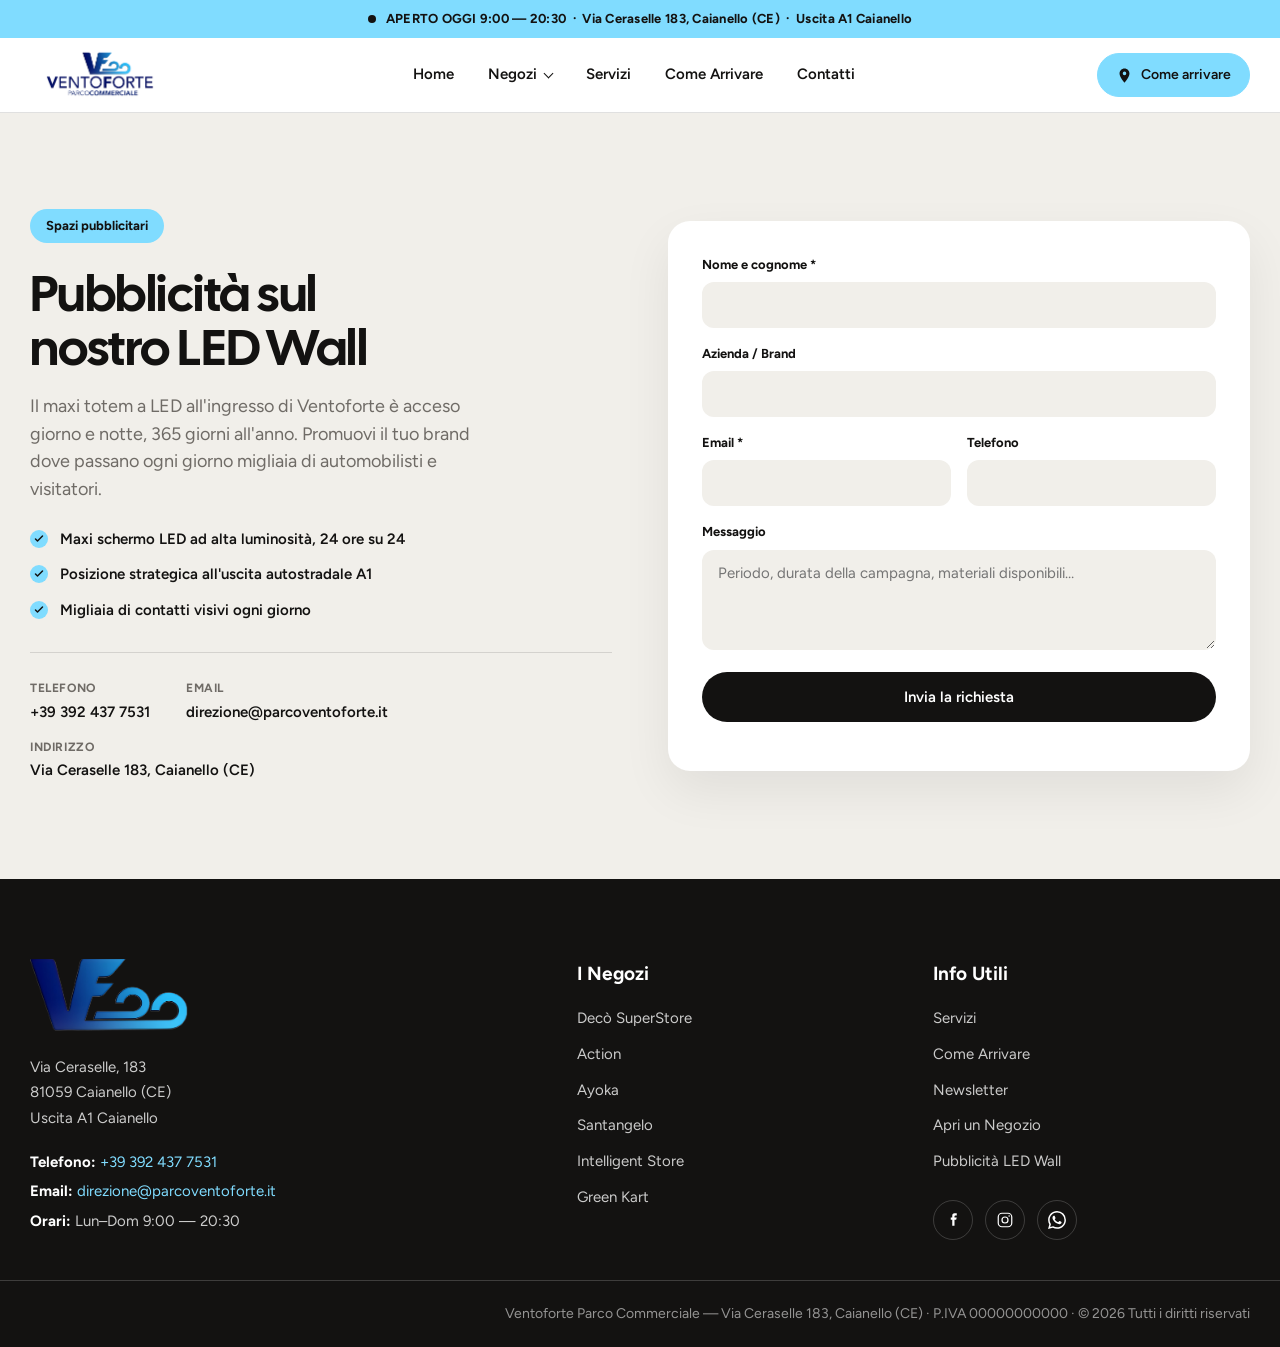
<file: pubblicita.html>
<!DOCTYPE html>
<html lang="it">
<head>
<meta charset="UTF-8" />
<meta name="viewport" content="width=device-width, initial-scale=1.0" />
<title>Pubblicità sul LED Wall | Ventoforte Parco Commerciale</title>
<meta name="description" content="Promuovi il tuo brand sul maxi LED Wall di Ventoforte a Caianello (CE), all'uscita A1. Migliaia di contatti visivi ogni giorno. Richiedi informazioni." />
<link rel="icon" href="assets/logos/ventoforte-official.png" />
<link rel="preconnect" href="https://fonts.googleapis.com" />
<link rel="preconnect" href="https://fonts.gstatic.com" crossorigin />
<link href="https://fonts.googleapis.com/css2?family=Cal+Sans&family=Figtree:ital,wght@0,300..900;1,300..900&display=swap" rel="stylesheet" />
<link rel="stylesheet" href="css/styles.css?v=4" />
</head>
<body>

<!-- ================= TOP BAR ================= -->
<div class="topbar">
  <div class="container topbar__inner">
    <span class="topbar__dot"></span>
    <span>APERTO OGGI 9:00 — 20:30 &nbsp;·&nbsp; Via Ceraselle 183, Caianello (CE) &nbsp;·&nbsp; Uscita A1 Caianello</span>
  </div>
</div>

<!-- ================= HEADER ================= -->
<header class="header" id="header">
  <div class="container header__inner">
    <a href="index.html" class="header__logo" aria-label="Ventoforte Parco Commerciale">
      <img src="assets/logos/ventoforte-official.png" alt="Ventoforte Parco Commerciale" width="150" height="60" />
    </a>
    <nav class="nav" id="primaryNav">
      <a href="index.html" class="nav__link">Home</a>
      <a href="index.html#negozi" class="nav__link nav__link--has">Negozi</a>
      <a href="index.html#servizi" class="nav__link">Servizi</a>
      <a href="index.html#info" class="nav__link">Come Arrivare</a>
      <a href="contatti.html" class="nav__link">Contatti</a>
    </nav>
    <div class="header__actions">
      <a href="https://maps.google.com/?q=Via+Ceraselle+183+Caianello" target="_blank" rel="noopener" class="btn btn--yellow header__tel">
        <svg viewBox="0 0 24 24" width="17" height="17" fill="currentColor" aria-hidden="true"><path d="M12 2C8.13 2 5 5.13 5 9c0 5.25 7 13 7 13s7-7.75 7-13c0-3.87-3.13-7-7-7zm0 9.5a2.5 2.5 0 1 1 0-5 2.5 2.5 0 0 1 0 5z"/></svg>
        Come arrivare
      </a>
      <button class="burger" id="burger" aria-label="Menu">
        <span></span><span></span><span></span>
      </button>
    </div>
  </div>
</header>

<main>

<!-- ================= PUBBLICITÀ — RICHIESTA ================= -->
<section class="contact" id="pubblicita">
  <div class="container contact__inner">
    <div class="contact__intro reveal">
      <span class="eyebrow-tag">Spazi pubblicitari</span>
      <h2 class="section-title">Pubblicità sul<br>nostro LED Wall</h2>
      <p class="muted">Il maxi totem a LED all'ingresso di Ventoforte è acceso giorno e notte, 365 giorni all'anno. Promuovi il tuo brand dove passano ogni giorno migliaia di automobilisti e visitatori.</p>
      <ul class="contact__points">
        <li>Maxi schermo LED ad alta luminosità, 24 ore su 24</li>
        <li>Posizione strategica all'uscita autostradale A1</li>
        <li>Migliaia di contatti visivi ogni giorno</li>
      </ul>

      <div class="contact__direct">
        <a href="tel:+393924377531"><strong>Telefono</strong>+39 392 437 7531</a>
        <a href="mailto:direzione@parcoventoforte.it"><strong>Email</strong>direzione@parcoventoforte.it</a>
        <span><strong>Indirizzo</strong>Via Ceraselle 183, Caianello (CE)</span>
      </div>
    </div>

    <form class="contact__form reveal" id="contactForm" action="php/contact.php" method="post" novalidate>
      <input type="hidden" name="oggetto" value="Richiesta pubblicità LED Wall" />
      <div class="field">
        <label for="c-nome">Nome e cognome *</label>
        <input type="text" id="c-nome" name="nome" required autocomplete="name" />
      </div>
      <div class="field">
        <label for="c-azienda">Azienda / Brand</label>
        <input type="text" id="c-azienda" name="azienda" autocomplete="organization" />
      </div>
      <div class="field-row">
        <div class="field">
          <label for="c-email">Email *</label>
          <input type="email" id="c-email" name="email" required autocomplete="email" />
        </div>
        <div class="field">
          <label for="c-tel">Telefono</label>
          <input type="tel" id="c-tel" name="telefono" autocomplete="tel" />
        </div>
      </div>
      <div class="field">
        <label for="c-msg">Messaggio</label>
        <textarea id="c-msg" name="messaggio" rows="4" placeholder="Periodo, durata della campagna, materiali disponibili…"></textarea>
      </div>
      <!-- honeypot anti-spam: non compilare -->
      <input type="text" name="website" class="hp" tabindex="-1" autocomplete="off" aria-hidden="true" />
      <button type="submit" class="btn btn--dark">Invia la richiesta</button>
      <p class="form-status" id="contactStatus" role="status" aria-live="polite"></p>
    </form>
  </div>
</section>

</main>

<!-- ================= FOOTER ================= -->
<footer class="footer">
  <div class="container footer__top">
    <div class="footer__col footer__brand">
      <img src="assets/logos/ventoforte-footer-icon.png" alt="Ventoforte" class="footer__logo" />
      <address>
        Via Ceraselle, 183<br />
        81059 Caianello (CE)<br />
        Uscita A1 Caianello
      </address>
      <p class="footer__contact"><strong>Telefono:</strong> <a href="tel:+393924377531">+39 392 437 7531</a></p>
      <p class="footer__contact"><strong>Email:</strong> <a href="mailto:direzione@parcoventoforte.it">direzione@parcoventoforte.it</a></p>
      <p class="footer__hours"><strong>Orari:</strong> Lun–Dom 9:00 — 20:30</p>
    </div>
    <div class="footer__col">
      <h4>I Negozi</h4>
      <ul>
        <li><a href="index.html#negozi">Decò SuperStore</a></li>
        <li><a href="index.html#negozi">Action</a></li>
        <li><a href="index.html#negozi">Ayoka</a></li>
        <li><a href="index.html#negozi">Santangelo</a></li>
        <li><a href="index.html#negozi">Intelligent Store</a></li>
        <li><a href="greenkart.html">Green Kart</a></li>
      </ul>
    </div>
    <div class="footer__col">
      <h4>Info Utili</h4>
      <ul>
        <li><a href="index.html#servizi">Servizi</a></li>
        <li><a href="index.html#info">Come Arrivare</a></li>
        <li><a href="index.html#newsletter">Newsletter</a></li>
        <li><a href="contatti.html">Apri un Negozio</a></li>
        <li><a href="pubblicita.html">Pubblicità LED Wall</a></li>
      </ul>
      <div class="footer__social">
        <a href="https://www.facebook.com/p/VentoForte-Parco-Commerciale-100090333679022/" target="_blank" rel="noopener" aria-label="Facebook">
          <svg viewBox="0 0 24 24" width="18" height="18" fill="currentColor"><path d="M14 8.5V7c0-.7.5-1 1-1h2V3h-3c-2.2 0-3 1.5-3 3.5v2H9v3h2v8h3v-8h2.2l.8-3z"/></svg>
        </a>
        <a href="https://www.instagram.com/ventoforteparco/" target="_blank" rel="noopener" aria-label="Instagram">
          <svg viewBox="0 0 24 24" width="18" height="18" fill="none" stroke="currentColor" stroke-width="1.6"><rect x="3" y="3" width="18" height="18" rx="5"/><circle cx="12" cy="12" r="4"/><circle cx="17.5" cy="6.5" r="1" fill="currentColor" stroke="none"/></svg>
        </a>
        <a href="#" aria-label="WhatsApp">
          <svg viewBox="0 0 24 24" width="18" height="18" fill="currentColor"><path d="M17.472 14.382c-.297-.149-1.758-.867-2.03-.967-.273-.099-.471-.148-.67.15-.197.297-.767.966-.94 1.164-.173.199-.347.223-.644.075-.297-.15-1.255-.463-2.39-1.475-.883-.788-1.48-1.761-1.653-2.059-.173-.297-.018-.458.13-.606.134-.133.298-.347.446-.52.149-.174.198-.298.298-.497.099-.198.05-.371-.025-.52-.075-.149-.669-1.612-.916-2.207-.242-.579-.487-.5-.669-.51-.173-.008-.371-.01-.57-.01-.198 0-.52.074-.792.372-.272.297-1.04 1.016-1.04 2.479 0 1.462 1.065 2.875 1.213 3.074.149.198 2.096 3.2 5.077 4.487.709.306 1.262.489 1.694.625.712.227 1.36.195 1.871.118.571-.085 1.758-.719 2.006-1.413.248-.694.248-1.289.173-1.413-.074-.124-.272-.198-.57-.347m-5.421 7.403h-.004a9.87 9.87 0 0 1-5.031-1.378l-.361-.214-3.741.982.998-3.648-.235-.374a9.86 9.86 0 0 1-1.51-5.26c.001-5.45 4.436-9.884 9.888-9.884 2.64 0 5.122 1.03 6.988 2.898a9.825 9.825 0 0 1 2.893 6.994c-.003 5.45-4.437 9.884-9.885 9.884m8.413-18.297A11.815 11.815 0 0 0 12.05 0C5.495 0 .16 5.335.157 11.892c0 2.096.547 4.142 1.588 5.945L.057 24l6.305-1.654a11.882 11.882 0 0 0 5.683 1.448h.005c6.554 0 11.89-5.335 11.893-11.893a11.821 11.821 0 0 0-3.48-8.413Z"/></svg>
        </a>
      </div>
    </div>
  </div>

  <div class="footer__bottom">
    <div class="container">Ventoforte Parco Commerciale — Via Ceraselle 183, Caianello (CE) · P.IVA 00000000000 · © 2026 Tutti i diritti riservati</div>
  </div>
</footer>

<!-- back to top -->
<button class="to-top" id="toTop" aria-label="Torna su">
  <svg viewBox="0 0 24 24" width="20" height="20" fill="none" stroke="currentColor" stroke-width="2"><path d="m6 14 6-6 6 6"/></svg>
</button>

<script src="js/main.js"></script>
</body>
</html>
</file>
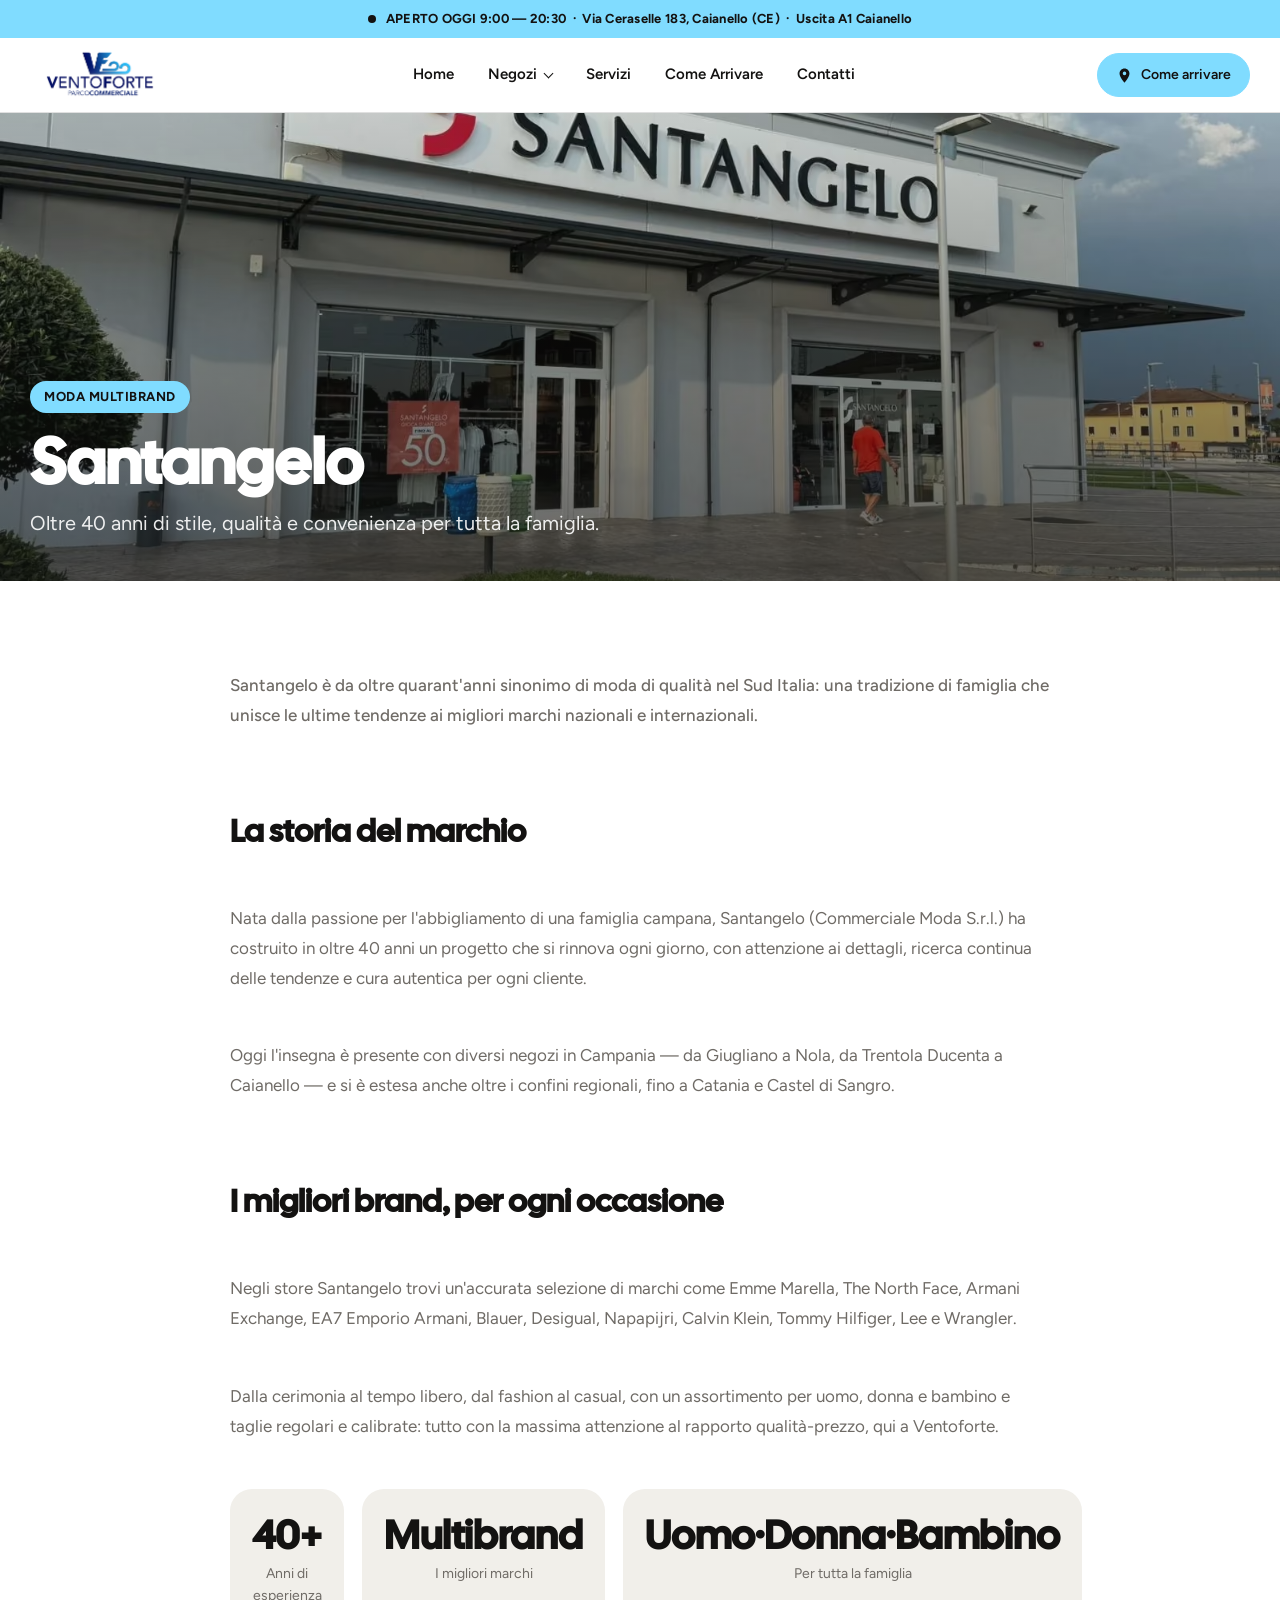
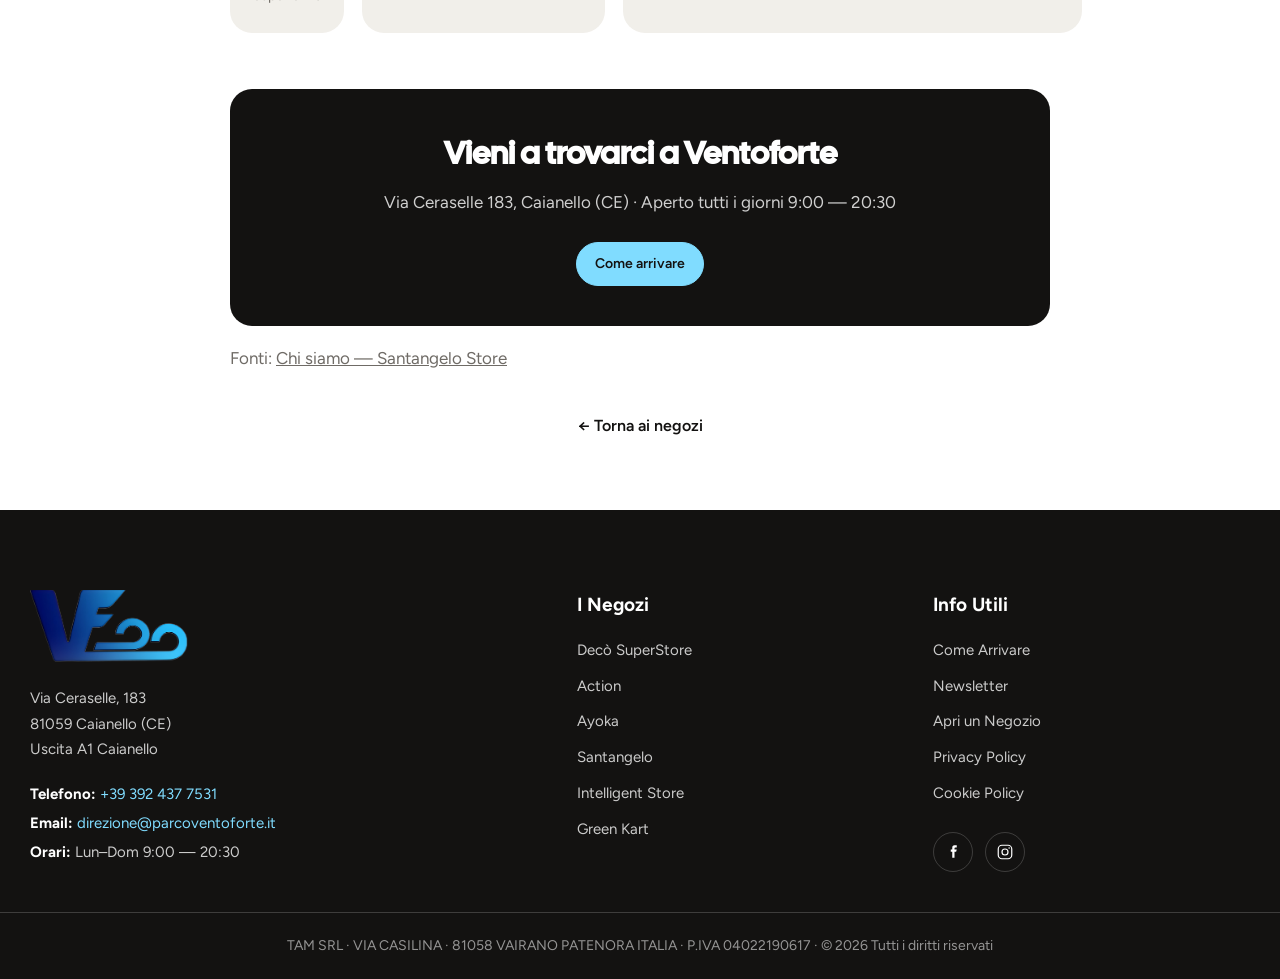
<file: santangelo.html>
<!DOCTYPE html>
<html lang="it">
<head>
<meta charset="UTF-8" />
<meta name="viewport" content="width=device-width, initial-scale=1.0" />
<title>Santangelo — Ventoforte Parco Commerciale | Caianello (CE)</title>
<meta name="description" content="La storia di Santangelo, moda multibrand da oltre 40 anni, e il negozio Santangelo del Parco Commerciale Ventoforte a Caianello." />
<link rel="icon" href="assets/logos/ventoforte-official.png" />
<link rel="preconnect" href="https://fonts.googleapis.com" />
<link rel="preconnect" href="https://fonts.gstatic.com" crossorigin />
<link href="https://fonts.googleapis.com/css2?family=Cal+Sans&family=Figtree:ital,wght@0,300..900;1,300..900&display=swap" rel="stylesheet" />
<link rel="stylesheet" href="css/styles.css?v=5" />
<style>
  .store-hero{position:relative;margin-top:0}
  .store-hero__img{width:100%;height:clamp(320px,52vh,580px);object-fit:cover;display:block}
  .store-hero__overlay{position:absolute;inset:0;background:linear-gradient(180deg,rgba(19,18,17,.15) 0%,rgba(19,18,17,.65) 100%)}
  .store-hero__inner{position:absolute;left:0;right:0;bottom:0;padding-bottom:42px}
  .store-hero__eyebrow{display:inline-block;background:var(--yellow);color:var(--ink);font-weight:700;font-size:13px;letter-spacing:.04em;text-transform:uppercase;padding:6px 14px;border-radius:999px;margin-bottom:16px}
  .store-hero__title{font-family:var(--font-display);color:#fff;font-size:clamp(34px,6vw,64px);line-height:1.02;margin:0}
  .store-hero__sub{color:rgba(255,255,255,.9);font-size:clamp(16px,2vw,20px);margin-top:14px;max-width:640px}

  .store-body{padding:72px 0}
  .store-grid{display:grid;grid-template-columns:1fr;gap:30px;max-width:820px;margin-inline:auto}
  .store-lead{font-size:clamp(19px,2.4vw,24px);line-height:1.5;color:var(--ink);font-weight:500}
  .store-body p{font-size:17px;line-height:1.75;color:var(--muted);margin-top:18px}
  .store-body h2{font-family:var(--font-display);font-size:clamp(24px,3vw,32px);color:var(--ink);margin-top:46px}

  .store-stats{display:grid;grid-template-columns:repeat(3,1fr);gap:18px;max-width:820px;margin:48px auto 0}
  .store-stat{background:var(--cream);border-radius:var(--radius);padding:26px 22px;text-align:center}
  .store-stat b{display:block;font-family:var(--font-display);font-size:clamp(28px,4vw,40px);color:var(--ink);line-height:1}
  .store-stat span{display:block;margin-top:8px;font-size:14px;color:var(--muted)}

  .store-cta{max-width:820px;margin:56px auto 0;background:var(--ink);border-radius:var(--radius);padding:40px 34px;text-align:center}
  .store-cta h3{font-family:var(--font-display);color:#fff;font-size:clamp(24px,3vw,32px);margin:0 0 10px}
  .store-cta p{color:rgba(255,255,255,.8);margin:0 0 24px}
  .store-back{display:inline-flex;align-items:center;gap:8px;margin-top:40px;font-weight:600;color:var(--ink)}
  .store-source{max-width:820px;margin:40px auto 0;font-size:13px;color:var(--muted);line-height:1.7}
  .store-source a{color:var(--muted);text-decoration:underline}
  @media (max-width:640px){.store-stats{grid-template-columns:1fr}}
</style>
</head>
<body>

<!-- ================= TOP BAR ================= -->
<div class="topbar">
  <div class="container topbar__inner">
    <span class="topbar__dot"></span>
    <span>APERTO OGGI 9:00 — 20:30 &nbsp;·&nbsp; Via Ceraselle 183, Caianello (CE) &nbsp;·&nbsp; Uscita A1 Caianello</span>
  </div>
</div>

<header class="header" id="header">
  <div class="container header__inner">
    <a href="index.html" class="header__logo" aria-label="Ventoforte Parco Commerciale">
      <img src="assets/logos/ventoforte-official.png" alt="Ventoforte Parco Commerciale" width="150" height="60" />
    </a>
    <nav class="nav" id="primaryNav">
      <a href="index.html" class="nav__link">Home</a>
      <a href="index.html#negozi" class="nav__link nav__link--has">Negozi</a>
      <a href="index.html#servizi" class="nav__link">Servizi</a>
      <a href="index.html#info" class="nav__link">Come Arrivare</a>
      <a href="contatti.html" class="nav__link">Contatti</a>
    </nav>
    <div class="header__actions">
      <a href="https://maps.google.com/?q=Via+Ceraselle+183+Caianello" target="_blank" rel="noopener" class="btn btn--yellow header__tel">
        <svg viewBox="0 0 24 24" width="17" height="17" fill="currentColor" aria-hidden="true"><path d="M12 2C8.13 2 5 5.13 5 9c0 5.25 7 13 7 13s7-7.75 7-13c0-3.87-3.13-7-7-7zm0 9.5a2.5 2.5 0 1 1 0-5 2.5 2.5 0 0 1 0 5z"/></svg>
        Come arrivare
      </a>
      <button class="burger" id="burger" aria-label="Menu"><span></span><span></span><span></span></button>
    </div>
  </div>
</header>

<main>
  <section class="store-hero">
    <img src="assets/img/santangelo.avif" alt="Negozio Santangelo al Parco Commerciale Ventoforte" class="store-hero__img" />
    <div class="store-hero__overlay"></div>
    <div class="container store-hero__inner">
      <span class="store-hero__eyebrow">Moda multibrand</span>
      <h1 class="store-hero__title">Santangelo</h1>
      <p class="store-hero__sub">Oltre 40 anni di stile, qualità e convenienza per tutta la famiglia.</p>
    </div>
  </section>

  <section class="store-body">
    <div class="container">
      <div class="store-grid">
        <p class="store-lead">Santangelo è da oltre quarant'anni sinonimo di moda di qualità nel Sud Italia: una tradizione di famiglia che unisce le ultime tendenze ai migliori marchi nazionali e internazionali.</p>

        <h2>La storia del marchio</h2>
        <p>Nata dalla passione per l'abbigliamento di una famiglia campana, Santangelo (Commerciale Moda S.r.l.) ha costruito in oltre 40 anni un progetto che si rinnova ogni giorno, con attenzione ai dettagli, ricerca continua delle tendenze e cura autentica per ogni cliente.</p>
        <p>Oggi l'insegna è presente con diversi negozi in Campania — da Giugliano a Nola, da Trentola Ducenta a Caianello — e si è estesa anche oltre i confini regionali, fino a Catania e Castel di Sangro.</p>

        <h2>I migliori brand, per ogni occasione</h2>
        <p>Negli store Santangelo trovi un'accurata selezione di marchi come Emme Marella, The North Face, Armani Exchange, EA7 Emporio Armani, Blauer, Desigual, Napapijri, Calvin Klein, Tommy Hilfiger, Lee e Wrangler.</p>
        <p>Dalla cerimonia al tempo libero, dal fashion al casual, con un assortimento per uomo, donna e bambino e taglie regolari e calibrate: tutto con la massima attenzione al rapporto qualità-prezzo, qui a Ventoforte.</p>
      </div>

      <div class="store-stats"><div class="store-stat"><b>40+</b><span>Anni di esperienza</span></div><div class="store-stat"><b>Multibrand</b><span>I migliori marchi</span></div><div class="store-stat"><b>Uomo·Donna·Bambino</b><span>Per tutta la famiglia</span></div></div>

      <div class="store-cta">
        <h3>Vieni a trovarci a Ventoforte</h3>
        <p>Via Ceraselle 183, Caianello (CE) · Aperto tutti i giorni 9:00 — 20:30</p>
        <a href="https://maps.google.com/?q=Via+Ceraselle+183+Caianello" target="_blank" rel="noopener" class="btn btn--yellow">Come arrivare</a>
      </div>

      <p class="store-source">Fonti: <a href="https://www.santangelostore.it/pages/chi-siamo" target="_blank" rel="noopener">Chi siamo — Santangelo Store</a></p>

      <div class="container" style="text-align:center">
        <a href="index.html#negozi" class="store-back">← Torna ai negozi</a>
      </div>
    </div>
  </section>
</main>

<footer class="footer">
  <div class="container footer__top">
    <div class="footer__col footer__brand">
      <img src="assets/logos/ventoforte-footer-icon.png" alt="Ventoforte" class="footer__logo" />
      <address>Via Ceraselle, 183<br />81059 Caianello (CE)<br />Uscita A1 Caianello</address>
      <p class="footer__contact"><strong>Telefono:</strong> <a href="tel:+393924377531">+39 392 437 7531</a></p>
      <p class="footer__contact"><strong>Email:</strong> <a href="mailto:direzione@parcoventoforte.it">direzione@parcoventoforte.it</a></p>
      <p class="footer__hours"><strong>Orari:</strong> Lun–Dom 9:00 — 20:30</p>
    </div>
    <div class="footer__col">
      <h4>I Negozi</h4>
      <ul>
        <li><a href="deco-superstore.html">Decò SuperStore</a></li>
        <li><a href="action.html">Action</a></li>
        <li><a href="ayoka.html">Ayoka</a></li>
        <li><a href="santangelo.html">Santangelo</a></li>
        <li><a href="intelligent-store.html">Intelligent Store</a></li>
        <li><a href="greenkart.html">Green Kart</a></li>
      </ul>
    </div>
    <div class="footer__col">
      <h4>Info Utili</h4>
      <ul>
        <li><a href="index.html#info">Come Arrivare</a></li>
        <li><a href="index.html#newsletter">Newsletter</a></li>
        <li><a href="contatti.html">Apri un Negozio</a></li>
        <li><a href="privacy.html">Privacy Policy</a></li>
        <li><a href="cookie.html">Cookie Policy</a></li>
      </ul>
      <div class="footer__social">
        <a href="https://www.facebook.com/p/VentoForte-Parco-Commerciale-100090333679022/" target="_blank" rel="noopener" aria-label="Facebook"><svg viewBox="0 0 24 24" width="18" height="18" fill="currentColor"><path d="M14 8.5V7c0-.7.5-1 1-1h2V3h-3c-2.2 0-3 1.5-3 3.5v2H9v3h2v8h3v-8h2.2l.8-3z"/></svg></a>
        <a href="https://www.instagram.com/ventoforteparco/" target="_blank" rel="noopener" aria-label="Instagram"><svg viewBox="0 0 24 24" width="18" height="18" fill="none" stroke="currentColor" stroke-width="1.6"><rect x="3" y="3" width="18" height="18" rx="5"/><circle cx="12" cy="12" r="4"/><circle cx="17.5" cy="6.5" r="1" fill="currentColor" stroke="none"/></svg></a>
      </div>
    </div>
  </div>
  <div class="footer__bottom"><div class="container" style="text-align:center">TAM SRL · VIA CASILINA · 81058 VAIRANO PATENORA ITALIA · P.IVA 04022190617 · © 2026 Tutti i diritti riservati</div></div>
</footer>

<button class="to-top" id="toTop" aria-label="Torna su"><svg viewBox="0 0 24 24" width="20" height="20" fill="none" stroke="currentColor" stroke-width="2"><path d="m6 14 6-6 6 6"/></svg></button>
<script src="js/main.js"></script>
</body>
</html>
</file>
<file: css/styles.css>
/* ===================================================================
   City Plaza — clone stylesheet
   Tokens extracted from city-plaza.cmsmasters.studio/main
=================================================================== */
:root{
  --yellow:#80dcff;
  --ink:#131211;
  --ink-2:#151515;
  --dark:#1a1917;
  --white:#ffffff;
  --cream:#F1EFEA;
  --stone:#D6D3D0;
  --text:#131211;
  --muted:#6F6B66;
  --muted-2:#69727D;
  --line:rgba(0,0,0,.12);
  --line-light:rgba(255,255,255,.18);
  --font-body:"Figtree",-apple-system,BlinkMacSystemFont,"Segoe UI",sans-serif;
  --font-display:"Cal Sans","Figtree",sans-serif;
  --container:1290px;
  --radius:22px;
  --ease:cubic-bezier(.22,.61,.36,1);
}

*{box-sizing:border-box;margin:0;padding:0}
html{scroll-behavior:smooth}
body{
  font-family:var(--font-body);
  color:var(--text);
  background:var(--white);
  line-height:1.55;
  -webkit-font-smoothing:antialiased;
  overflow-x:hidden;
}
img{max-width:100%;display:block}
a{color:inherit;text-decoration:none}
ul{list-style:none}
button{font-family:inherit;cursor:pointer;border:none;background:none}

.container{width:100%;max-width:var(--container);margin-inline:auto;padding-inline:30px}
.center{text-align:center}

/* ---------- typography helpers ---------- */
.section-title{
  font-family:var(--font-display);
  font-weight:400;
  font-size:clamp(38px,5.4vw,76px);
  line-height:1.05;
  letter-spacing:-.01em;
  color:var(--ink);
}
.section-title--light{color:var(--white)}
.muted{color:var(--muted);font-size:18px}
.muted-light{color:rgba(255,255,255,.7);font-size:18px}
.center.muted{max-width:560px;margin:14px auto 0}

.tag-yellow{background:var(--yellow);color:var(--ink);padding:.05em .35em;border-radius:6px;font-weight:700}
.eyebrow-tag{
  display:inline-block;background:var(--yellow);color:var(--ink);
  font-weight:700;font-size:13px;padding:7px 16px;border-radius:30px;margin-bottom:18px;
}

/* ---------- buttons ---------- */
.btn{
  display:inline-flex;align-items:center;justify-content:center;gap:8px;
  font-weight:600;font-size:15px;padding:15px 30px;border-radius:40px;
  transition:transform .25s var(--ease),background .25s,color .25s,border-color .25s;
  white-space:nowrap;cursor:pointer;border:1.5px solid transparent;
}
.btn:hover{transform:translateY(-2px)}
.btn--sm{padding:10px 20px;font-size:14px}
.btn--light{background:var(--white);color:var(--ink)}
.btn--light:hover{background:var(--yellow)}
.btn--dark{background:var(--ink);color:var(--white)}
.btn--dark:hover{background:var(--yellow);color:var(--ink)}
.btn--ghost-light{background:transparent;color:var(--white);border-color:rgba(255,255,255,.55)}
.btn--ghost-light:hover{background:var(--white);color:var(--ink);border-color:var(--white)}
.btn--ghost-dark{background:transparent;color:var(--ink);border-color:rgba(0,0,0,.25)}
.btn--ghost-dark:hover{background:var(--ink);color:var(--white);border-color:var(--ink)}

/* ---------- reveal animation ---------- */
.reveal{opacity:0;transform:translateY(34px);transition:opacity .7s var(--ease),transform .7s var(--ease)}
.reveal.is-in{opacity:1;transform:none}
@media (prefers-reduced-motion:reduce){
  .reveal{opacity:1;transform:none;transition:none}
  html{scroll-behavior:auto}
}

/* ===================== TOP BAR ===================== */
.topbar{background:var(--yellow);color:var(--ink);font-weight:700;font-size:13px;letter-spacing:.02em}
.topbar__inner{display:flex;align-items:center;justify-content:center;gap:10px;height:38px}
.topbar__dot{width:8px;height:8px;border-radius:50%;background:var(--ink);display:inline-block}

/* ===================== HEADER ===================== */
.header{
  position:sticky;top:0;z-index:200;background:var(--white);
  border-bottom:1px solid var(--line);transition:box-shadow .3s,transform .3s;
}
.header.is-scrolled{box-shadow:0 6px 24px rgba(0,0,0,.08)}
.header__inner{display:flex;align-items:center;justify-content:space-between;height:74px;gap:24px}
.header__logo img{height:56px;width:auto}
.nav{display:flex;align-items:center;gap:34px}
.nav__link{font-weight:600;font-size:15px;color:var(--ink);position:relative;display:inline-flex;align-items:center;gap:6px}
.nav__link--has::after{content:"";width:6px;height:6px;border-right:1.5px solid currentColor;border-bottom:1.5px solid currentColor;transform:rotate(45deg);margin-left:2px;margin-top:-3px}
.nav__link::before{content:"";position:absolute;left:0;bottom:-6px;width:0;height:2px;background:var(--yellow);transition:width .3s var(--ease)}
.nav__link:hover::before{width:100%}
.header__actions{display:flex;align-items:center;gap:8px}
.icon-btn{position:relative;display:inline-flex;align-items:center;justify-content:center;width:42px;height:42px;border-radius:50%;color:var(--ink);transition:background .25s}
.icon-btn:hover{background:var(--cream)}
.cart-count{position:absolute;top:4px;right:2px;background:var(--yellow);color:var(--ink);font-size:10px;font-weight:700;width:16px;height:16px;border-radius:50%;display:flex;align-items:center;justify-content:center}
.btn--yellow{background:var(--yellow);color:var(--ink);border-color:var(--yellow);font-size:14px;padding:10px 18px}
.btn--yellow:hover{background:var(--ink);color:var(--white);transform:translateY(-2px)}
.header__tel{display:flex}
@media(max-width:900px){.header__tel{display:none}}
.burger{display:flex;flex-direction:column;justify-content:center;gap:4px;width:44px;height:42px;border-radius:12px;background:var(--yellow);padding:0 11px}
.burger span{height:2px;background:var(--ink);border-radius:2px;transition:.3s}
.burger.is-open span:nth-child(1){transform:translateY(6px) rotate(45deg)}
.burger.is-open span:nth-child(2){opacity:0}
.burger.is-open span:nth-child(3){transform:translateY(-6px) rotate(-45deg)}

/* ===================== HERO ===================== */
.hero{position:relative;min-height:640px;display:flex;align-items:flex-end;overflow:hidden;color:var(--white)}
.hero__bg{position:absolute;inset:0;background-size:cover;background-position:center;transform:scale(1.05)}
.hero__overlay{position:absolute;inset:0;background:linear-gradient(90deg,rgba(0,0,0,.72) 0%,rgba(0,0,0,.38) 50%,rgba(0,0,0,.1) 100%)}
/* hero__inner usa .container ma NON sovrascrive max-width — il testo parte
   esattamente dal bordo sinistro del container, allineato col logo dell'header */
.hero__inner{position:relative;z-index:2;padding-top:140px;padding-bottom:96px}
.hero__content{max-width:720px}
.hero__eyebrow{font-weight:700;font-size:clamp(17px,1.8vw,22px);margin-bottom:16px}
.hero__title{font-family:var(--font-display);font-weight:400;font-size:clamp(44px,6.2vw,90px);line-height:1.04;letter-spacing:-.01em;margin-bottom:32px}
.hero__buttons{display:flex;gap:14px;flex-wrap:wrap}

/* ===================== STATS ===================== */
.stats{padding:96px 0 110px}
.stats__inner{
  display:grid;
  grid-template-columns:minmax(0,1fr) minmax(300px,32%) minmax(0,1fr);
  gap:30px;
  align-items:stretch;
}
.stats__col{display:flex;flex-direction:column;gap:42px}
.stats__col--l{align-items:flex-start;text-align:left}
.stats__col--r{align-items:flex-end;text-align:right}
.stats__col--c{align-items:center;justify-content:flex-start;padding-top:26px}

/* numeri — peso massimo, stile Figtree Black */
.stat__num{
  font-family:var(--font-body);
  font-weight:900;
  font-size:clamp(42px,5vw,84px);
  line-height:.9;
  color:var(--ink);
  letter-spacing:-0.04em;
}
.stat__num span{font-size:inherit}
.stat__label{
  font-weight:700;font-size:15px;color:var(--muted);
  margin-top:12px;line-height:1.4;
}
.stat__label small{display:block;font-weight:500;font-size:12px;margin-top:3px}

/* foto */
.stat__photo{
  display:block;
  object-fit:cover;
  border-radius:18px;
  box-shadow:0 16px 44px rgba(0,0,0,.13);
}
.stat__photo--a{width:172px;height:144px}
.stat__photo--c{width:182px;height:138px}
.stat__photo--b{width:100%;max-width:360px;height:auto;object-fit:contain;margin-top:6px}

/* paragrafo centrale — bold + centrato, nessuna collisione */
.stats__intro{
  text-align:center;
  font-family:var(--font-body);
  font-weight:600;
  font-size:clamp(17px,1.4vw,20px);
  line-height:1.5;
  color:var(--ink);
  max-width:360px;
}
.stats__intro mark{
  background:var(--yellow);
  color:var(--ink);
  font-weight:800;
  padding:0 .14em;
  border-radius:4px;
}

/* ── responsive ──────────────────────── */
@media(max-width:860px){
  .stats{padding:64px 0 72px}
  .stats__inner{grid-template-columns:1fr 1fr;gap:40px 24px}
  .stats__col{gap:24px}
  .stats__col--r{align-items:flex-start;text-align:left}
  .stats__col--c{grid-column:1/-1;order:-1;padding-top:0;align-items:center}
  .stats__intro{max-width:520px}
  .stat__photo--a,.stat__photo--c{display:none}
  .stat__photo--b{max-width:100%;height:auto}
}
@media(max-width:520px){
  .stats__inner{grid-template-columns:1fr;text-align:center}
  .stats__col--l,.stats__col--r{align-items:center;text-align:center}
}

/* ===================== PLAN YOUR VISIT + EVENTS (dark) ===================== */
.visit{background:var(--ink);padding:96px 0 110px;color:var(--white)}
.visit__grid{display:grid;grid-template-columns:repeat(3,1fr);gap:24px;margin-top:54px}
.visit-card{position:relative;height:360px;border-radius:var(--radius);background-size:cover;background-position:center;overflow:hidden;display:flex;align-items:flex-end;padding:18px}
.visit-card--cta{background:var(--yellow);align-items:center;justify-content:center;text-align:center;padding:32px}
.visit-card--cta::after{display:none}
.visit-cta h3{font-family:var(--font-display);font-weight:400;font-size:clamp(24px,2.1vw,32px);line-height:1.12;color:var(--ink);margin-bottom:24px}
.visit-card::after{content:"";position:absolute;inset:0;background:linear-gradient(180deg,transparent 40%,rgba(0,0,0,.35));pointer-events:none}
.visit-card__panel{position:relative;z-index:2;width:100%;background:var(--white);color:var(--ink);border-radius:16px;padding:20px 22px;display:flex;align-items:center;justify-content:space-between;gap:16px}
.visit-card__panel h3{font-size:21px;font-weight:700;margin-bottom:4px}
.visit-card__panel p{font-size:14px;color:var(--muted)}
.arrow-btn{flex:0 0 auto;width:46px;height:46px;border-radius:50%;background:var(--yellow);color:var(--ink);display:flex;align-items:center;justify-content:center;font-size:20px;transition:transform .3s var(--ease)}
.arrow-btn:hover{transform:rotate(45deg)}

/* events */
.events{padding-top:104px}
.events__head{display:flex;align-items:flex-end;justify-content:space-between;gap:24px;margin-bottom:42px}
.events__head .muted-light{margin-top:10px}
.events__viewport{overflow:hidden}
.events__track{display:flex;gap:24px;transition:transform .6s var(--ease);will-change:transform}
.event-card{flex:0 0 calc((100% - 72px)/4);background:var(--white);color:var(--ink);border-radius:18px;overflow:hidden;display:flex;flex-direction:column}
.event-card__img{position:relative;height:200px;background-size:cover;background-position:center}
.cat-tag{position:absolute;left:14px;bottom:-12px;background:var(--yellow);color:var(--ink);font-size:11px;font-weight:800;letter-spacing:.04em;padding:6px 12px;border-radius:6px}
.cat-tag::before{content:"∗ "}
.cat-tag--offers{background:var(--yellow)}
.event-card__body{padding:26px 22px 24px;display:flex;flex-direction:column;align-items:flex-start;gap:12px;flex:1}
.event-card__body .date{display:inline-flex;align-items:center;gap:7px;color:var(--muted);font-size:13px;font-weight:500}
.event-card__body h3{font-size:20px;font-weight:700;line-height:1.25;flex:1}
.events__nav{display:flex;justify-content:center;gap:14px;margin-top:40px}
.round-btn{width:48px;height:48px;border-radius:50%;background:var(--yellow);color:var(--ink);font-size:22px;line-height:1;display:flex;align-items:center;justify-content:center;transition:transform .25s,background .25s}
.round-btn:hover{transform:scale(1.08)}

/* ===================== APRI IL TUO NEGOZIO ===================== */
.open-store{background:var(--yellow);color:var(--ink);padding:90px 0;text-align:center}
.open-store__inner{max-width:720px;margin-inline:auto}
.eyebrow-tag--dark{background:var(--ink);color:#fff}
.open-store .section-title{font-size:clamp(32px,4vw,56px);margin-bottom:18px}
.open-store p{font-size:18px;line-height:1.6;color:rgba(19,18,17,.78);margin:0 auto 28px;max-width:600px}

/* ===================== PUBBLICITÀ / LED WALL ===================== */
.adv{background:#F0474B;color:var(--white);padding:96px 0;overflow:hidden}
.adv__inner{display:grid;grid-template-columns:1.1fr .9fr;gap:56px;align-items:center}
.adv__media{justify-self:center;display:flex;align-items:center;justify-content:center;width:100%;min-height:260px;border-radius:18px;background:rgba(0,0,0,.12)}
.adv__photo{width:auto;max-width:100%;max-height:540px;border-radius:18px;box-shadow:0 28px 60px rgba(0,0,0,.4)}
.adv__text .section-title{margin:6px 0 18px}
.adv__text p{color:rgba(255,255,255,.82);font-size:17px;max-width:470px;margin-bottom:22px}
.adv__points{display:flex;flex-direction:column;gap:12px;margin-bottom:30px}
.adv__points li{position:relative;padding-left:30px;font-weight:600;font-size:15px;color:#fff}
.adv__points li::before{content:"";position:absolute;left:0;top:2px;width:18px;height:18px;border-radius:50%;background:var(--yellow);
  background-image:url("data:image/svg+xml,%3Csvg xmlns='http://www.w3.org/2000/svg' viewBox='0 0 24 24' fill='none' stroke='%23131211' stroke-width='3' stroke-linecap='round' stroke-linejoin='round'%3E%3Cpath d='M5 12l4 4 10-10'/%3E%3C/svg%3E");background-size:12px;background-repeat:no-repeat;background-position:center}
.adv__totem{justify-self:center;width:240px;display:flex;flex-direction:column;align-items:center;gap:12px;filter:drop-shadow(0 30px 55px rgba(0,0,0,.55))}
.adv__totem-top{width:100%;background:linear-gradient(135deg,#b3122a,#7a0c1d);border-radius:14px;padding:20px 16px;display:flex;justify-content:center}
.adv__totem-top img{height:46px;width:auto;filter:brightness(0) invert(1)}
.adv__totem-screen{width:168px;background:linear-gradient(180deg,#39b2ec,#0b6fb0);border-radius:12px;padding:13px;display:flex;flex-direction:column;gap:11px}
.adv__slot{background:#fff;border-radius:8px;height:56px;display:flex;align-items:center;justify-content:center;padding:9px}
.adv__slot img{max-height:32px;max-width:86%;object-fit:contain}
.adv__slot--you{background:var(--yellow);color:var(--ink);font-weight:800;font-size:13px;letter-spacing:.01em;text-align:center}

/* ===================== BRANDS ===================== */
.brands{padding:104px 0}
.brands__grid{display:grid;grid-template-columns:repeat(6,1fr);gap:20px;margin:54px 0 48px}
.brand-card{aspect-ratio:1/.95;border:1px solid var(--line);border-radius:20px;display:flex;align-items:center;justify-content:center;padding:28px;transition:box-shadow .3s,transform .3s;background:var(--white);overflow:hidden}
.brand-card:hover{box-shadow:0 14px 30px rgba(0,0,0,.07);transform:translateY(-3px)}
.brand-card img{width:auto;max-width:80%;object-fit:contain}
.brand-card--deco{background:#15394d}
.brand-card--deco img{max-width:82%;max-height:80px;object-fit:contain}
.brand-card--dark{background:#333}
.brand-card--soon{border-style:dashed;opacity:.5}
.brand-card--soon span{font-family:var(--font-body);font-size:12px;font-weight:600;color:var(--muted);text-transform:uppercase;letter-spacing:.06em}

/* ===================== PLAN OF CITY PLAZA ===================== */
.plan{padding:60px 0 100px}
.plan__inner{display:grid;grid-template-columns:1fr 1.05fr;gap:60px;align-items:center}
.plan__left .section-title{margin-bottom:26px}
.plan__tabs{display:flex;gap:10px;margin-bottom:26px;flex-wrap:wrap}
.pill{padding:10px 22px;border-radius:30px;border:1px solid var(--line);font-weight:600;font-size:14px;color:var(--ink);background:var(--white);transition:.25s}
.pill.is-active,.pill:hover{background:var(--ink);color:var(--white);border-color:var(--ink)}
.plan__list{columns:2;column-gap:40px;margin-bottom:30px}
.plan__list li{padding:9px 0;font-weight:500;font-size:15px;border-bottom:1px solid var(--line);break-inside:avoid}
.plan__right{position:relative}
.plan__map{width:100%;border-radius:var(--radius);object-fit:cover;aspect-ratio:4/3}
.plan__inset{position:absolute;left:-26px;bottom:-34px;width:190px;height:150px;object-fit:cover;border-radius:16px;border:6px solid var(--white);box-shadow:0 18px 40px rgba(0,0,0,.18)}

/* ===================== MARQUEE ===================== */
.marquee-wrap{position:relative;height:200px;margin:30px 0 0;overflow:hidden}
.marquee{position:absolute;left:-6%;width:112%;padding:14px 0;white-space:nowrap;overflow:hidden}
.marquee--yellow{top:60px;background:var(--yellow);color:var(--ink);transform:rotate(-3.5deg);z-index:2}
.marquee--dark{top:96px;background:#3a3a3a;color:var(--white);transform:rotate(2.5deg);z-index:1}
.marquee__track{display:inline-flex;gap:0;animation:marq 26s linear infinite}
.marquee__track--rev{animation-direction:reverse;animation-duration:30s}
.marquee span{font-family:var(--font-display);font-size:26px;font-weight:400;padding:0 26px;display:inline-flex;align-items:center;gap:24px}
.marquee i{font-style:normal;opacity:.85}
@keyframes marq{to{transform:translateX(-50%)}}
@media (prefers-reduced-motion:reduce){.marquee__track{animation:none}}

/* ===================== SERVICES ===================== */
.services{padding:96px 0}
.services__inner{display:grid;grid-template-columns:0.9fr 2.1fr;gap:50px;align-items:start}
.services__grid{display:grid;grid-template-columns:repeat(3,1fr);gap:30px 28px}
.services__grid li{display:flex;align-items:flex-start;gap:14px;font-weight:600;font-size:16px;line-height:1.35}
.svc-ico{flex:0 0 auto;width:30px;height:30px;color:var(--ink);display:flex;align-items:center;justify-content:center}
.svc-ico svg{width:28px;height:28px}

/* ===================== INSTAGRAM ===================== */
.instagram{background:var(--cream);padding:100px 0}
.ig__head{max-width:620px;margin:0 auto 46px;display:flex;flex-direction:column;align-items:center;text-align:center}
.ig__head .section-title{font-size:clamp(32px,4vw,58px)}
.ig__head .muted{margin:14px 0 24px}
.ig__follow{align-self:center}
.ig__feed{min-height:120px}
.ig__preview{display:grid;grid-template-columns:repeat(6,1fr);gap:14px}
.ig__tile{position:relative;aspect-ratio:1;border-radius:14px;overflow:hidden;display:block;background:var(--stone)}
.ig__tile img{width:100%;height:100%;object-fit:cover;transition:transform .45s var(--ease)}
.ig__tile::after{content:"";position:absolute;inset:0;background:rgba(19,18,17,0);transition:background .3s}
.ig__tile:hover img{transform:scale(1.07)}
.ig__tile:hover::after{background:rgba(19,18,17,.22)}
.ig__ico{position:absolute;inset:0;margin:auto;width:30px;height:30px;opacity:0;transform:scale(.8);transition:.3s;z-index:2;
  background:url("data:image/svg+xml,%3Csvg xmlns='http://www.w3.org/2000/svg' viewBox='0 0 24 24' fill='none' stroke='%23ffffff' stroke-width='2'%3E%3Crect x='3' y='3' width='18' height='18' rx='5'/%3E%3Ccircle cx='12' cy='12' r='4'/%3E%3Ccircle cx='17.5' cy='6.5' r='1' fill='%23ffffff' stroke='none'/%3E%3C/svg%3E") center/contain no-repeat}
.ig__tile:hover .ig__ico{opacity:1;transform:scale(1)}
/* widget LightWidget incollato dall'utente */
.lightwidget-widget{width:100%!important;border:0;overflow:hidden}

/* ===================== ACCESS CTA ===================== */
.access{position:relative;overflow:hidden;color:var(--white)}
.access__bg{position:absolute;inset:0;background-size:cover;background-position:center}
.access__overlay{position:absolute;inset:0;background:linear-gradient(90deg,rgba(0,0,0,.62),rgba(0,0,0,.35))}
.access__inner{position:relative;z-index:2;display:grid;grid-template-columns:1.1fr .9fr;gap:50px;align-items:center;padding:110px 30px}
.access__left{position:relative}
.access__photo{position:absolute;left:0;bottom:-150px;width:150px;height:190px;object-fit:cover;border-radius:14px;border:6px solid var(--white);box-shadow:0 16px 36px rgba(0,0,0,.3);display:none}
.access__right p{font-size:17px;color:rgba(255,255,255,.9);margin-bottom:22px;max-width:420px}
.access__info-grid{display:grid;grid-template-columns:1fr 1fr;gap:14px 24px;margin-bottom:28px}
.access__info-item{font-size:14px;color:rgba(255,255,255,.8);line-height:1.5}
.access__info-item strong{display:block;color:var(--white);font-size:13px;text-transform:uppercase;letter-spacing:.05em;margin-bottom:3px}
.access__buttons{display:flex;gap:14px;flex-wrap:wrap}

/* ===================== CONTATTI / APRI NEGOZIO ===================== */
.hp{position:absolute!important;left:-9999px!important;width:1px;height:1px;opacity:0;pointer-events:none}
.contact{background:var(--cream);padding:96px 0}
.contact__inner{display:grid;grid-template-columns:1fr 1fr;gap:56px;align-items:center}
.contact__intro .section-title{font-size:clamp(32px,4vw,58px);margin:6px 0 18px}
.contact__intro .muted{max-width:460px}
.contact__points{margin-top:24px;display:flex;flex-direction:column;gap:12px}
.contact__points li{position:relative;padding-left:30px;font-weight:600;color:var(--ink);font-size:15px}
.contact__points li::before{content:"";position:absolute;left:0;top:2px;width:18px;height:18px;border-radius:50%;background:var(--yellow);
  background-image:url("data:image/svg+xml,%3Csvg xmlns='http://www.w3.org/2000/svg' viewBox='0 0 24 24' fill='none' stroke='%23131211' stroke-width='3' stroke-linecap='round' stroke-linejoin='round'%3E%3Cpath d='M5 12l4 4 10-10'/%3E%3C/svg%3E");background-size:12px;background-repeat:no-repeat;background-position:center}
.contact__direct{margin-top:30px;padding-top:26px;border-top:1px solid var(--line);display:flex;flex-wrap:wrap;gap:14px 36px}
.contact__direct a,.contact__direct span{font-size:15px;color:var(--ink);font-weight:600}
.contact__direct strong{display:block;font-size:12px;font-weight:700;text-transform:uppercase;letter-spacing:.05em;color:var(--muted);margin-bottom:3px}
.contact__direct a:hover{color:var(--muted)}
.contact__form{background:var(--white);border-radius:var(--radius);padding:34px;box-shadow:0 20px 50px rgba(0,0,0,.07)}
.field{display:flex;flex-direction:column;margin-bottom:16px}
.field-row{display:grid;grid-template-columns:1fr 1fr;gap:16px}
.field label{font-size:13px;font-weight:700;color:var(--ink);margin-bottom:7px}
.field input,.field textarea,.field select{font-family:inherit;font-size:15px;color:var(--ink);background:var(--cream);border:1.5px solid transparent;border-radius:12px;padding:13px 15px;transition:border-color .2s,background .2s;width:100%;resize:vertical}
.field select{appearance:none;-webkit-appearance:none;cursor:pointer;
  background-image:url("data:image/svg+xml,%3Csvg xmlns='http://www.w3.org/2000/svg' viewBox='0 0 24 24' fill='none' stroke='%23131211' stroke-width='2' stroke-linecap='round' stroke-linejoin='round'%3E%3Cpath d='M6 9l6 6 6-6'/%3E%3C/svg%3E");background-repeat:no-repeat;background-position:right 14px center;background-size:16px;padding-right:40px}
.field input:focus,.field textarea:focus,.field select:focus{outline:none;border-color:var(--yellow);background-color:var(--white)}
.contact__form .btn{width:100%;margin-top:6px}
.form-status{font-size:14px;font-weight:600;margin-top:14px;min-height:1px;text-align:center}
.form-status.is-ok{color:#1a7f4b}
.form-status.is-err{color:#c0392b}

/* ===================== NEWSLETTER ===================== */
.newsletter{padding:90px 0}
.newsletter__inner{display:flex;align-items:center;justify-content:center;gap:40px}
.newsletter__img{width:150px;height:150px;object-fit:cover;border-radius:18px;flex:0 0 auto}
.newsletter__center{flex:1;max-width:620px;text-align:center}
.newsletter__center .section-title{font-size:clamp(28px,3.4vw,44px);margin-bottom:26px}
.newsletter__form{display:flex;gap:14px;justify-content:center;flex-wrap:wrap;border-bottom:1px solid var(--line);padding-bottom:6px;max-width:520px;margin-inline:auto}
.newsletter__form input{flex:1;min-width:220px;border:none;outline:none;font-size:16px;font-family:inherit;padding:12px 4px;background:transparent}

/* ===================== FOOTER ===================== */
.footer{background:var(--ink);color:rgba(255,255,255,.78);padding-top:80px;overflow:hidden}
.footer__top{display:grid;grid-template-columns:1.6fr 1fr 1fr;gap:40px;padding-bottom:30px}
.footer__brand h3{font-family:var(--font-display);font-weight:400;font-size:28px;color:var(--white);line-height:1.2;margin-bottom:22px;max-width:380px}
.footer__logo{height:72px;width:auto;margin-bottom:24px}
.footer address{font-style:normal;line-height:1.7;margin-bottom:20px;font-size:15px}
.footer__contact,.footer__hours{font-size:15px;margin-bottom:6px}
.footer__contact strong,.footer__hours strong{color:var(--white)}
.footer__contact a{color:var(--yellow)}
.footer__col h4{color:var(--white);font-size:19px;font-weight:700;margin-bottom:18px}
.footer__col h4.mt{margin-top:30px}
.footer__col ul li{margin-bottom:11px}
.footer__col ul a{font-size:15px;transition:color .2s}
.footer__col ul a:hover{color:var(--yellow)}
.footer__social{display:flex;gap:12px;margin-top:26px}
.footer__social a{width:40px;height:40px;border-radius:50%;border:1px solid var(--line-light);display:flex;align-items:center;justify-content:center;color:var(--white);transition:.25s}
.footer__social a:hover{background:var(--yellow);color:var(--ink);border-color:var(--yellow)}
.footer__wordmark{padding:10px 30px 0}
.footer__wordmark span{font-family:var(--font-display);font-weight:400;font-size:clamp(70px,15vw,210px);line-height:.9;color:var(--white);display:block;letter-spacing:-.02em}
.footer__wordmark .dot{color:var(--yellow);font-style:normal}
.footer__bottom{border-top:1px solid var(--line-light);margin-top:10px;padding:22px 0}
.footer__bottom .container{font-size:14px;color:rgba(255,255,255,.55);text-align:right}

/* ===================== BACK TO TOP ===================== */
.to-top{position:fixed;right:26px;bottom:26px;width:48px;height:48px;border-radius:14px;background:var(--yellow);color:var(--ink);display:flex;align-items:center;justify-content:center;z-index:150;opacity:0;pointer-events:none;transform:translateY(12px);transition:.3s;box-shadow:0 8px 22px rgba(0,0,0,.18)}
.to-top.is-show{opacity:1;pointer-events:auto;transform:none}

/* ===================== POPUP ===================== */
.popup{position:fixed;inset:0;background:rgba(0,0,0,.55);display:flex;align-items:center;justify-content:center;z-index:300;opacity:0;pointer-events:none;transition:opacity .4s;padding:20px}
.popup.is-open{opacity:1;pointer-events:auto}
.popup__box{position:relative;background:var(--white);border-radius:18px;padding:46px 40px 40px;max-width:440px;width:100%;text-align:center;transform:translateY(20px) scale(.96);transition:transform .4s var(--ease)}
.popup.is-open .popup__box{transform:none}
.popup__box h3{font-family:var(--font-display);font-weight:400;font-size:26px;line-height:1.2;margin-bottom:22px;color:var(--ink)}
.popup__close{position:absolute;top:14px;right:16px;font-size:26px;line-height:1;color:var(--ink);width:34px;height:34px;border-radius:50%;transition:background .2s}
.popup__close:hover{background:var(--cream)}
.popup__form{display:flex;flex-direction:column;gap:12px}
.popup__form input{border:1px solid var(--line);border-radius:30px;padding:14px 20px;font-size:15px;font-family:inherit;outline:none}
.popup__form input:focus{border-color:var(--ink)}
.popup__form .btn{width:100%}

/* ===================== RESPONSIVE ===================== */
@media (max-width:1100px){
  .services__inner{grid-template-columns:1fr;gap:30px}
  .services__grid{grid-template-columns:repeat(2,1fr)}
  .event-card{flex:0 0 calc((100% - 48px)/3)}
  .ig__preview{grid-template-columns:repeat(3,1fr)}
  .brands__grid{grid-template-columns:repeat(4,1fr)}
  .footer__wordmark span{font-size:15vw}
}
@media (max-width:900px){
  .nav{
    position:fixed;top:0;right:0;height:100vh;width:300px;max-width:84vw;background:var(--white);
    flex-direction:column;align-items:flex-start;justify-content:flex-start;gap:6px;
    padding:100px 30px 30px;transform:translateX(100%);transition:transform .4s var(--ease);
    box-shadow:-20px 0 50px rgba(0,0,0,.12);z-index:190;
  }
  .nav.is-open{transform:none}
  .nav__link{font-size:19px;padding:10px 0;width:100%;border-bottom:1px solid var(--line)}
  .nav__link::before{display:none}
  .burger{display:flex}
  .visit__grid{grid-template-columns:1fr 1fr}
  .adv__inner{grid-template-columns:1fr;gap:40px;text-align:center}
  .adv__text p,.adv__points{margin-inline:auto}
  .adv__points{display:inline-flex;text-align:left}
  .plan__inner{grid-template-columns:1fr;gap:60px}
  .plan__inset{left:auto;right:0}
  .access__inner{grid-template-columns:1fr;gap:30px;padding:80px 30px}
  .newsletter__img{display:none}
  .footer__top{grid-template-columns:1fr 1fr}
  .footer__brand{grid-column:1 / -1}
  .events__head{flex-direction:column;align-items:flex-start}
}
@media (max-width:760px){
  .visit__grid{grid-template-columns:1fr}
  .contact__inner{grid-template-columns:1fr;gap:36px}
  .contact__form{padding:24px}
  .field-row{grid-template-columns:1fr}
  .event-card{flex:0 0 80%}
  .ig__preview{grid-template-columns:repeat(3,1fr)}
  .brands__grid{grid-template-columns:repeat(3,1fr)}
  .services__grid{grid-template-columns:1fr}
  .footer__top{grid-template-columns:1fr}
  .footer__bottom .container{text-align:center}
  .hero__inner{padding-bottom:60px}
}
@media (max-width:760px){
  .header__inner{height:64px}
  .nav{padding-top:90px}
}
@media (min-width:901px){
  .burger{display:none}
}
</file>
